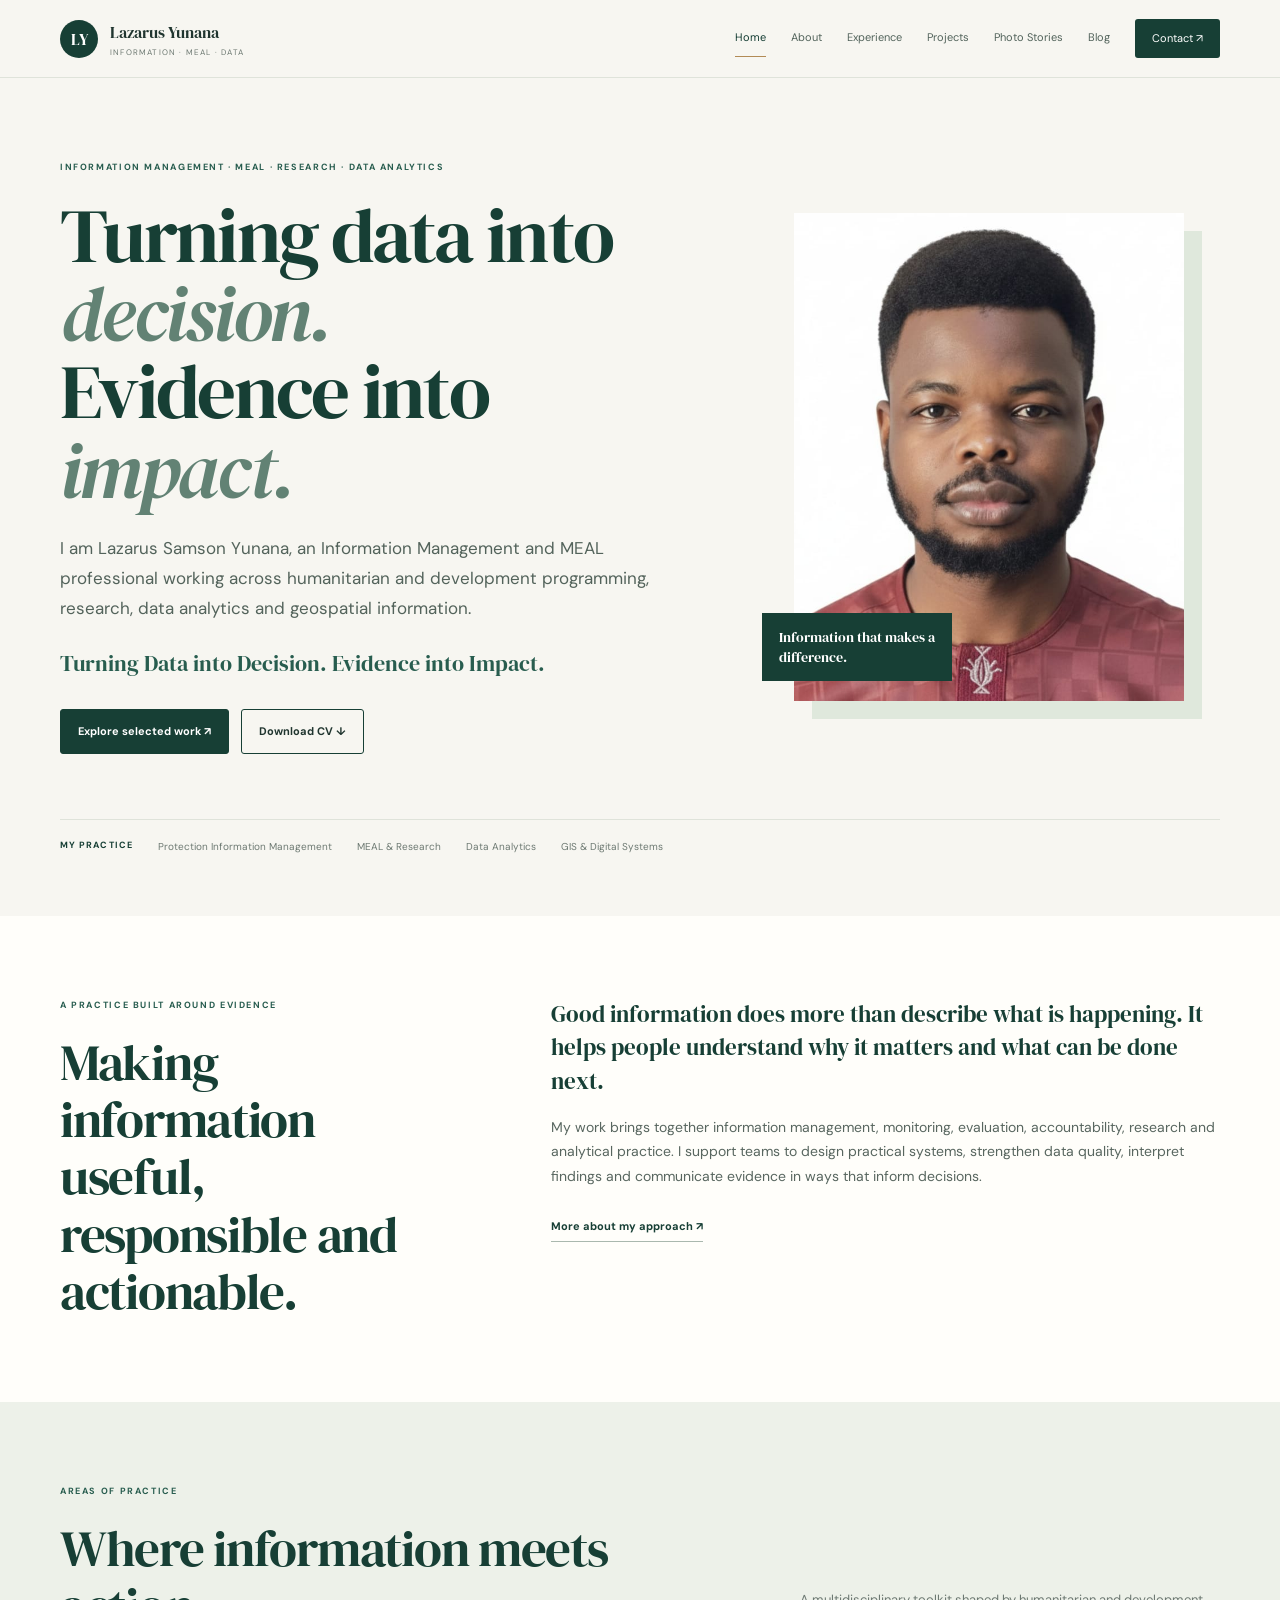
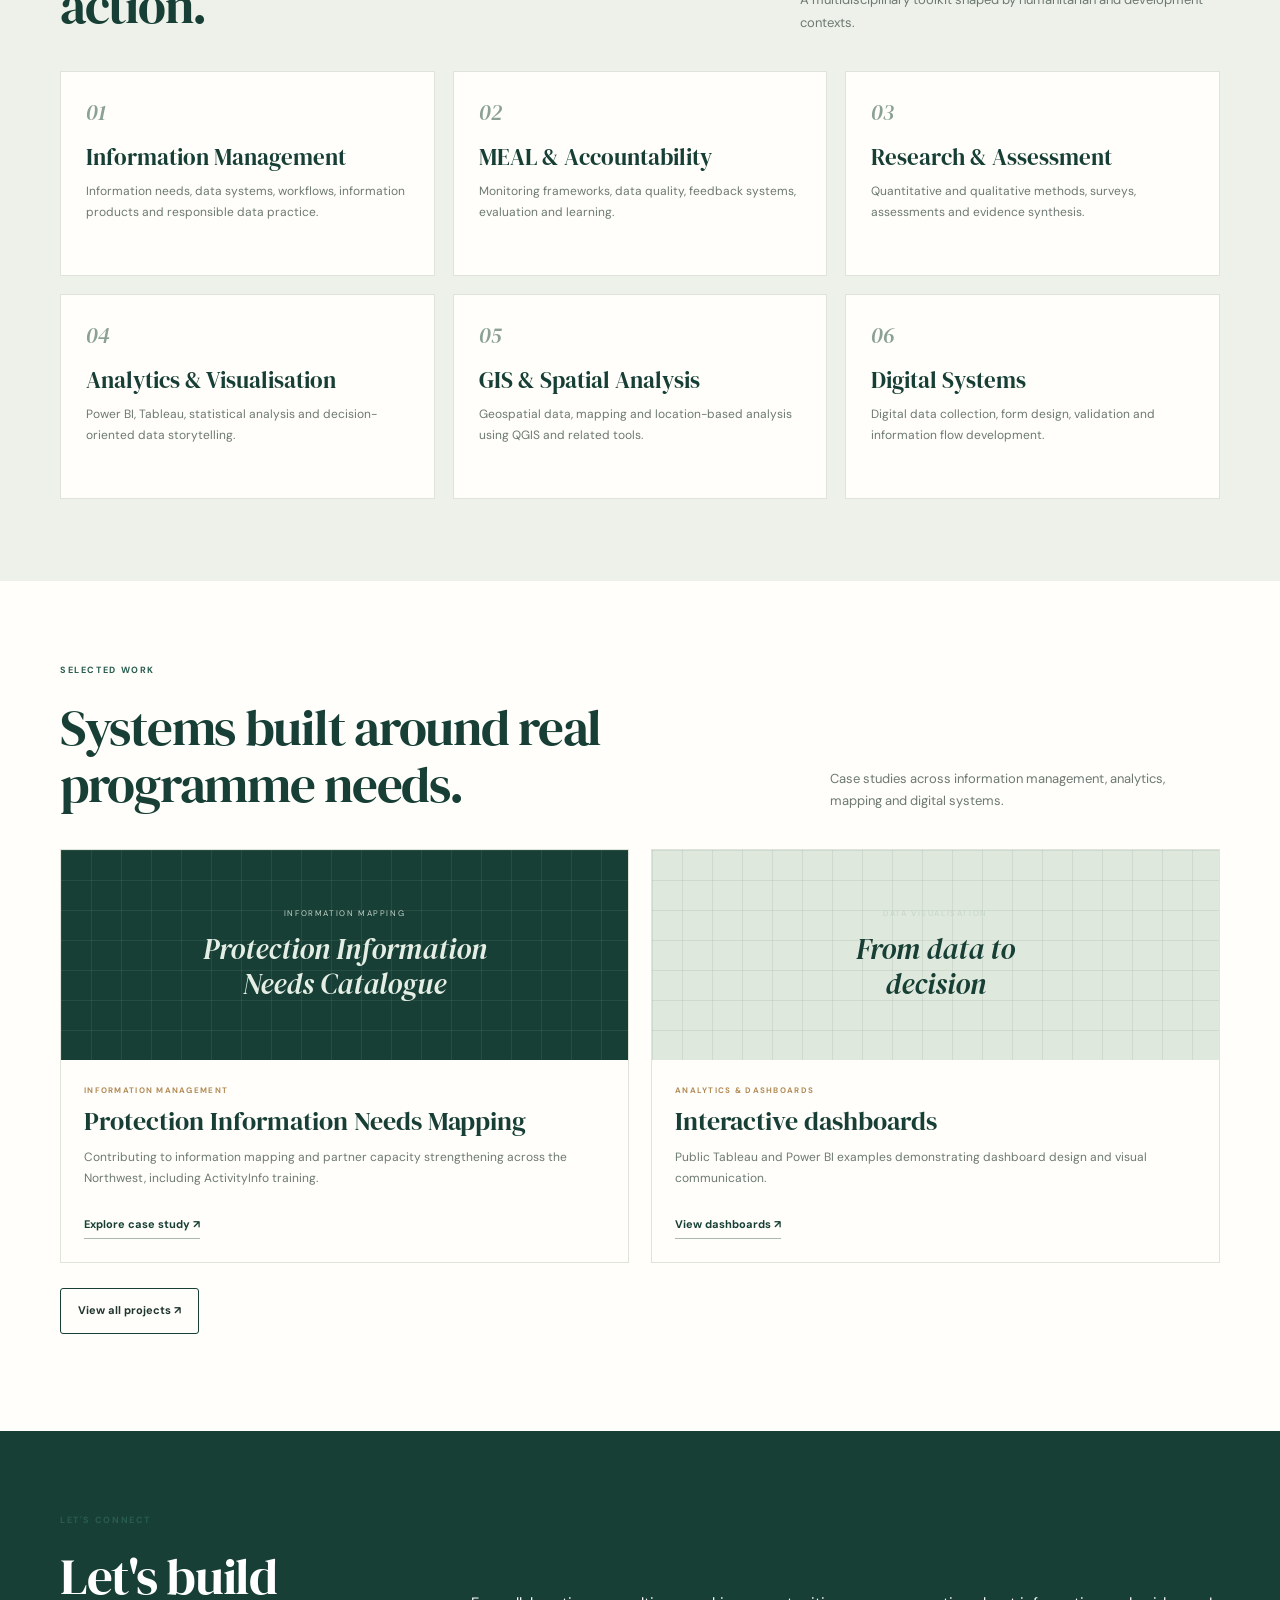
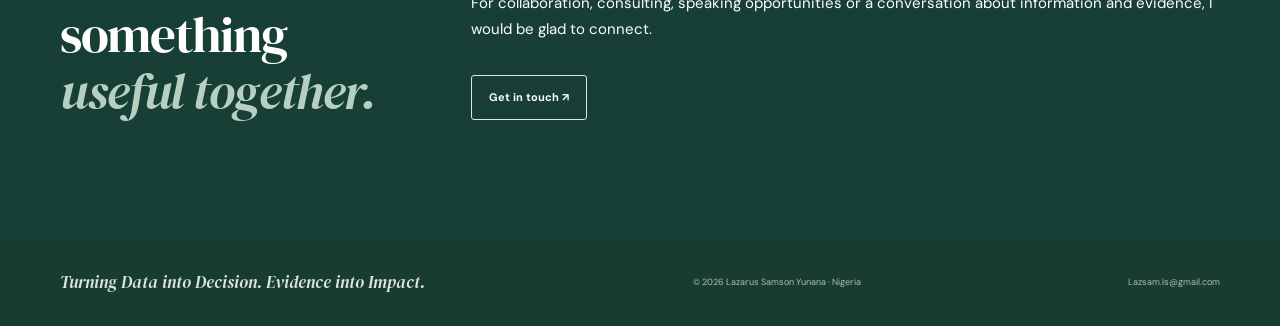
<file: index.html>
<!doctype html><html lang="en"><head><meta charset="utf-8"><meta name="viewport" content="width=device-width,initial-scale=1"><meta name="description" content="Information Management, MEAL, research, data analytics and GIS professional portfolio."><meta name="theme-color" content="#173f35"><title>Home | Lazarus Samson Yunana</title><link rel="stylesheet" href="style.css"><script defer src="script.js"></script></head><body><header class="site-header"><div class="container nav-wrap"><a class="brand" href="index.html"><span class="brand-mark">LY</span><span class="brand-copy"><strong>Lazarus Yunana</strong><small>Information · MEAL · Data</small></span></a><button class="menu-btn" aria-expanded="false">Menu</button><nav class="nav"><a href="index.html" aria-current="page">Home</a><a href="about.html" >About</a><a href="experience.html" >Experience</a><a href="projects.html" >Projects</a><a href="stories.html" >Photo Stories</a><a href="insights.html" >Blog</a><a class="nav-cta" href="contact.html">Contact ↗</a></nav></div></header><main>
<section class="hero"><div class="container hero-grid"><div><p class="eyebrow">INFORMATION MANAGEMENT · MEAL · RESEARCH · DATA ANALYTICS</p><h1>Turning data into <em>decision.</em><br>Evidence into <em>impact.</em></h1><p class="hero-lead">I am Lazarus Samson Yunana, an Information Management and MEAL professional working across humanitarian and development programming, research, data analytics and geospatial information.</p><p class="hero-tagline">Turning Data into Decision. Evidence into Impact.</p><div class="hero-actions"><a class="btn btn-primary" href="projects.html">Explore selected work ↗</a><a class="btn" href="documents/Lazarus-Samson-Yunana-CV.pdf" download>Download CV ↓</a></div></div><div class="portrait-wrap"><img class="portrait" src="images/profile-photo.jpeg" alt="Portrait of Lazarus Samson Yunana"><div class="portrait-note">Information that makes a difference.</div></div></div><div class="container hero-foot"><strong>MY PRACTICE</strong><span>Protection Information Management</span><span>MEAL & Research</span><span>Data Analytics</span><span>GIS & Digital Systems</span></div></section>
<section class="section section-white"><div class="container intro-grid"><div><p class="section-kicker">A PRACTICE BUILT AROUND EVIDENCE</p><h2 class="section-title">Making information useful, responsible and actionable.</h2></div><div class="intro-copy"><p class="lead">Good information does more than describe what is happening. It helps people understand why it matters and what can be done next.</p><p>My work brings together information management, monitoring, evaluation, accountability, research and analytical practice. I support teams to design practical systems, strengthen data quality, interpret findings and communicate evidence in ways that inform decisions.</p><a class="text-link" href="about.html">More about my approach ↗</a></div></div></section>
<section class="section section-sage"><div class="container"><div class="section-heading"><div><p class="section-kicker">AREAS OF PRACTICE</p><h2>Where information meets action.</h2></div><p>A multidisciplinary toolkit shaped by humanitarian and development contexts.</p></div><div class="cards"><article class="card"><span class="card-num">01</span><h3>Information Management</h3><p>Information needs, data systems, workflows, information products and responsible data practice.</p></article><article class="card"><span class="card-num">02</span><h3>MEAL & Accountability</h3><p>Monitoring frameworks, data quality, feedback systems, evaluation and learning.</p></article><article class="card"><span class="card-num">03</span><h3>Research & Assessment</h3><p>Quantitative and qualitative methods, surveys, assessments and evidence synthesis.</p></article><article class="card"><span class="card-num">04</span><h3>Analytics & Visualisation</h3><p>Power BI, Tableau, statistical analysis and decision-oriented data storytelling.</p></article><article class="card"><span class="card-num">05</span><h3>GIS & Spatial Analysis</h3><p>Geospatial data, mapping and location-based analysis using QGIS and related tools.</p></article><article class="card"><span class="card-num">06</span><h3>Digital Systems</h3><p>Digital data collection, form design, validation and information flow development.</p></article></div></div></section>
<section class="section section-white"><div class="container"><div class="section-heading"><div><p class="section-kicker">SELECTED WORK</p><h2>Systems built around real programme needs.</h2></div><p>Case studies across information management, analytics, mapping and digital systems.</p></div><div class="project-grid"><article class="project-card"><div class="project-art"><div class="art-words"><small>INFORMATION MAPPING</small>Protection Information<br>Needs Catalogue</div></div><div class="project-body"><div class="project-meta">INFORMATION MANAGEMENT</div><h3>Protection Information Needs Mapping</h3><p>Contributing to information mapping and partner capacity strengthening across the Northwest, including ActivityInfo training.</p><a class="text-link" href="projects.html#protection-needs">Explore case study ↗</a></div></article><article class="project-card"><div class="project-art art-sage"><div class="art-words"><small>DATA VISUALISATION</small>From data to<br>decision</div></div><div class="project-body"><div class="project-meta">ANALYTICS & DASHBOARDS</div><h3>Interactive dashboards</h3><p>Public Tableau and Power BI examples demonstrating dashboard design and visual communication.</p><a class="text-link" href="projects.html#dashboards">View dashboards ↗</a></div></article></div><p style="margin-top:25px"><a class="btn" href="projects.html">View all projects ↗</a></p></div></section>
<section class="section section-dark"><div class="container section-heading"><div><p class="section-kicker">LET'S CONNECT</p><h2 style="color:white">Let's build something<br><em style="color:#b6cfc0">useful together.</em></h2></div><div><p>For collaboration, consulting, speaking opportunities or a conversation about information and evidence, I would be glad to connect.</p><a class="btn" style="border-color:#dce8df;color:white;margin-top:18px" href="contact.html">Get in touch ↗</a></div></div></section></main><footer class="site-footer"><div class="container footer-wrap"><p>Turning Data into Decision. Evidence into Impact.</p><small>© <span data-year>2026</span> Lazarus Samson Yunana · Nigeria</small><small><a href="mailto:Lazsam.ls@gmail.com">Lazsam.ls@gmail.com</a></small></div></footer></body></html>
</file>
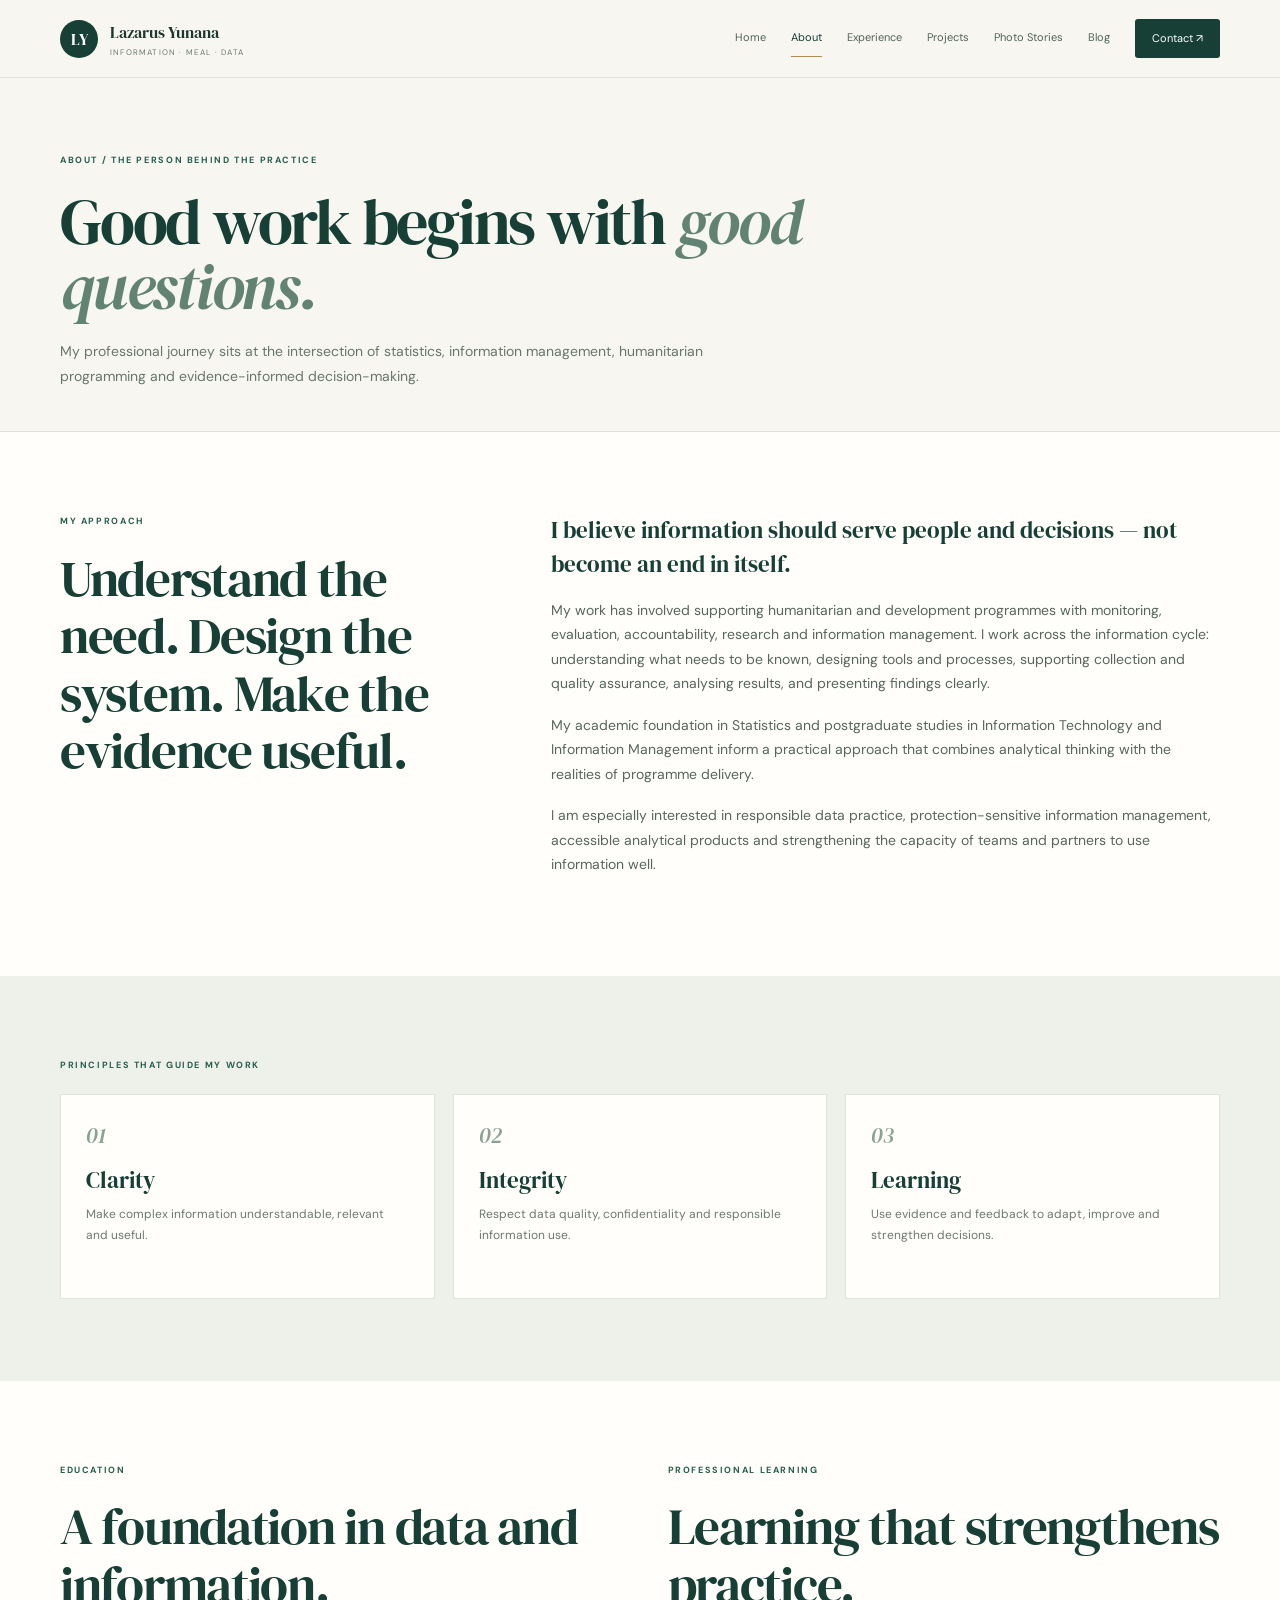
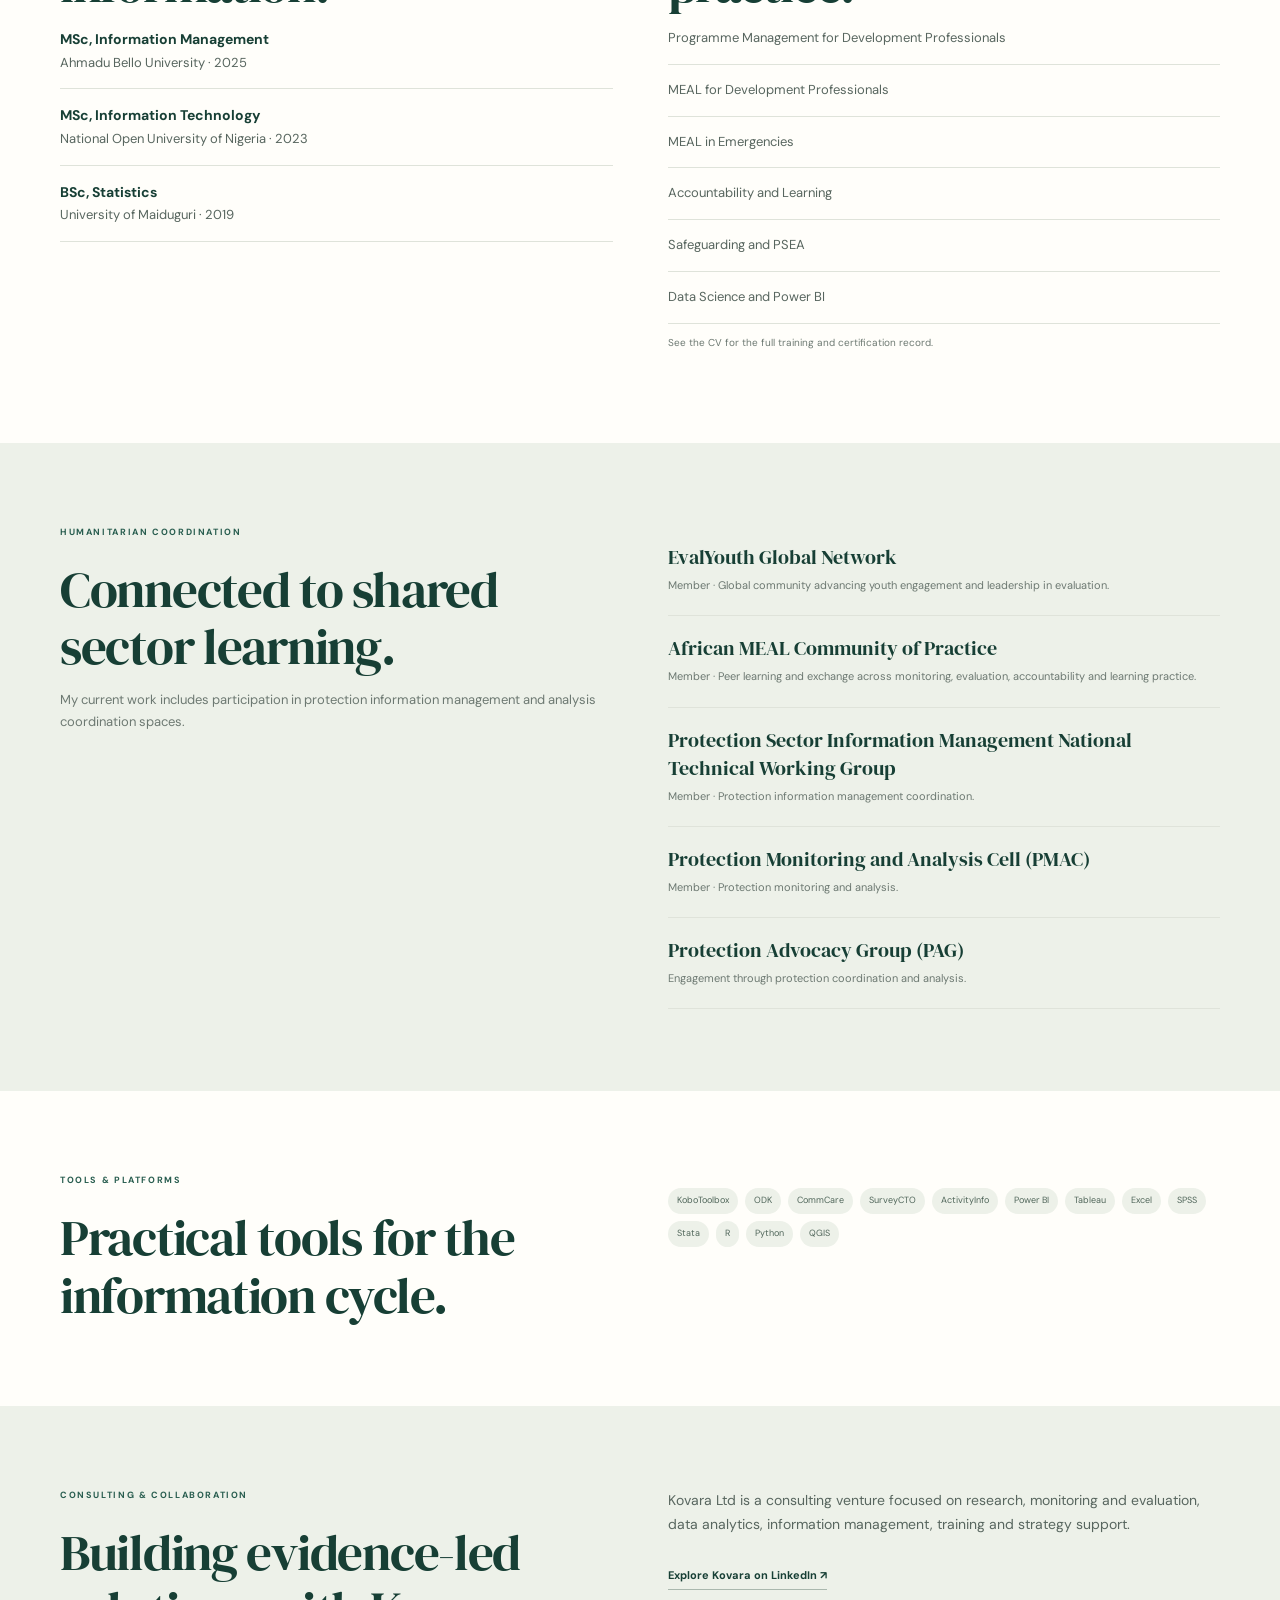
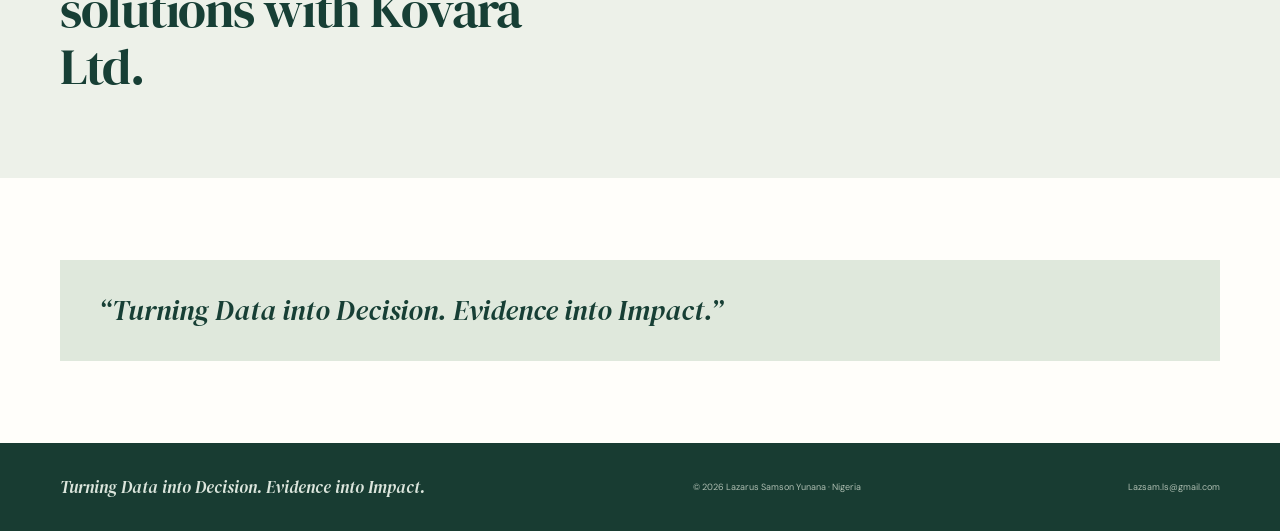
<file: about.html>
<!doctype html><html lang="en"><head><meta charset="utf-8"><meta name="viewport" content="width=device-width,initial-scale=1"><meta name="description" content="Professional background, approach, education and affiliations."><meta name="theme-color" content="#173f35"><title>About | Lazarus Samson Yunana</title><link rel="stylesheet" href="style.css"><script defer src="script.js"></script></head><body><header class="site-header"><div class="container nav-wrap"><a class="brand" href="index.html"><span class="brand-mark">LY</span><span class="brand-copy"><strong>Lazarus Yunana</strong><small>Information · MEAL · Data</small></span></a><button class="menu-btn" aria-expanded="false">Menu</button><nav class="nav"><a href="index.html" >Home</a><a href="about.html" aria-current="page">About</a><a href="experience.html" >Experience</a><a href="projects.html" >Projects</a><a href="stories.html" >Photo Stories</a><a href="insights.html" >Blog</a><a class="nav-cta" href="contact.html">Contact ↗</a></nav></div></header><main>
<section class="page-hero"><div class="container"><p class="crumb">ABOUT / THE PERSON BEHIND THE PRACTICE</p><h1>Good work begins with <em>good questions.</em></h1><p class="page-lead">My professional journey sits at the intersection of statistics, information management, humanitarian programming and evidence-informed decision-making.</p></div></section>
<section class="section section-white"><div class="container intro-grid"><div><p class="section-kicker">MY APPROACH</p><h2 class="section-title">Understand the need. Design the system. Make the evidence useful.</h2></div><div class="intro-copy"><p class="lead">I believe information should serve people and decisions — not become an end in itself.</p><p>My work has involved supporting humanitarian and development programmes with monitoring, evaluation, accountability, research and information management. I work across the information cycle: understanding what needs to be known, designing tools and processes, supporting collection and quality assurance, analysing results, and presenting findings clearly.</p><p>My academic foundation in Statistics and postgraduate studies in Information Technology and Information Management inform a practical approach that combines analytical thinking with the realities of programme delivery.</p><p>I am especially interested in responsible data practice, protection-sensitive information management, accessible analytical products and strengthening the capacity of teams and partners to use information well.</p></div></div></section>
<section class="section section-sage"><div class="container"><p class="section-kicker">PRINCIPLES THAT GUIDE MY WORK</p><div class="cards"><article class="card"><span class="card-num">01</span><h3>Clarity</h3><p>Make complex information understandable, relevant and useful.</p></article><article class="card"><span class="card-num">02</span><h3>Integrity</h3><p>Respect data quality, confidentiality and responsible information use.</p></article><article class="card"><span class="card-num">03</span><h3>Learning</h3><p>Use evidence and feedback to adapt, improve and strengthen decisions.</p></article></div></div></section>
<section class="section section-white"><div class="container split"><div><p class="section-kicker">EDUCATION</p><h2 class="section-title">A foundation in data and information.</h2><ul class="detail-list"><li><strong>MSc, Information Management</strong>Ahmadu Bello University · 2025</li><li><strong>MSc, Information Technology</strong>National Open University of Nigeria · 2023</li><li><strong>BSc, Statistics</strong>University of Maiduguri · 2019</li></ul></div><div><p class="section-kicker">PROFESSIONAL LEARNING</p><h2 class="section-title">Learning that strengthens practice.</h2><ul class="detail-list"><li>Programme Management for Development Professionals</li><li>MEAL for Development Professionals</li><li>MEAL in Emergencies</li><li>Accountability and Learning</li><li>Safeguarding and PSEA</li><li>Data Science and Power BI</li></ul><p style="font-size:10px;color:var(--muted)">See the CV for the full training and certification record.</p></div></div></section>
<section class="section section-sage"><div class="container split"><div><p class="section-kicker">HUMANITARIAN COORDINATION</p><h2 class="section-title">Connected to shared sector learning.</h2><p style="color:var(--muted);font-size:13px">My current work includes participation in protection information management and analysis coordination spaces.</p></div><div><div class="affiliation"><strong>EvalYouth Global Network</strong><span>Member · Global community advancing youth engagement and leadership in evaluation.</span></div><div class="affiliation"><strong>African MEAL Community of Practice</strong><span>Member · Peer learning and exchange across monitoring, evaluation, accountability and learning practice.</span></div><div class="affiliation"><strong>Protection Sector Information Management National Technical Working Group</strong><span>Member · Protection information management coordination.</span></div><div class="affiliation"><strong>Protection Monitoring and Analysis Cell (PMAC)</strong><span>Member · Protection monitoring and analysis.</span></div><div class="affiliation"><strong>Protection Advocacy Group (PAG)</strong><span>Engagement through protection coordination and analysis.</span></div></div></div></section><section class="section section-white"><div class="container split"><div><p class="section-kicker">TOOLS & PLATFORMS</p><h2 class="section-title">Practical tools for the information cycle.</h2></div><div class="project-tools"><span>KoboToolbox</span><span>ODK</span><span>CommCare</span><span>SurveyCTO</span><span>ActivityInfo</span><span>Power BI</span><span>Tableau</span><span>Excel</span><span>SPSS</span><span>Stata</span><span>R</span><span>Python</span><span>QGIS</span></div></div></section><section class="section section-sage"><div class="container split"><div><p class="section-kicker">CONSULTING & COLLABORATION</p><h2 class="section-title">Building evidence-led solutions with Kovara Ltd.</h2></div><div class="intro-copy"><p>Kovara Ltd is a consulting venture focused on research, monitoring and evaluation, data analytics, information management, training and strategy support.</p><a class="text-link" href="https://www.linkedin.com/company/kovara-ltd/" target="_blank" rel="noopener">Explore Kovara on LinkedIn ↗</a></div></div></section><section class="section section-white"><div class="container quote-band">“Turning Data into Decision. Evidence into Impact.”</div></section></main><footer class="site-footer"><div class="container footer-wrap"><p>Turning Data into Decision. Evidence into Impact.</p><small>© <span data-year>2026</span> Lazarus Samson Yunana · Nigeria</small><small><a href="mailto:Lazsam.ls@gmail.com">Lazsam.ls@gmail.com</a></small></div></footer></body></html>
</file>
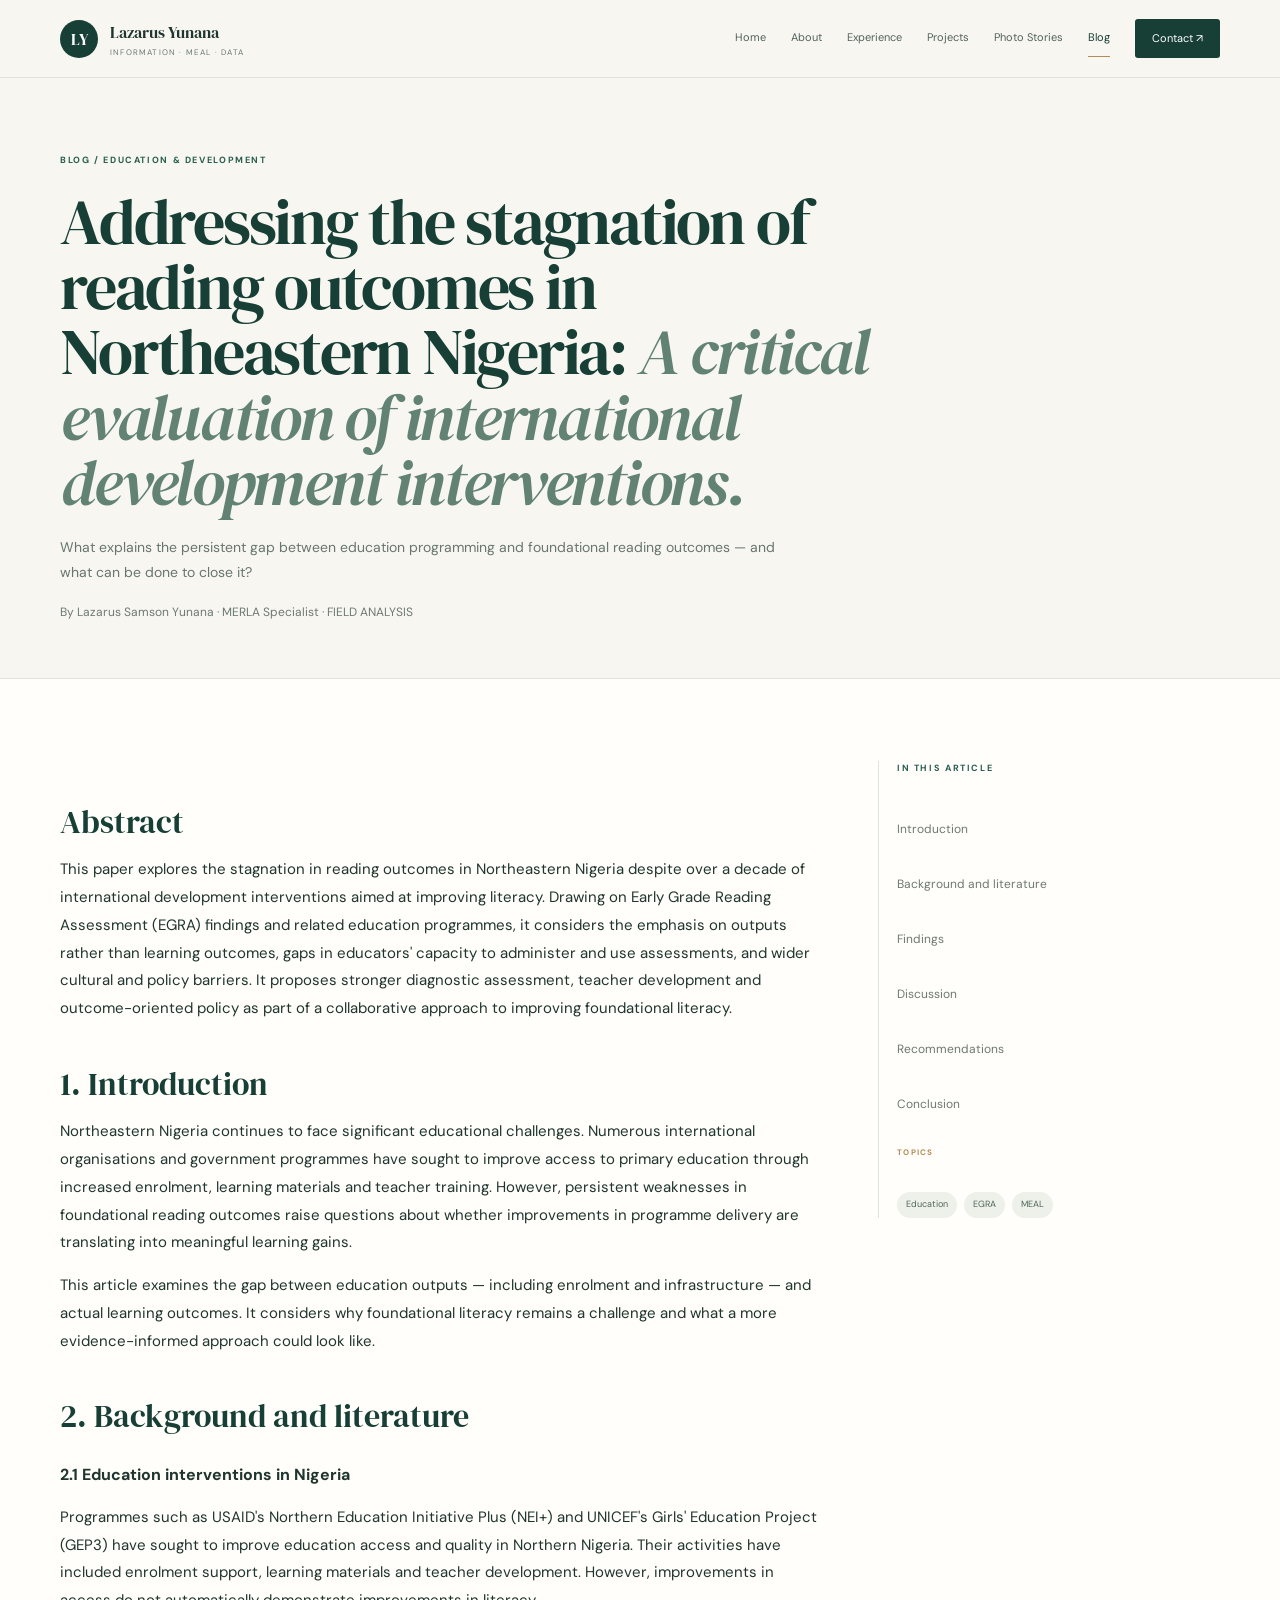
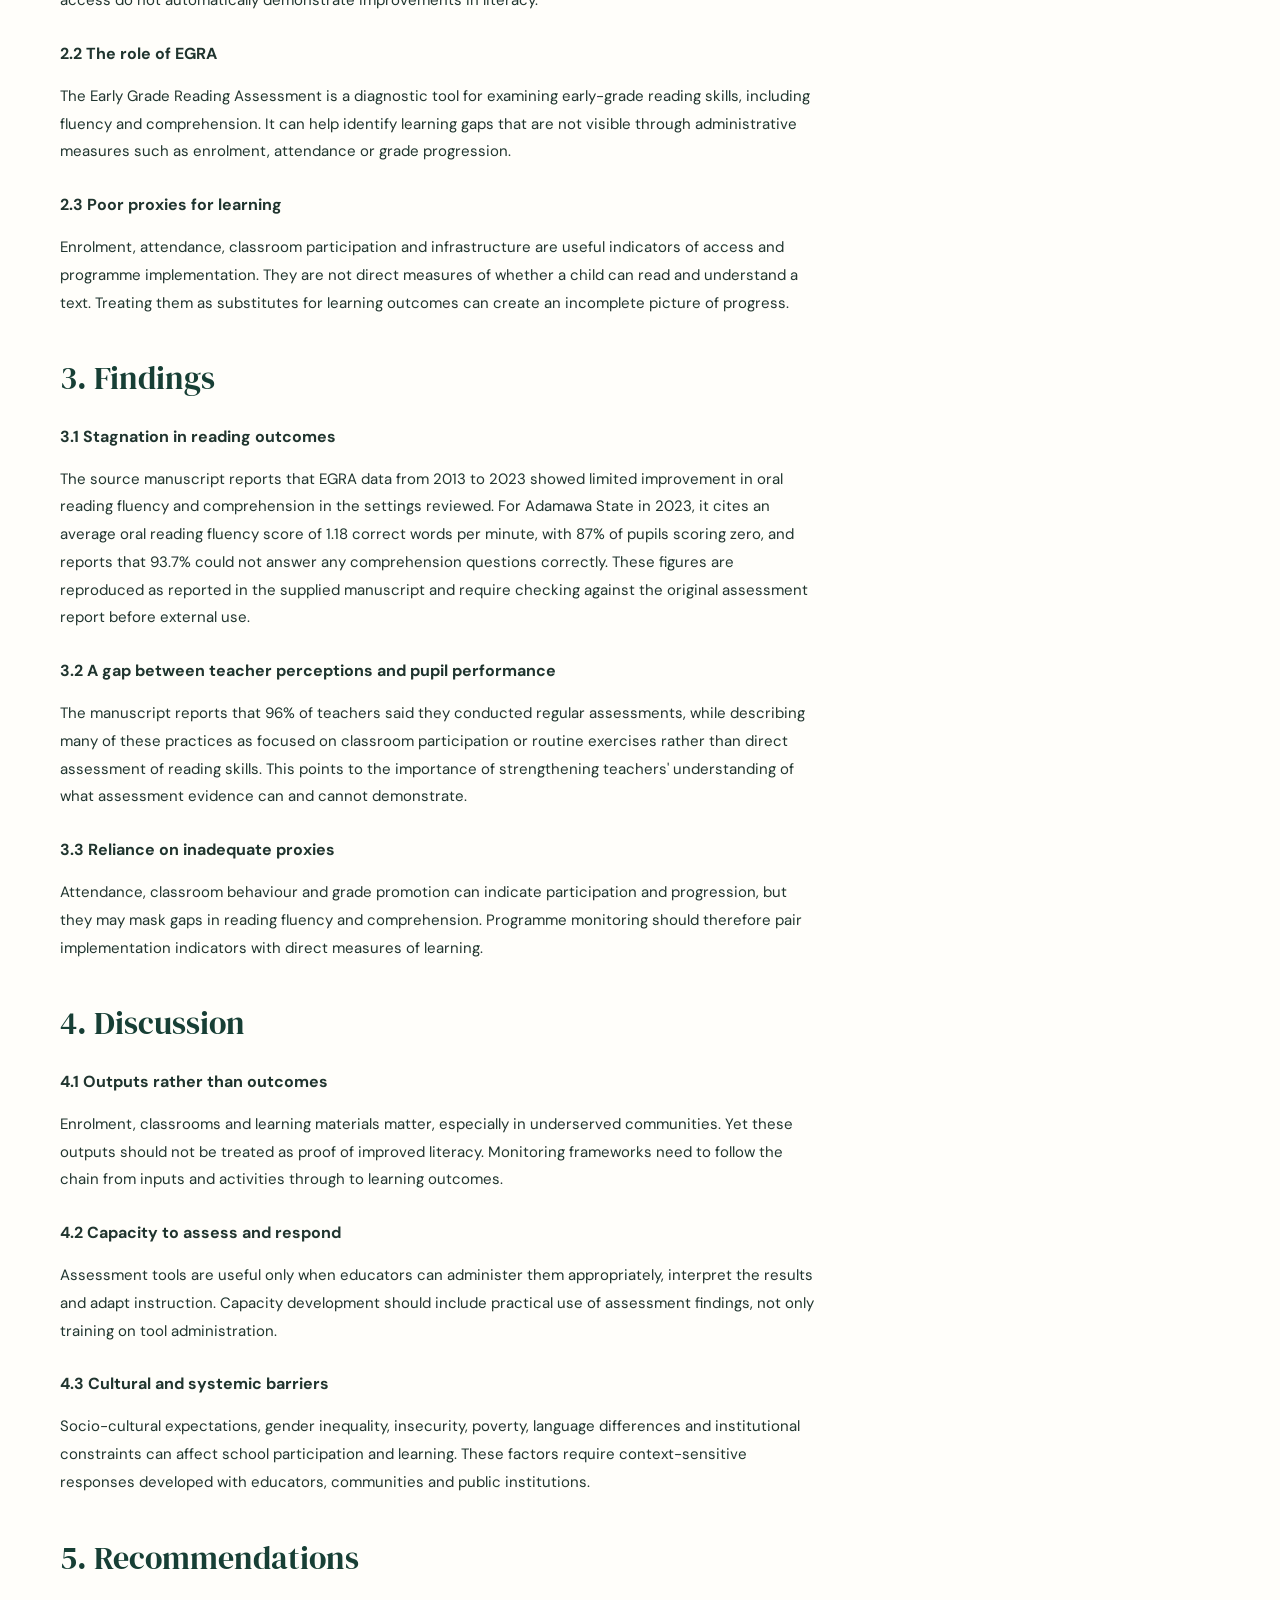
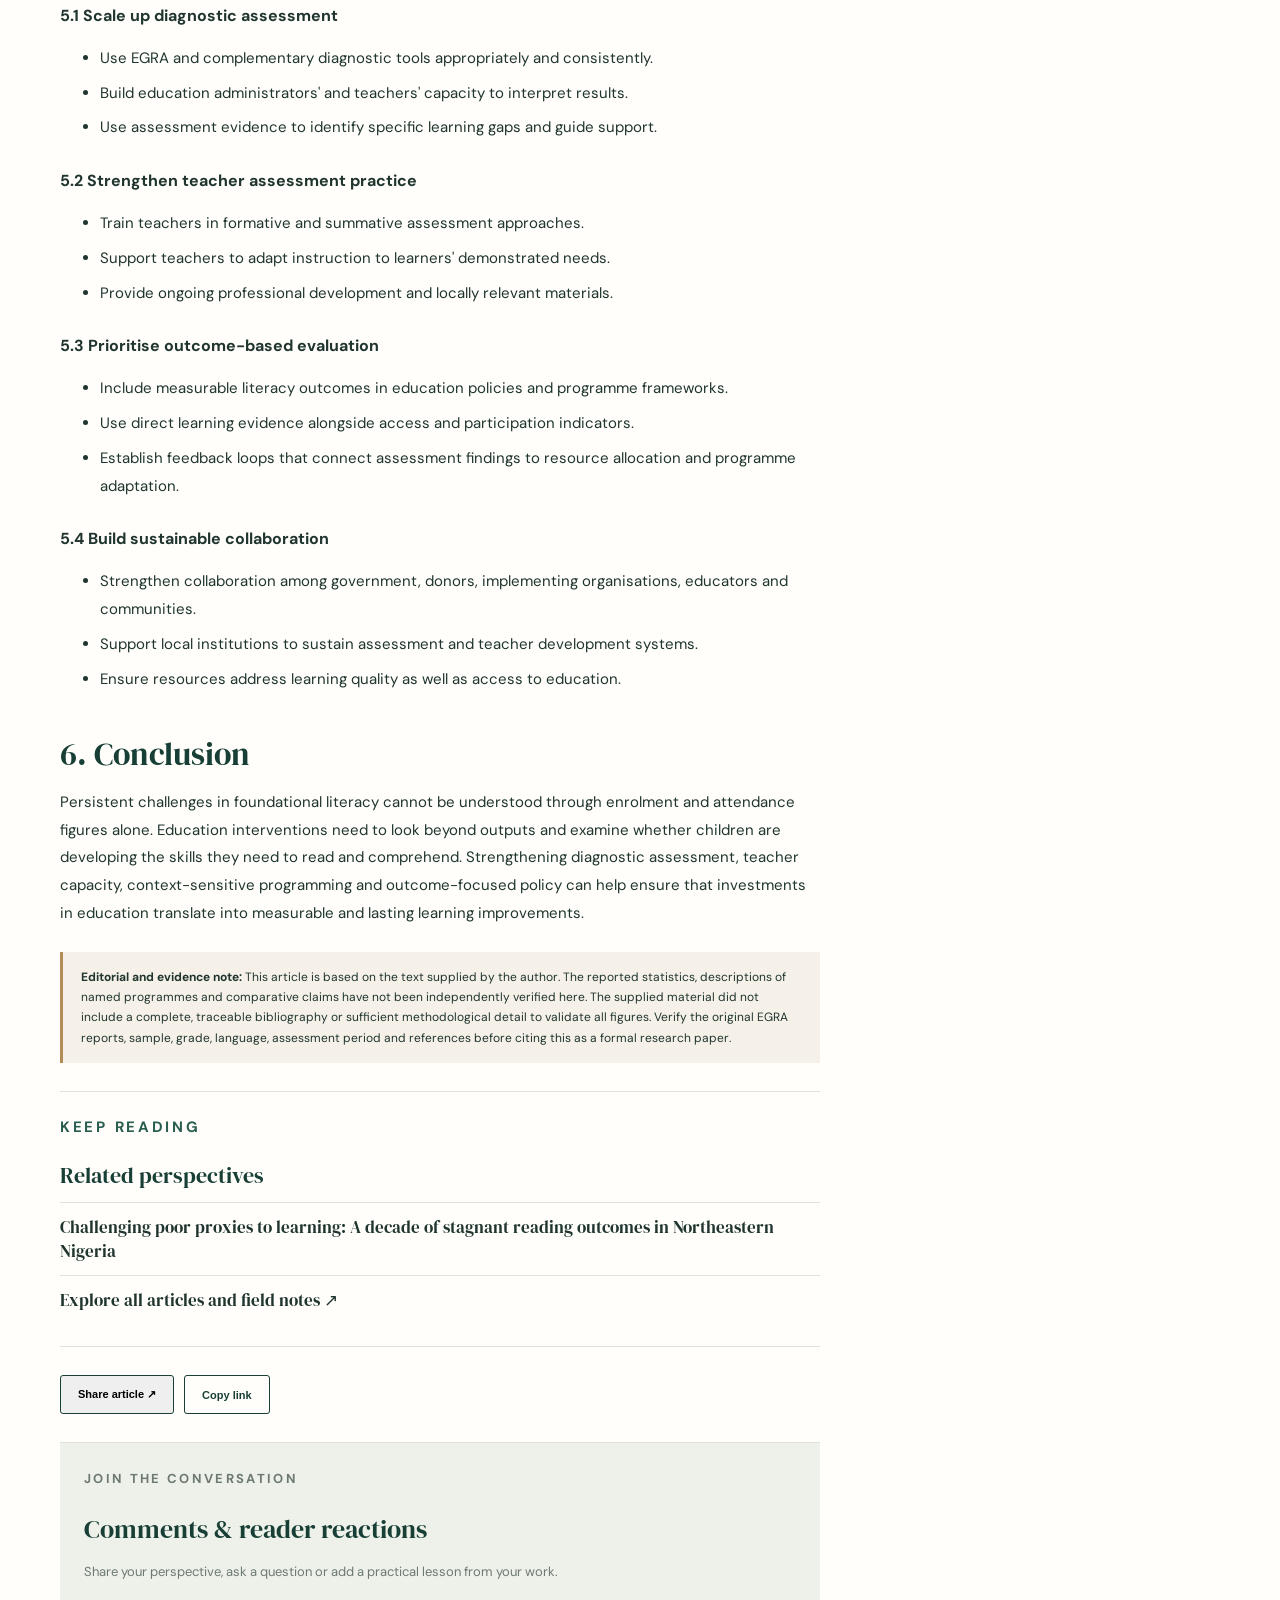
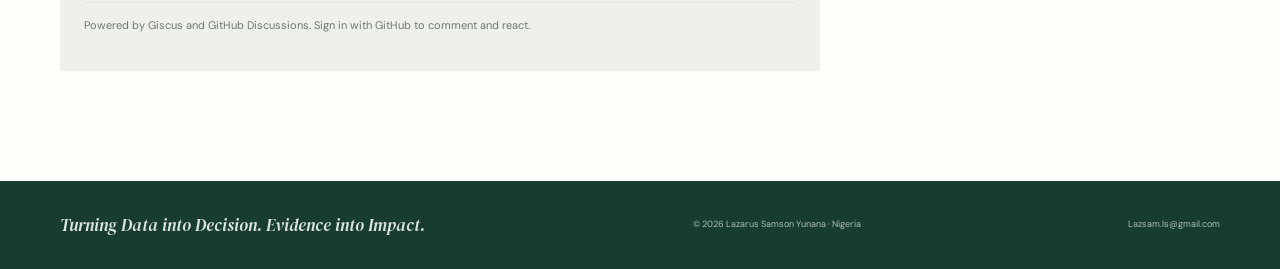
<file: addressing-reading-stagnation.html>
<!doctype html>
<html lang="en"><head><meta charset="utf-8"><meta name="viewport" content="width=device-width,initial-scale=1"><meta name="description" content="A critical evaluation of international development interventions and persistent reading outcome challenges in Northeastern Nigeria."><meta name="theme-color" content="#173f35"><title>Addressing the Stagnation of Reading Outcomes | Lazarus Samson Yunana</title><link rel="stylesheet" href="style.css"><script defer src="script.js"></script></head>
<body><header class="site-header"><div class="container nav-wrap"><a class="brand" href="index.html"><span class="brand-mark">LY</span><span class="brand-copy"><strong>Lazarus Yunana</strong><small>Information · MEAL · Data</small></span></a><button class="menu-btn" aria-expanded="false">Menu</button><nav class="nav"><a href="index.html">Home</a><a href="about.html">About</a><a href="experience.html">Experience</a><a href="projects.html">Projects</a><a href="stories.html">Photo Stories</a><a href="insights.html" aria-current="page">Blog</a><a class="nav-cta" href="contact.html">Contact ↗</a></nav></div></header>
<main><section class="page-hero"><div class="container"><p class="crumb">BLOG / EDUCATION & DEVELOPMENT</p><h1>Addressing the stagnation of reading outcomes in Northeastern Nigeria: <em>A critical evaluation of international development interventions.</em></h1><p class="page-lead">What explains the persistent gap between education programming and foundational reading outcomes — and what can be done to close it?</p><p class="article-byline">By Lazarus Samson Yunana · MERLA Specialist · FIELD ANALYSIS</p></div></section>
<article class="section section-white"><div class="container article-layout"><div class="article-body">
<h2>Abstract</h2><p>This paper explores the stagnation in reading outcomes in Northeastern Nigeria despite over a decade of international development interventions aimed at improving literacy. Drawing on Early Grade Reading Assessment (EGRA) findings and related education programmes, it considers the emphasis on outputs rather than learning outcomes, gaps in educators' capacity to administer and use assessments, and wider cultural and policy barriers. It proposes stronger diagnostic assessment, teacher development and outcome-oriented policy as part of a collaborative approach to improving foundational literacy.</p>
<h2 id="introduction">1. Introduction</h2><p>Northeastern Nigeria continues to face significant educational challenges. Numerous international organisations and government programmes have sought to improve access to primary education through increased enrolment, learning materials and teacher training. However, persistent weaknesses in foundational reading outcomes raise questions about whether improvements in programme delivery are translating into meaningful learning gains.</p><p>This article examines the gap between education outputs — including enrolment and infrastructure — and actual learning outcomes. It considers why foundational literacy remains a challenge and what a more evidence-informed approach could look like.</p>
<h2 id="background">2. Background and literature</h2><h3>2.1 Education interventions in Nigeria</h3><p>Programmes such as USAID's Northern Education Initiative Plus (NEI+) and UNICEF's Girls' Education Project (GEP3) have sought to improve education access and quality in Northern Nigeria. Their activities have included enrolment support, learning materials and teacher development. However, improvements in access do not automatically demonstrate improvements in literacy.</p><h3>2.2 The role of EGRA</h3><p>The Early Grade Reading Assessment is a diagnostic tool for examining early-grade reading skills, including fluency and comprehension. It can help identify learning gaps that are not visible through administrative measures such as enrolment, attendance or grade progression.</p><h3>2.3 Poor proxies for learning</h3><p>Enrolment, attendance, classroom participation and infrastructure are useful indicators of access and programme implementation. They are not direct measures of whether a child can read and understand a text. Treating them as substitutes for learning outcomes can create an incomplete picture of progress.</p>
<h2 id="findings">3. Findings</h2><h3>3.1 Stagnation in reading outcomes</h3><p>The source manuscript reports that EGRA data from 2013 to 2023 showed limited improvement in oral reading fluency and comprehension in the settings reviewed. For Adamawa State in 2023, it cites an average oral reading fluency score of 1.18 correct words per minute, with 87% of pupils scoring zero, and reports that 93.7% could not answer any comprehension questions correctly. These figures are reproduced as reported in the supplied manuscript and require checking against the original assessment report before external use.</p><h3>3.2 A gap between teacher perceptions and pupil performance</h3><p>The manuscript reports that 96% of teachers said they conducted regular assessments, while describing many of these practices as focused on classroom participation or routine exercises rather than direct assessment of reading skills. This points to the importance of strengthening teachers' understanding of what assessment evidence can and cannot demonstrate.</p><h3>3.3 Reliance on inadequate proxies</h3><p>Attendance, classroom behaviour and grade promotion can indicate participation and progression, but they may mask gaps in reading fluency and comprehension. Programme monitoring should therefore pair implementation indicators with direct measures of learning.</p>
<h2 id="discussion">4. Discussion</h2><h3>4.1 Outputs rather than outcomes</h3><p>Enrolment, classrooms and learning materials matter, especially in underserved communities. Yet these outputs should not be treated as proof of improved literacy. Monitoring frameworks need to follow the chain from inputs and activities through to learning outcomes.</p><h3>4.2 Capacity to assess and respond</h3><p>Assessment tools are useful only when educators can administer them appropriately, interpret the results and adapt instruction. Capacity development should include practical use of assessment findings, not only training on tool administration.</p><h3>4.3 Cultural and systemic barriers</h3><p>Socio-cultural expectations, gender inequality, insecurity, poverty, language differences and institutional constraints can affect school participation and learning. These factors require context-sensitive responses developed with educators, communities and public institutions.</p>
<h2 id="recommendations">5. Recommendations</h2><h3>5.1 Scale up diagnostic assessment</h3><ul><li>Use EGRA and complementary diagnostic tools appropriately and consistently.</li><li>Build education administrators' and teachers' capacity to interpret results.</li><li>Use assessment evidence to identify specific learning gaps and guide support.</li></ul><h3>5.2 Strengthen teacher assessment practice</h3><ul><li>Train teachers in formative and summative assessment approaches.</li><li>Support teachers to adapt instruction to learners' demonstrated needs.</li><li>Provide ongoing professional development and locally relevant materials.</li></ul><h3>5.3 Prioritise outcome-based evaluation</h3><ul><li>Include measurable literacy outcomes in education policies and programme frameworks.</li><li>Use direct learning evidence alongside access and participation indicators.</li><li>Establish feedback loops that connect assessment findings to resource allocation and programme adaptation.</li></ul><h3>5.4 Build sustainable collaboration</h3><ul><li>Strengthen collaboration among government, donors, implementing organisations, educators and communities.</li><li>Support local institutions to sustain assessment and teacher development systems.</li><li>Ensure resources address learning quality as well as access to education.</li></ul>
<h2 id="conclusion">6. Conclusion</h2><p>Persistent challenges in foundational literacy cannot be understood through enrolment and attendance figures alone. Education interventions need to look beyond outputs and examine whether children are developing the skills they need to read and comprehend. Strengthening diagnostic assessment, teacher capacity, context-sensitive programming and outcome-focused policy can help ensure that investments in education translate into measurable and lasting learning improvements.</p>
<div class="article-note"><strong>Editorial and evidence note:</strong> This article is based on the text supplied by the author. The reported statistics, descriptions of named programmes and comparative claims have not been independently verified here. The supplied material did not include a complete, traceable bibliography or sufficient methodological detail to validate all figures. Verify the original EGRA reports, sample, grade, language, assessment period and references before citing this as a formal research paper.</div>
<section class="related-articles"><p class="section-kicker">KEEP READING</p><h2>Related perspectives</h2><a href="reading-outcomes.html">Challenging poor proxies to learning: A decade of stagnant reading outcomes in Northeastern Nigeria</a><a href="insights.html">Explore all articles and field notes ↗</a></section><div class="article-actions"><button class="btn" type="button" data-share>Share article ↗</button><button class="btn btn-outline" type="button" data-copy>Copy link</button></div><section class="comments-panel"><p class="section-kicker">JOIN THE CONVERSATION</p><h2>Comments & reader reactions</h2><p>Share your perspective, ask a question or add a practical lesson from your work.</p><div class="giscus"></div>
<script src="https://giscus.app/client.js"
        data-repo="Lazarusyunana/lazarusyunana.github.io"
        data-repo-id="R_kgDOTnhXVQ"
        data-category="General"
        data-category-id="DIC_kwDOTnhXVc4DLyE0"
        data-mapping="pathname"
        data-strict="0"
        data-reactions-enabled="1"
        data-emit-metadata="0"
        data-input-position="bottom"
        data-theme="preferred_color_scheme"
        data-lang="en"
        crossorigin="anonymous"
        async>
</script><p class="comment-setup">Powered by Giscus and GitHub Discussions. Sign in with GitHub to comment and react.</p></section></div><aside class="article-aside"><p class="section-kicker">IN THIS ARTICLE</p><a href="#introduction">Introduction</a><a href="#background">Background and literature</a><a href="#findings">Findings</a><a href="#discussion">Discussion</a><a href="#recommendations">Recommendations</a><a href="#conclusion">Conclusion</a><p class="project-meta">TOPICS</p><div class="project-tools"><span>Education</span><span>EGRA</span><span>MEAL</span></div></aside></div></article></main><footer class="site-footer"><div class="container footer-wrap"><p>Turning Data into Decision. Evidence into Impact.</p><small>© <span data-year>2026</span> Lazarus Samson Yunana · Nigeria</small><small><a href="mailto:Lazsam.ls@gmail.com">Lazsam.ls@gmail.com</a></small></div></footer></body></html>
</file>
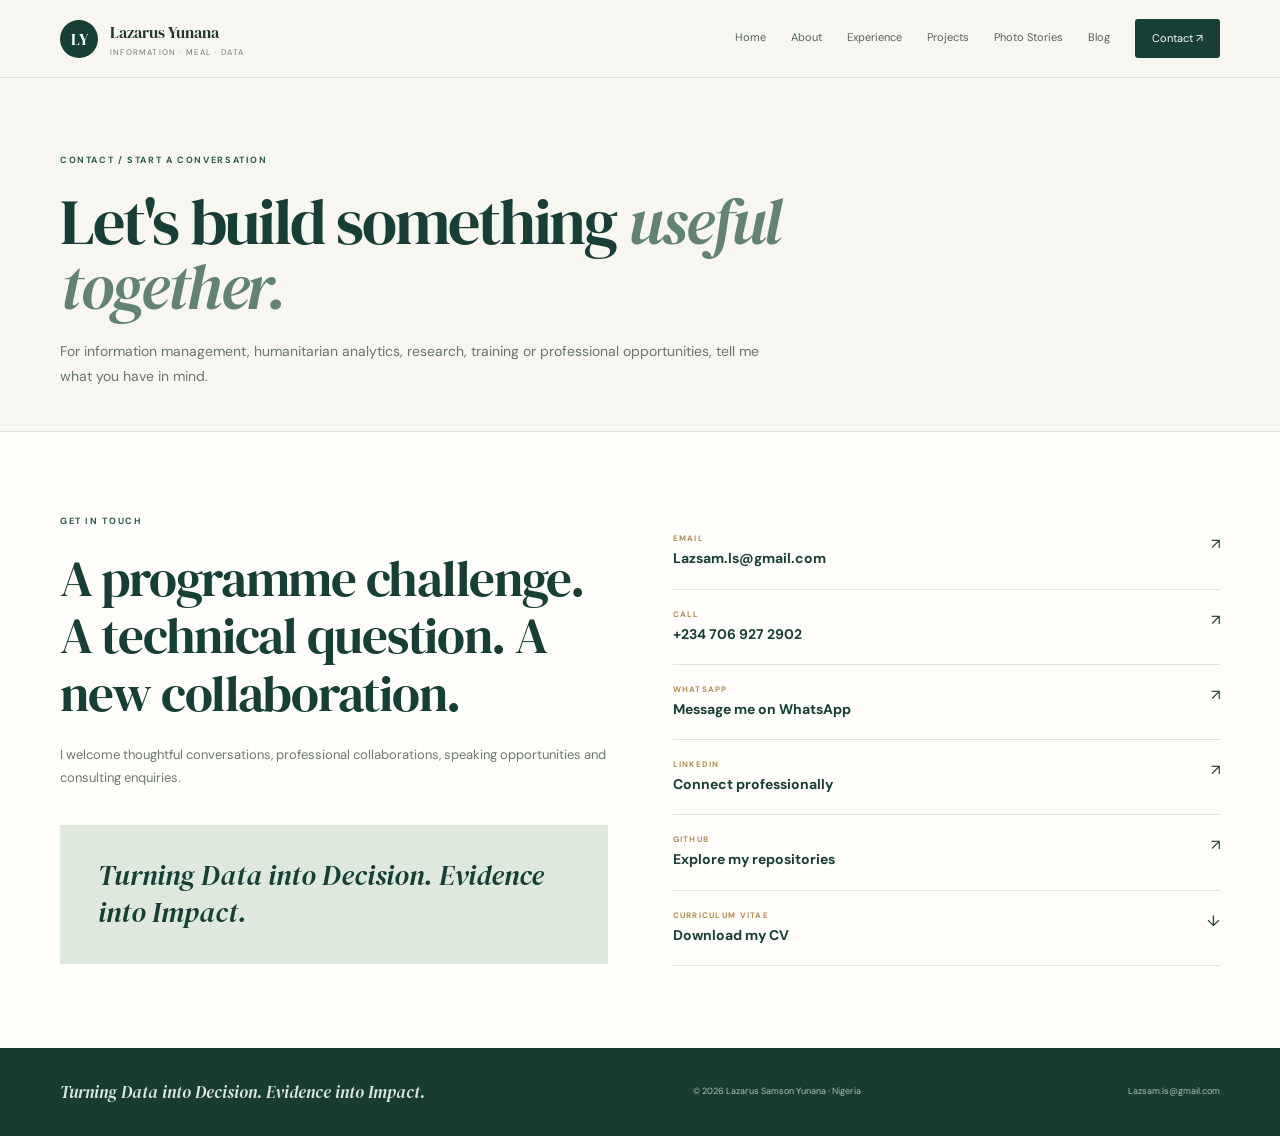
<file: contact.html>
<!doctype html><html lang="en"><head><meta charset="utf-8"><meta name="viewport" content="width=device-width,initial-scale=1"><meta name="description" content="Contact Lazarus Samson Yunana for professional collaboration, consulting, speaking and technical opportunities."><meta name="theme-color" content="#173f35"><title>Contact | Lazarus Samson Yunana</title><link rel="stylesheet" href="style.css"><script defer src="script.js"></script></head><body><header class="site-header"><div class="container nav-wrap"><a class="brand" href="index.html"><span class="brand-mark">LY</span><span class="brand-copy"><strong>Lazarus Yunana</strong><small>Information · MEAL · Data</small></span></a><button class="menu-btn" aria-expanded="false">Menu</button><nav class="nav"><a href="index.html" >Home</a><a href="about.html" >About</a><a href="experience.html" >Experience</a><a href="projects.html" >Projects</a><a href="stories.html" >Photo Stories</a><a href="insights.html" >Blog</a><a class="nav-cta" href="contact.html">Contact ↗</a></nav></div></header><main><section class="page-hero"><div class="container"><p class="crumb">CONTACT / START A CONVERSATION</p><h1>Let's build something <em>useful together.</em></h1><p class="page-lead">For information management, humanitarian analytics, research, training or professional opportunities, tell me what you have in mind.</p></div></section><section class="section section-white"><div class="container contact-grid"><div><p class="section-kicker">GET IN TOUCH</p><h2 class="section-title">A programme challenge. A technical question. A new collaboration.</h2><p style="color:var(--muted);font-size:13px;margin-top:22px">I welcome thoughtful conversations, professional collaborations, speaking opportunities and consulting enquiries.</p><div class="quote-band" style="margin-top:35px">Turning Data into Decision. Evidence into Impact.</div></div><div><a class="contact-method" href="mailto:Lazsam.ls@gmail.com"><span><small>EMAIL</small><strong>Lazsam.ls@gmail.com</strong></span>↗</a><a class="contact-method" href="tel:+2347069272902"><span><small>CALL</small><strong>+234 706 927 2902</strong></span>↗</a><a class="contact-method" href="https://wa.me/2347069272902" target="_blank" rel="noopener"><span><small>WHATSAPP</small><strong>Message me on WhatsApp</strong></span>↗</a><a class="contact-method" href="https://www.linkedin.com/in/lazarus-samson-03a080132/" target="_blank" rel="noopener"><span><small>LINKEDIN</small><strong>Connect professionally</strong></span>↗</a><a class="contact-method" href="https://github.com/Lazarusyunana" target="_blank" rel="noopener"><span><small>GITHUB</small><strong>Explore my repositories</strong></span>↗</a><a class="contact-method" href="documents/Lazarus-Samson-Yunana-CV.pdf" download><span><small>CURRICULUM VITAE</small><strong>Download my CV</strong></span>↓</a></div></div></section></main><footer class="site-footer"><div class="container footer-wrap"><p>Turning Data into Decision. Evidence into Impact.</p><small>© <span data-year>2026</span> Lazarus Samson Yunana · Nigeria</small><small><a href="mailto:Lazsam.ls@gmail.com">Lazsam.ls@gmail.com</a></small></div></footer></body></html>
</file>
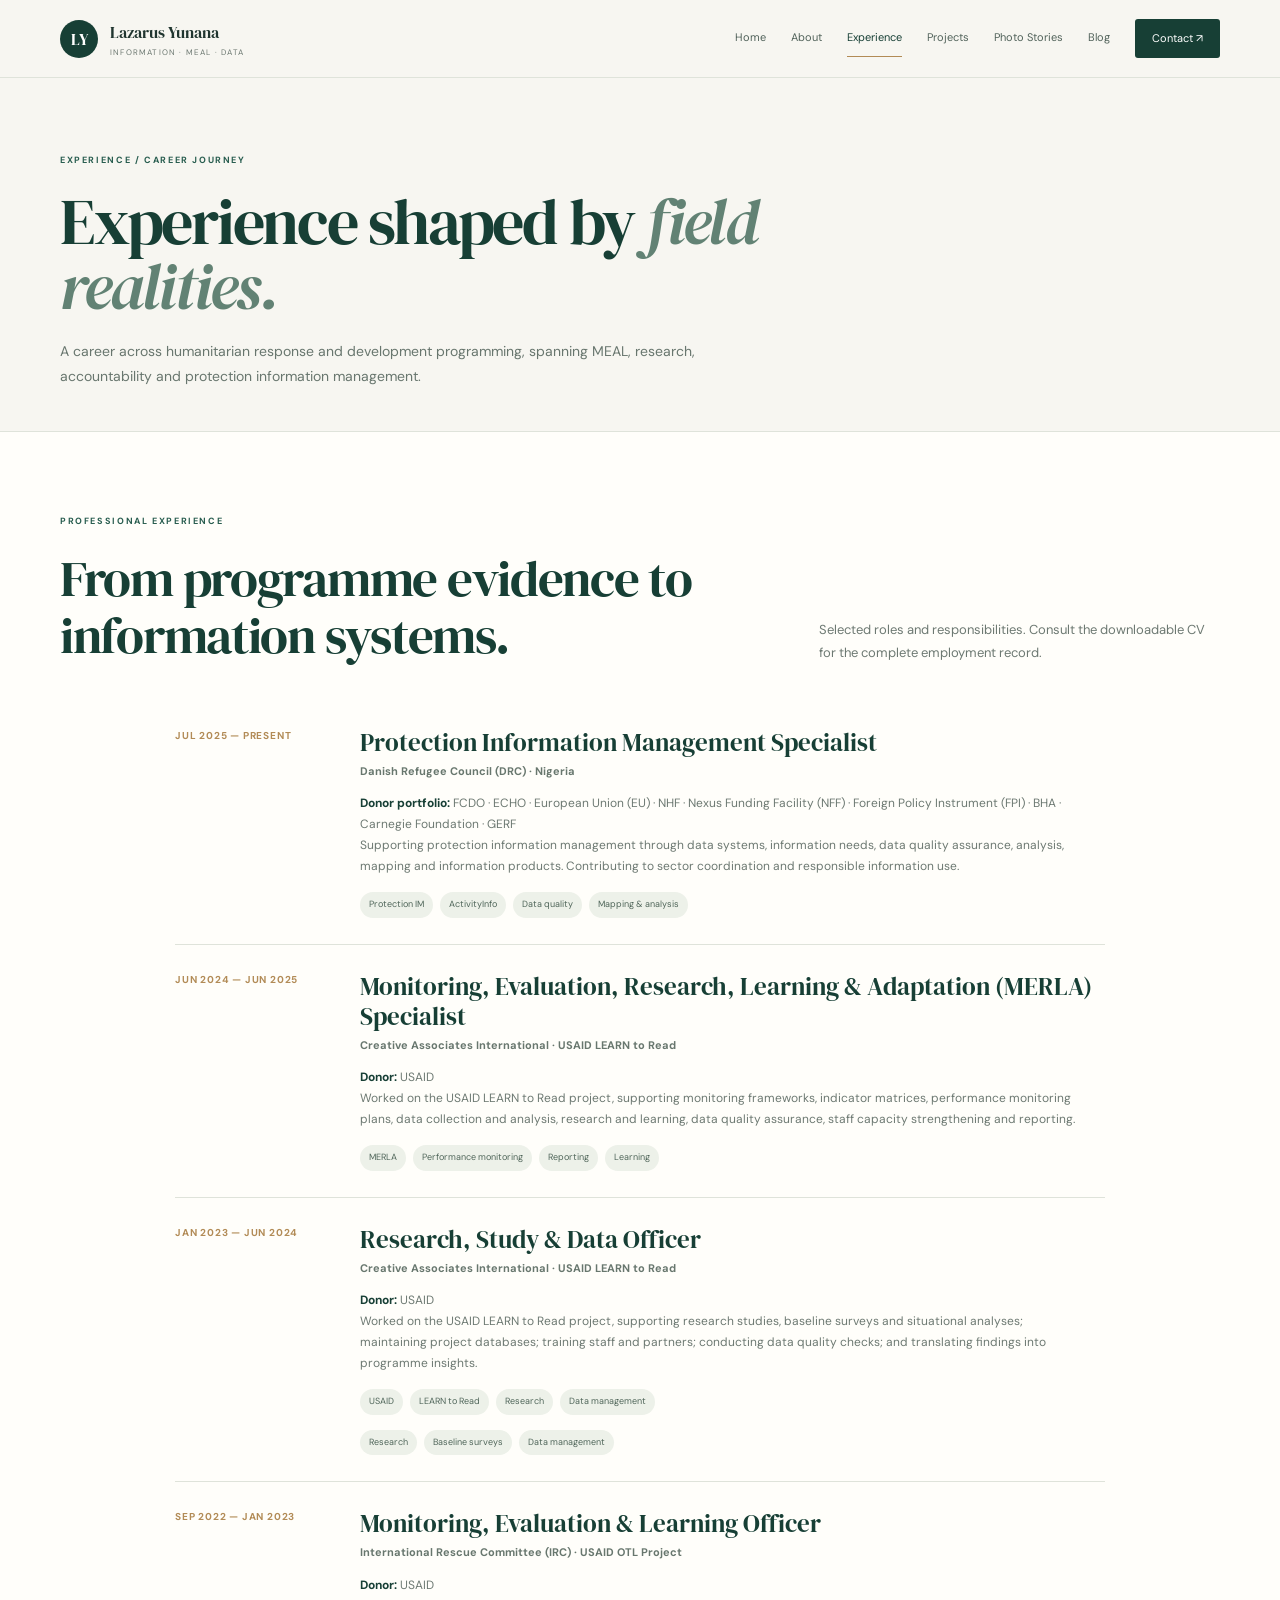
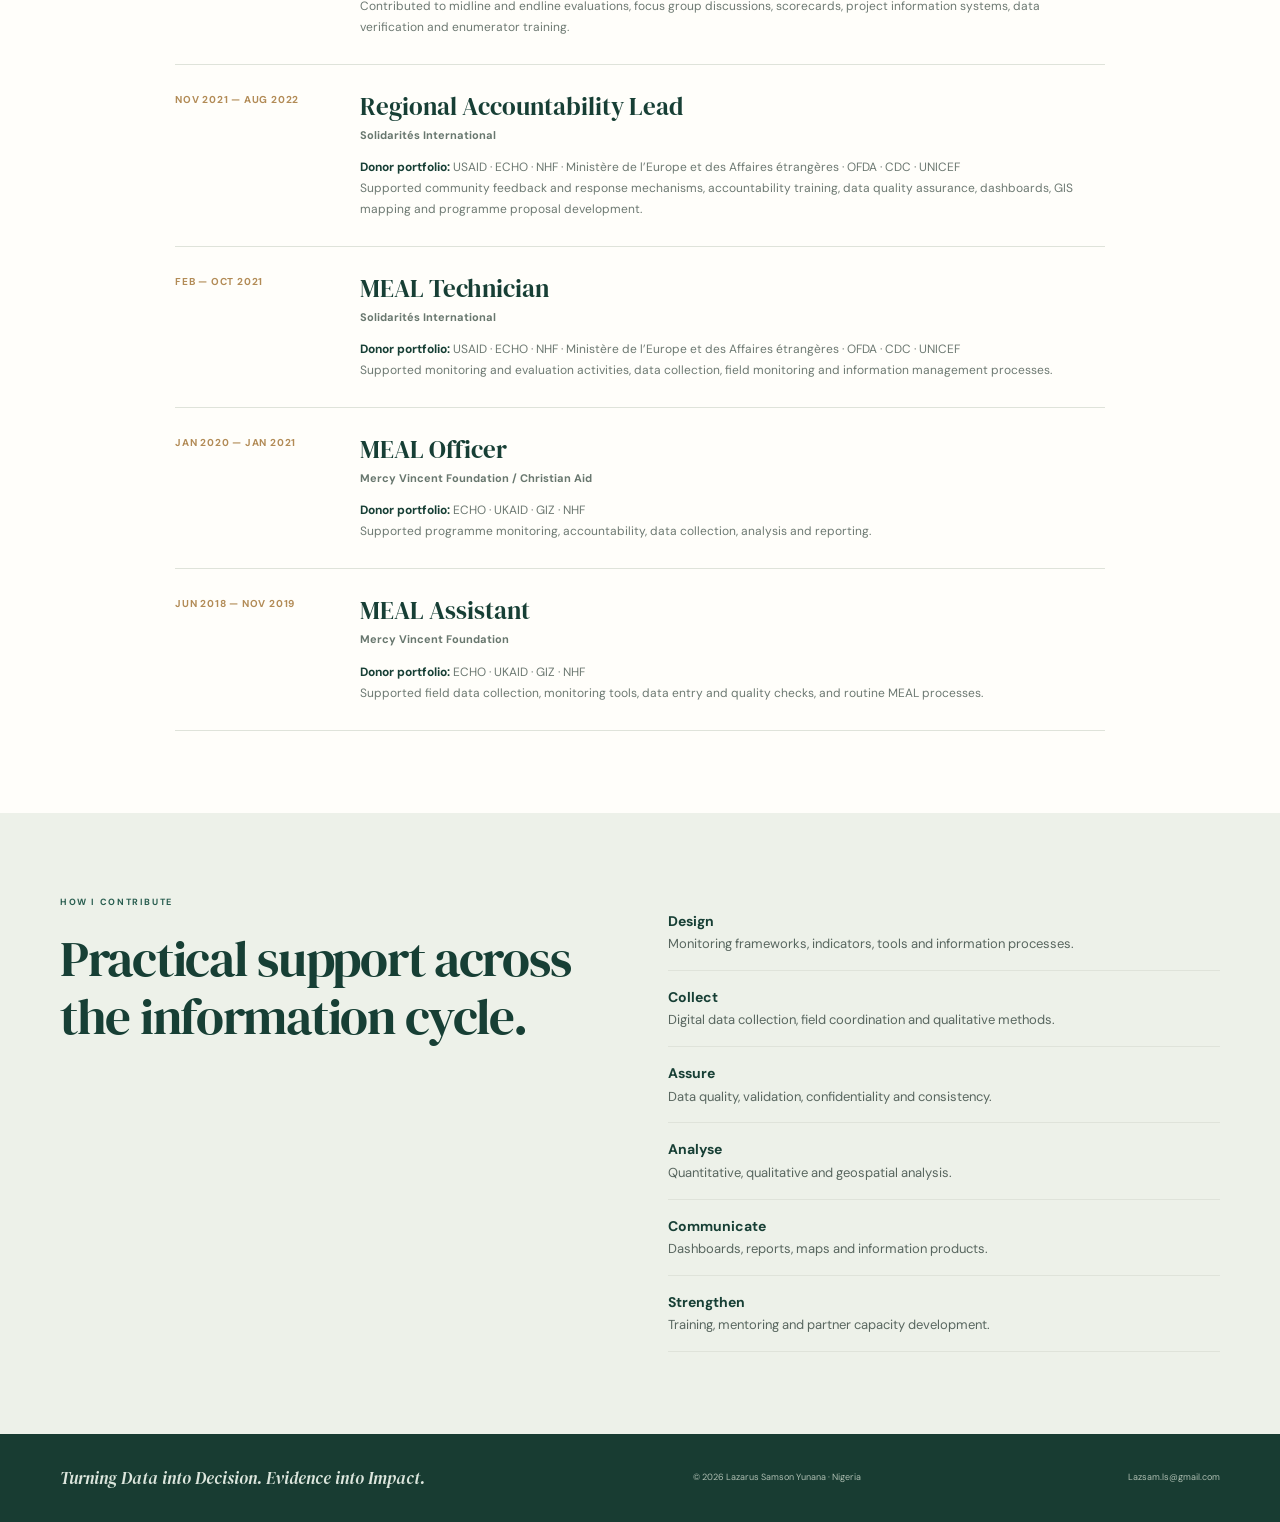
<file: experience.html>
<!doctype html><html lang="en"><head><meta charset="utf-8"><meta name="viewport" content="width=device-width,initial-scale=1"><meta name="description" content="Career history in humanitarian and development programming."><meta name="theme-color" content="#173f35"><title>Experience | Lazarus Samson Yunana</title><link rel="stylesheet" href="style.css"><script defer src="script.js"></script></head><body><header class="site-header"><div class="container nav-wrap"><a class="brand" href="index.html"><span class="brand-mark">LY</span><span class="brand-copy"><strong>Lazarus Yunana</strong><small>Information · MEAL · Data</small></span></a><button class="menu-btn" aria-expanded="false">Menu</button><nav class="nav"><a href="index.html" >Home</a><a href="about.html" >About</a><a href="experience.html" aria-current="page">Experience</a><a href="projects.html" >Projects</a><a href="stories.html" >Photo Stories</a><a href="insights.html" >Blog</a><a class="nav-cta" href="contact.html">Contact ↗</a></nav></div></header><main>
<section class="page-hero"><div class="container"><p class="crumb">EXPERIENCE / CAREER JOURNEY</p><h1>Experience shaped by <em>field realities.</em></h1><p class="page-lead">A career across humanitarian response and development programming, spanning MEAL, research, accountability and protection information management.</p></div></section>
<section class="section section-white"><div class="container"><div class="section-heading"><div><p class="section-kicker">PROFESSIONAL EXPERIENCE</p><h2>From programme evidence to information systems.</h2></div><p>Selected roles and responsibilities. Consult the downloadable CV for the complete employment record.</p></div><div class="timeline">
<article class="timeline-item"><div class="timeline-date">JUL 2025 — PRESENT</div><div><h3>Protection Information Management Specialist</h3><h4>Danish Refugee Council (DRC) · Nigeria</h4><p class="donor-line"><strong>Donor portfolio:</strong> FCDO · ECHO · European Union (EU) · NHF · Nexus Funding Facility (NFF) · Foreign Policy Instrument (FPI) · BHA · Carnegie Foundation · GERF</p><p>Supporting protection information management through data systems, information needs, data quality assurance, analysis, mapping and information products. Contributing to sector coordination and responsible information use.</p><div class="timeline-tags"><span>Protection IM</span><span>ActivityInfo</span><span>Data quality</span><span>Mapping & analysis</span></div></div></article>
<article class="timeline-item"><div class="timeline-date">JUN 2024 — JUN 2025</div><div><h3>Monitoring, Evaluation, Research, Learning & Adaptation (MERLA) Specialist</h3><h4>Creative Associates International · USAID LEARN to Read</h4><p class="donor-line"><strong>Donor:</strong> USAID</p><p>Worked on the USAID LEARN to Read project, supporting monitoring frameworks, indicator matrices, performance monitoring plans, data collection and analysis, research and learning, data quality assurance, staff capacity strengthening and reporting.</p><div class="timeline-tags"><span>MERLA</span><span>Performance monitoring</span><span>Reporting</span><span>Learning</span></div></div></article>
<article class="timeline-item"><div class="timeline-date">JAN 2023 — JUN 2024</div><div><h3>Research, Study & Data Officer</h3><h4>Creative Associates International · USAID LEARN to Read</h4><p class="donor-line"><strong>Donor:</strong> USAID</p><p>Worked on the USAID LEARN to Read project, supporting research studies, baseline surveys and situational analyses; maintaining project databases; training staff and partners; conducting data quality checks; and translating findings into programme insights.</p><div class="timeline-tags"><span>USAID</span><span>LEARN to Read</span><span>Research</span><span>Data management</span></div><div class="timeline-tags"><span>Research</span><span>Baseline surveys</span><span>Data management</span></div></div></article>
<article class="timeline-item"><div class="timeline-date">SEP 2022 — JAN 2023</div><div><h3>Monitoring, Evaluation & Learning Officer</h3><h4>International Rescue Committee (IRC) · USAID OTL Project</h4><p class="donor-line"><strong>Donor:</strong> USAID</p><p>Contributed to midline and endline evaluations, focus group discussions, scorecards, project information systems, data verification and enumerator training.</p></div></article>
<article class="timeline-item"><div class="timeline-date">NOV 2021 — AUG 2022</div><div><h3>Regional Accountability Lead</h3><h4>Solidarités International</h4><p class="donor-line"><strong>Donor portfolio:</strong> USAID · ECHO · NHF · Ministère de l’Europe et des Affaires étrangères · OFDA · CDC · UNICEF</p><p>Supported community feedback and response mechanisms, accountability training, data quality assurance, dashboards, GIS mapping and programme proposal development.</p></div></article>
<article class="timeline-item"><div class="timeline-date">FEB — OCT 2021</div><div><h3>MEAL Technician</h3><h4>Solidarités International</h4><p class="donor-line"><strong>Donor portfolio:</strong> USAID · ECHO · NHF · Ministère de l’Europe et des Affaires étrangères · OFDA · CDC · UNICEF</p><p>Supported monitoring and evaluation activities, data collection, field monitoring and information management processes.</p></div></article>
<article class="timeline-item"><div class="timeline-date">JAN 2020 — JAN 2021</div><div><h3>MEAL Officer</h3><h4>Mercy Vincent Foundation / Christian Aid</h4><p class="donor-line"><strong>Donor portfolio:</strong> ECHO · UKAID · GIZ · NHF</p><p>Supported programme monitoring, accountability, data collection, analysis and reporting.</p></div></article>
<article class="timeline-item"><div class="timeline-date">JUN 2018 — NOV 2019</div><div><h3>MEAL Assistant</h3><h4>Mercy Vincent Foundation</h4><p class="donor-line"><strong>Donor portfolio:</strong> ECHO · UKAID · GIZ · NHF</p><p>Supported field data collection, monitoring tools, data entry and quality checks, and routine MEAL processes.</p></div></article>
</div></div></section><section class="section section-sage"><div class="container split"><div><p class="section-kicker">HOW I CONTRIBUTE</p><h2 class="section-title">Practical support across the information cycle.</h2></div><ul class="detail-list"><li><strong>Design</strong>Monitoring frameworks, indicators, tools and information processes.</li><li><strong>Collect</strong>Digital data collection, field coordination and qualitative methods.</li><li><strong>Assure</strong>Data quality, validation, confidentiality and consistency.</li><li><strong>Analyse</strong>Quantitative, qualitative and geospatial analysis.</li><li><strong>Communicate</strong>Dashboards, reports, maps and information products.</li><li><strong>Strengthen</strong>Training, mentoring and partner capacity development.</li></ul></div></section></main><footer class="site-footer"><div class="container footer-wrap"><p>Turning Data into Decision. Evidence into Impact.</p><small>© <span data-year>2026</span> Lazarus Samson Yunana · Nigeria</small><small><a href="mailto:Lazsam.ls@gmail.com">Lazsam.ls@gmail.com</a></small></div></footer></body></html>
</file>
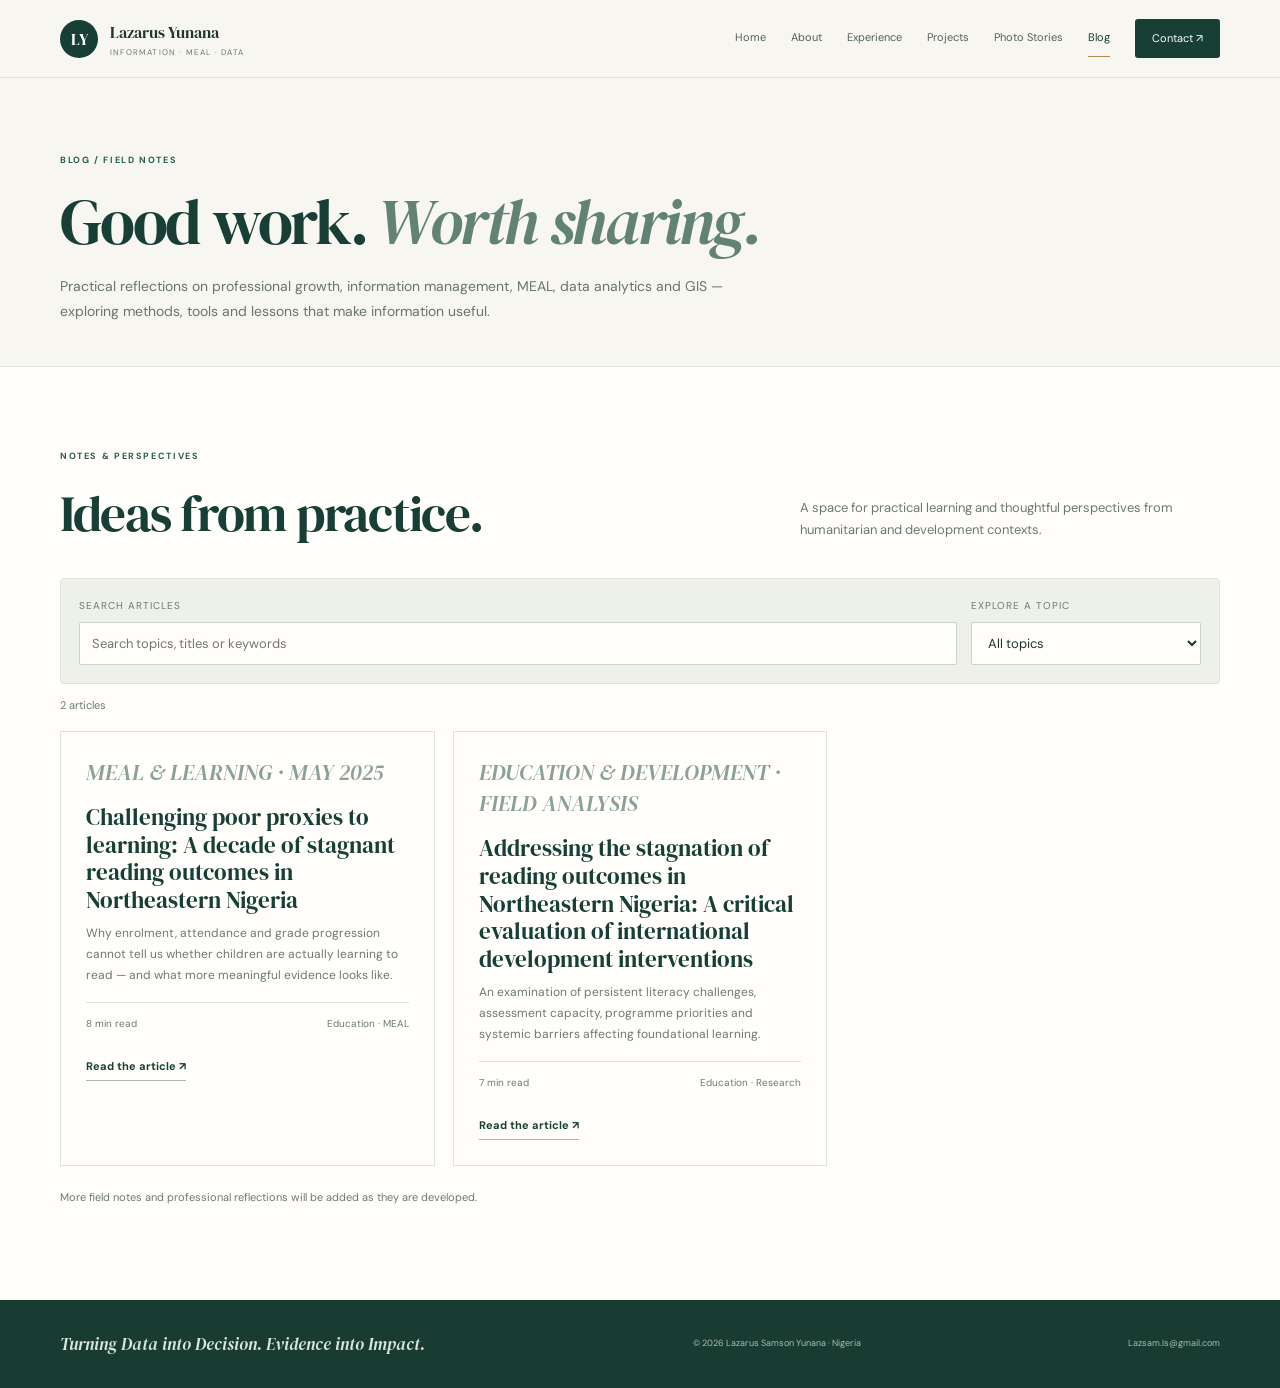
<file: insights.html>
<!doctype html><html lang="en"><head><meta charset="utf-8"><meta name="viewport" content="width=device-width,initial-scale=1"><meta name="description" content="Notes and reflections on information management, MEAL, data analytics, GIS and humanitarian practice."><meta name="theme-color" content="#173f35"><title>Blog & Insights | Lazarus Samson Yunana</title><link rel="stylesheet" href="style.css"><script defer src="script.js"></script></head><body><header class="site-header"><div class="container nav-wrap"><a class="brand" href="index.html"><span class="brand-mark">LY</span><span class="brand-copy"><strong>Lazarus Yunana</strong><small>Information · MEAL · Data</small></span></a><button class="menu-btn" aria-expanded="false">Menu</button><nav class="nav"><a href="index.html" >Home</a><a href="about.html" >About</a><a href="experience.html" >Experience</a><a href="projects.html" >Projects</a><a href="stories.html" >Photo Stories</a><a href="insights.html" aria-current="page">Blog</a><a class="nav-cta" href="contact.html">Contact ↗</a></nav></div></header><main><section class="page-hero"><div class="container"><p class="crumb">BLOG / FIELD NOTES</p><h1>Good work. <em>Worth sharing.</em></h1><p class="page-lead">Practical reflections on professional growth, information management, MEAL, data analytics and GIS — exploring methods, tools and lessons that make information useful.</p></div></section><section class="section section-white"><div class="container"><div class="section-heading"><div><p class="section-kicker">NOTES & PERSPECTIVES</p><h2>Ideas from practice.</h2></div><p>A space for practical learning and thoughtful perspectives from humanitarian and development contexts.</p></div><div class="blog-tools">
<div class="blog-search"><label for="article-search">Search articles</label><input id="article-search" type="search" placeholder="Search topics, titles or keywords"></div>
<div class="blog-filter"><label for="article-category">Explore a topic</label><select id="article-category"><option value="all">All topics</option><option value="meal">MEAL & learning</option><option value="education">Education</option></select></div>
</div>
<p class="blog-count" id="blog-count">2 articles</p>
<div class="cards blog-cards">
<article class="card blog-card" data-category="meal education" data-search="challenging poor proxies learning decade stagnant reading outcomes northeastern nigeria meal learning egra">
<span class="card-num">MEAL & LEARNING · MAY 2025</span><h3>Challenging poor proxies to learning: A decade of stagnant reading outcomes in Northeastern Nigeria</h3><p>Why enrolment, attendance and grade progression cannot tell us whether children are actually learning to read — and what more meaningful evidence looks like.</p><div class="article-meta"><span>8 min read</span><span>Education · MEAL</span></div><a class="text-link" href="reading-outcomes.html">Read the article ↗</a></article>
<article class="card blog-card" data-category="education meal" data-search="addressing stagnation reading outcomes northeastern nigeria critical evaluation international development interventions egra">
<span class="card-num">EDUCATION & DEVELOPMENT · FIELD ANALYSIS</span><h3>Addressing the stagnation of reading outcomes in Northeastern Nigeria: A critical evaluation of international development interventions</h3><p>An examination of persistent literacy challenges, assessment capacity, programme priorities and systemic barriers affecting foundational learning.</p><div class="article-meta"><span>7 min read</span><span>Education · Research</span></div><a class="text-link" href="addressing-reading-stagnation.html">Read the article ↗</a></article>
</div>
<p class="blog-footnote">More field notes and professional reflections will be added as they are developed.</p></div></section></main><footer class="site-footer"><div class="container footer-wrap"><p>Turning Data into Decision. Evidence into Impact.</p><small>© <span data-year>2026</span> Lazarus Samson Yunana · Nigeria</small><small><a href="mailto:Lazsam.ls@gmail.com">Lazsam.ls@gmail.com</a></small></div></footer></body></html>
</file>
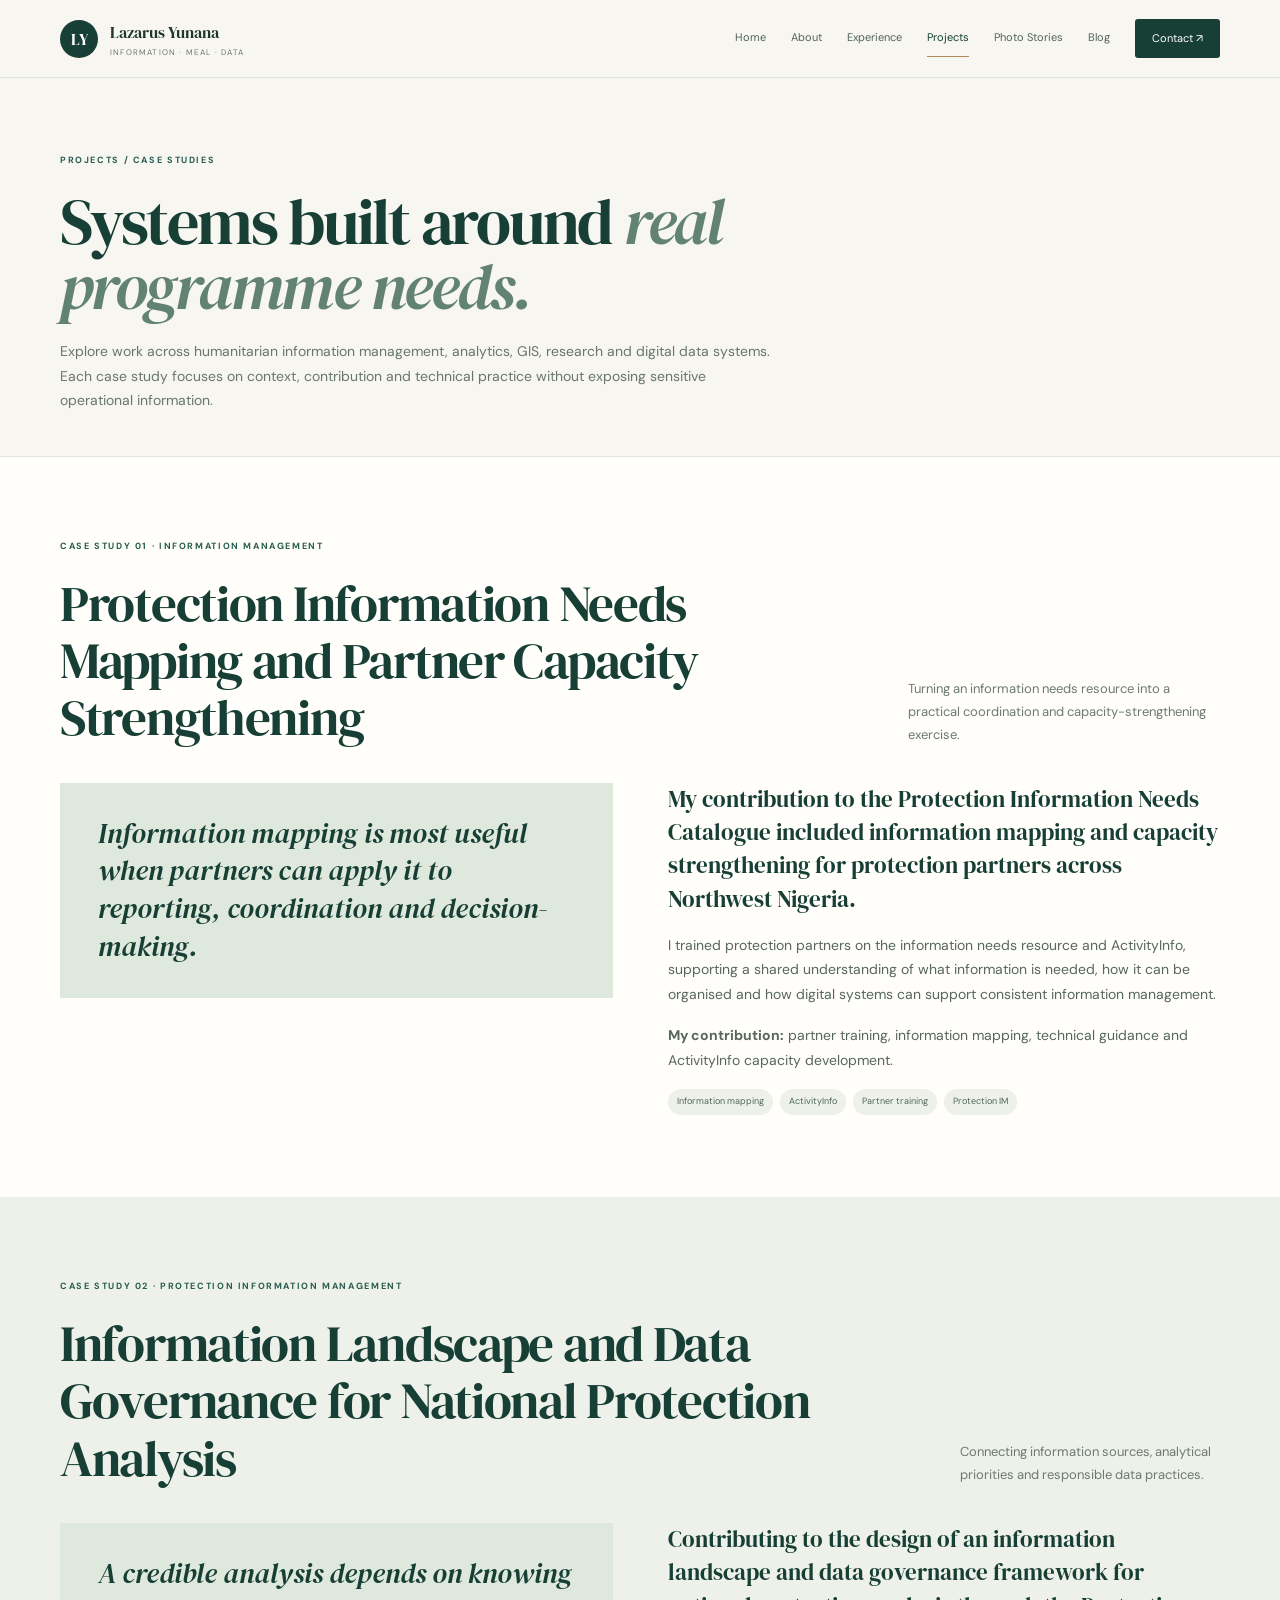
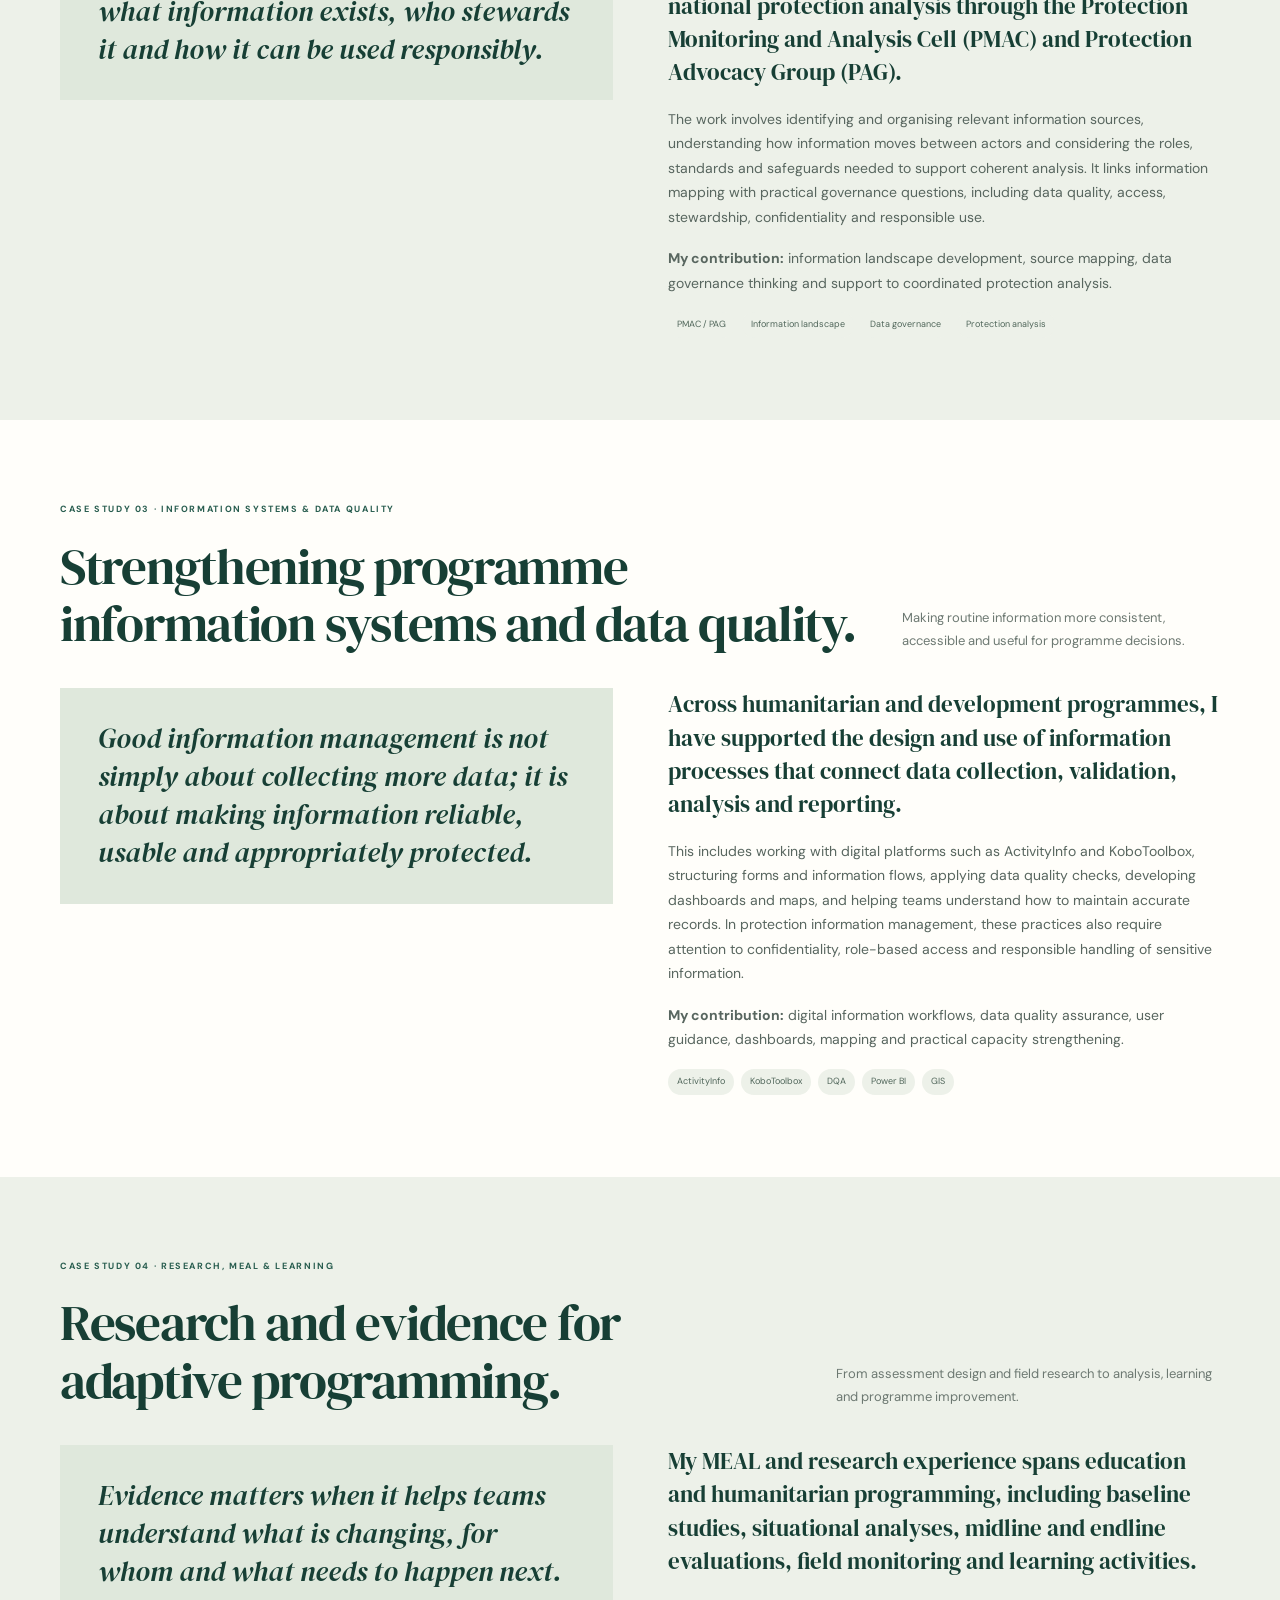
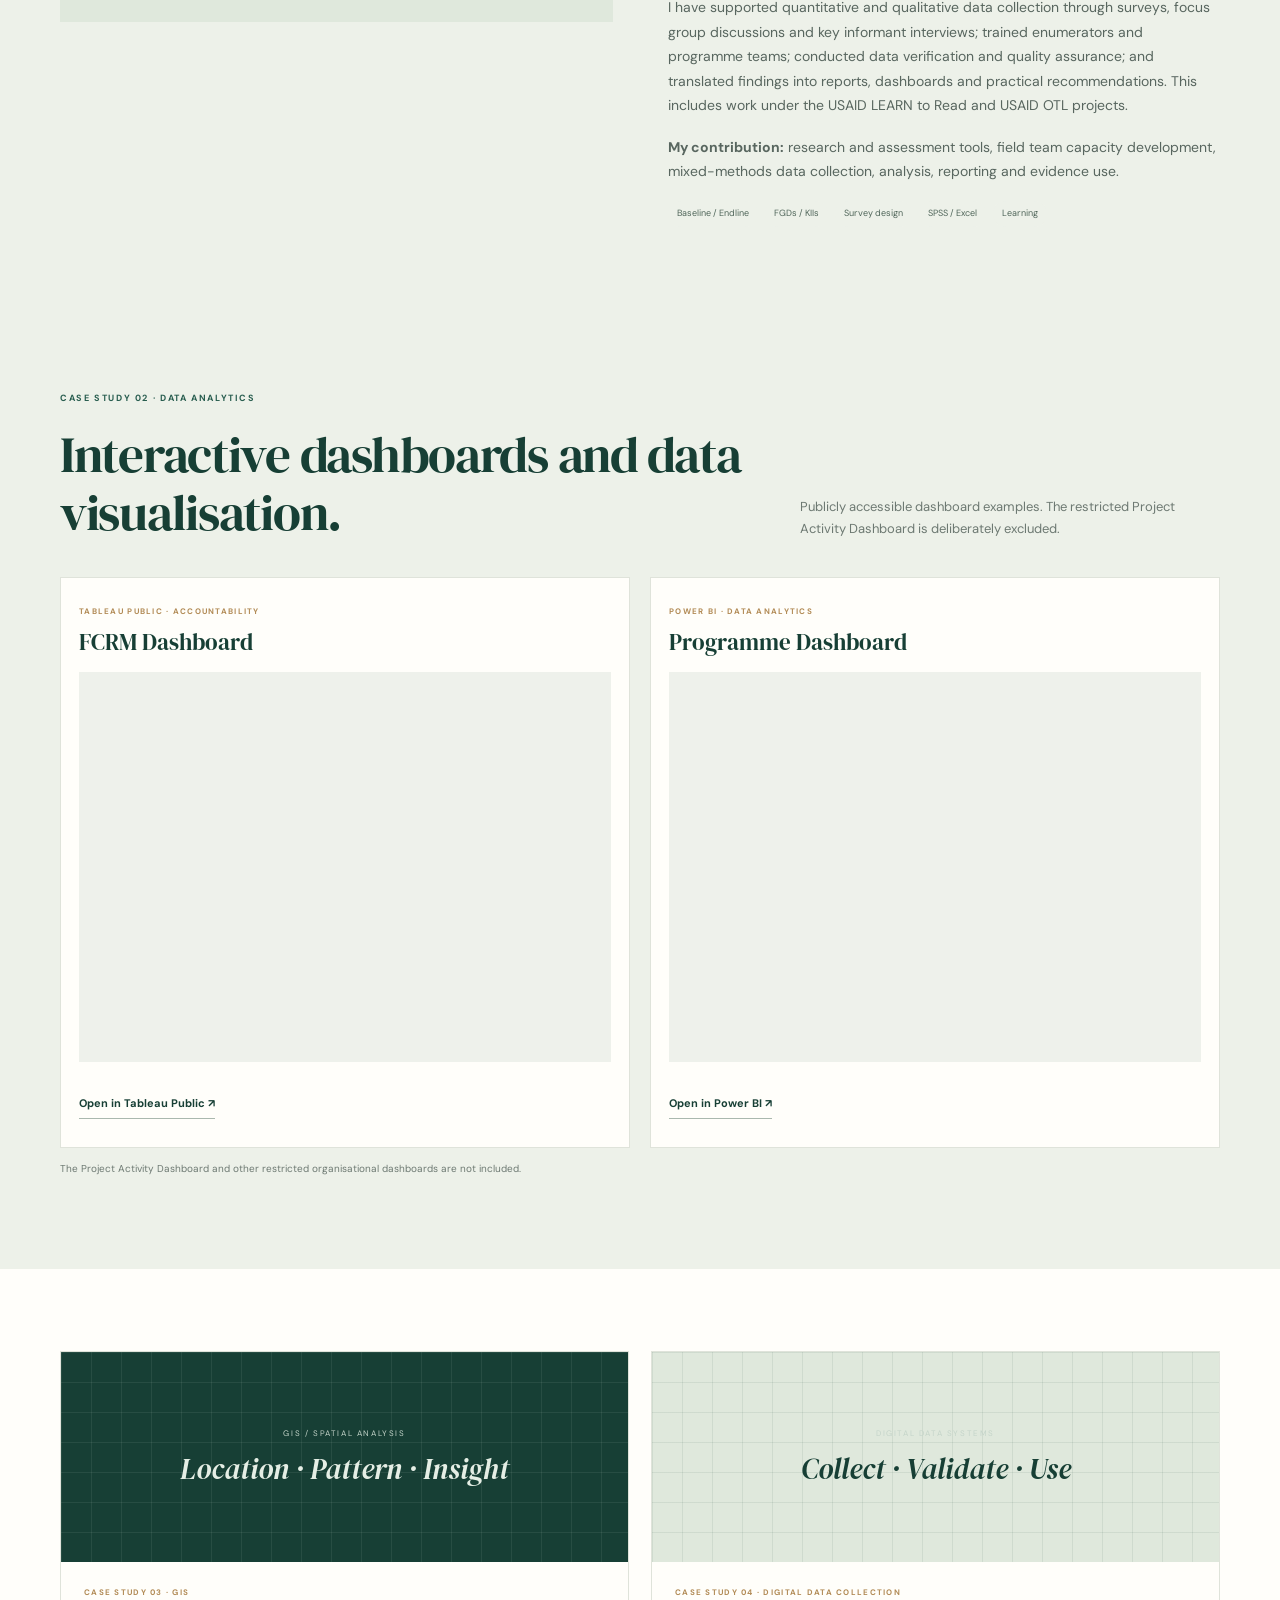
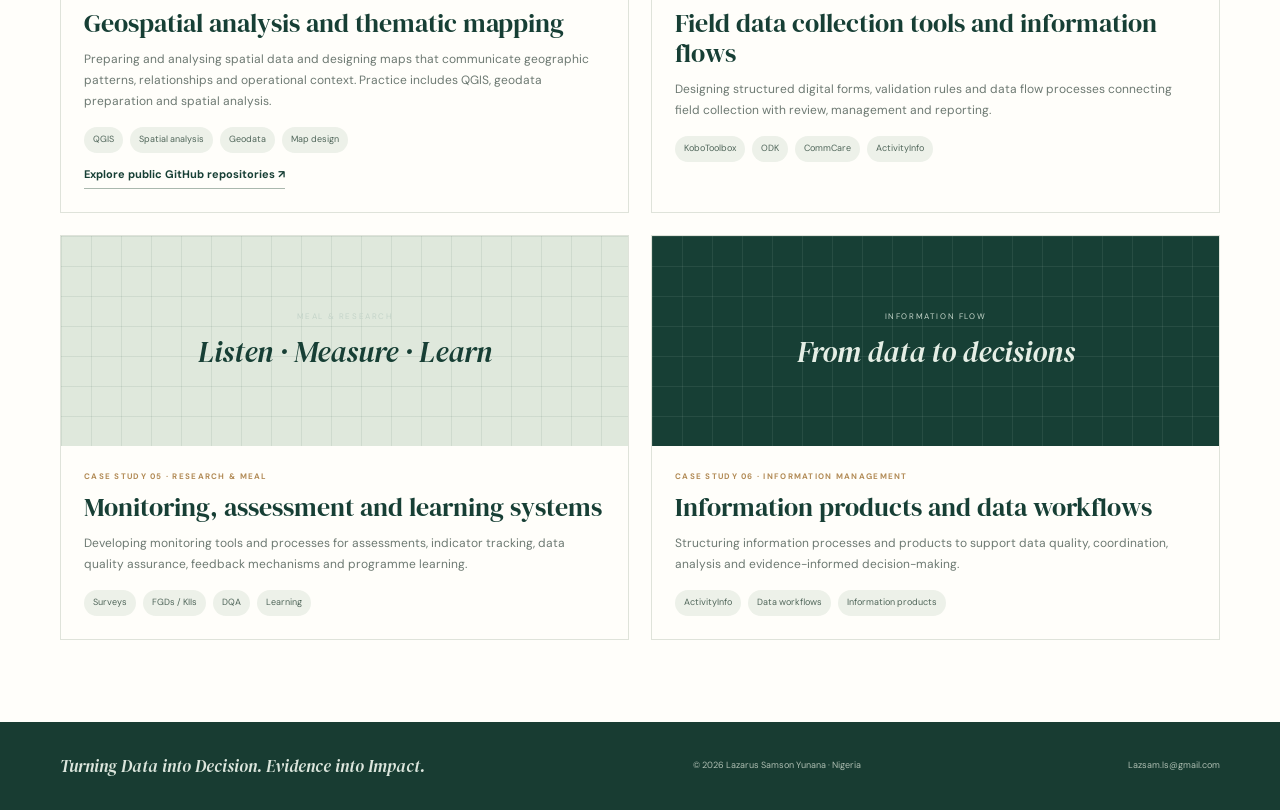
<file: projects.html>
<!doctype html><html lang="en"><head><meta charset="utf-8"><meta name="viewport" content="width=device-width,initial-scale=1"><meta name="description" content="Selected case studies in protection information management, GIS, dashboards, research and digital data systems."><meta name="theme-color" content="#173f35"><title>Projects | Lazarus Samson Yunana</title><link rel="stylesheet" href="style.css"><script defer src="script.js"></script></head><body><header class="site-header"><div class="container nav-wrap"><a class="brand" href="index.html"><span class="brand-mark">LY</span><span class="brand-copy"><strong>Lazarus Yunana</strong><small>Information · MEAL · Data</small></span></a><button class="menu-btn" aria-expanded="false">Menu</button><nav class="nav"><a href="index.html" >Home</a><a href="about.html" >About</a><a href="experience.html" >Experience</a><a href="projects.html" aria-current="page">Projects</a><a href="stories.html" >Photo Stories</a><a href="insights.html" >Blog</a><a class="nav-cta" href="contact.html">Contact ↗</a></nav></div></header><main>
<section class="page-hero"><div class="container"><p class="crumb">PROJECTS / CASE STUDIES</p><h1>Systems built around <em>real programme needs.</em></h1><p class="page-lead">Explore work across humanitarian information management, analytics, GIS, research and digital data systems. Each case study focuses on context, contribution and technical practice without exposing sensitive operational information.</p></div></section>
<section class="section section-white" id="protection-needs"><div class="container"><div class="section-heading"><div><p class="section-kicker">CASE STUDY 01 · INFORMATION MANAGEMENT</p><h2>Protection Information Needs Mapping and Partner Capacity Strengthening</h2></div><p>Turning an information needs resource into a practical coordination and capacity-strengthening exercise.</p></div><div class="split"><div class="quote-band">Information mapping is most useful when partners can apply it to reporting, coordination and decision-making.</div><div class="intro-copy"><p class="lead">My contribution to the Protection Information Needs Catalogue included information mapping and capacity strengthening for protection partners across Northwest Nigeria.</p><p>I trained protection partners on the information needs resource and ActivityInfo, supporting a shared understanding of what information is needed, how it can be organised and how digital systems can support consistent information management.</p><p><strong>My contribution:</strong> partner training, information mapping, technical guidance and ActivityInfo capacity development.</p><div class="project-tools"><span>Information mapping</span><span>ActivityInfo</span><span>Partner training</span><span>Protection IM</span></div></div></div></div></section>
<section class="section section-sage" id="national-analysis"><div class="container"><div class="section-heading"><div><p class="section-kicker">CASE STUDY 02 · PROTECTION INFORMATION MANAGEMENT</p><h2>Information Landscape and Data Governance for National Protection Analysis</h2></div><p>Connecting information sources, analytical priorities and responsible data practices.</p></div><div class="split"><div class="quote-band">A credible analysis depends on knowing what information exists, who stewards it and how it can be used responsibly.</div><div class="intro-copy"><p class="lead">Contributing to the design of an information landscape and data governance framework for national protection analysis through the Protection Monitoring and Analysis Cell (PMAC) and Protection Advocacy Group (PAG).</p><p>The work involves identifying and organising relevant information sources, understanding how information moves between actors and considering the roles, standards and safeguards needed to support coherent analysis. It links information mapping with practical governance questions, including data quality, access, stewardship, confidentiality and responsible use.</p><p><strong>My contribution:</strong> information landscape development, source mapping, data governance thinking and support to coordinated protection analysis.</p><div class="project-tools"><span>PMAC / PAG</span><span>Information landscape</span><span>Data governance</span><span>Protection analysis</span></div></div></div></div></section>
<section class="section section-white" id="information-systems"><div class="container"><div class="section-heading"><div><p class="section-kicker">CASE STUDY 03 · INFORMATION SYSTEMS & DATA QUALITY</p><h2>Strengthening programme information systems and data quality.</h2></div><p>Making routine information more consistent, accessible and useful for programme decisions.</p></div><div class="split"><div class="quote-band">Good information management is not simply about collecting more data; it is about making information reliable, usable and appropriately protected.</div><div class="intro-copy"><p class="lead">Across humanitarian and development programmes, I have supported the design and use of information processes that connect data collection, validation, analysis and reporting.</p><p>This includes working with digital platforms such as ActivityInfo and KoboToolbox, structuring forms and information flows, applying data quality checks, developing dashboards and maps, and helping teams understand how to maintain accurate records. In protection information management, these practices also require attention to confidentiality, role-based access and responsible handling of sensitive information.</p><p><strong>My contribution:</strong> digital information workflows, data quality assurance, user guidance, dashboards, mapping and practical capacity strengthening.</p><div class="project-tools"><span>ActivityInfo</span><span>KoboToolbox</span><span>DQA</span><span>Power BI</span><span>GIS</span></div></div></div></div></section>
<section class="section section-sage" id="research-meal"><div class="container"><div class="section-heading"><div><p class="section-kicker">CASE STUDY 04 · RESEARCH, MEAL & LEARNING</p><h2>Research and evidence for adaptive programming.</h2></div><p>From assessment design and field research to analysis, learning and programme improvement.</p></div><div class="split"><div class="quote-band">Evidence matters when it helps teams understand what is changing, for whom and what needs to happen next.</div><div class="intro-copy"><p class="lead">My MEAL and research experience spans education and humanitarian programming, including baseline studies, situational analyses, midline and endline evaluations, field monitoring and learning activities.</p><p>I have supported quantitative and qualitative data collection through surveys, focus group discussions and key informant interviews; trained enumerators and programme teams; conducted data verification and quality assurance; and translated findings into reports, dashboards and practical recommendations. This includes work under the USAID LEARN to Read and USAID OTL projects.</p><p><strong>My contribution:</strong> research and assessment tools, field team capacity development, mixed-methods data collection, analysis, reporting and evidence use.</p><div class="project-tools"><span>Baseline / Endline</span><span>FGDs / KIIs</span><span>Survey design</span><span>SPSS / Excel</span><span>Learning</span></div></div></div></div></section><section class="section section-sage" id="dashboards"><div class="container"><div class="section-heading"><div><p class="section-kicker">CASE STUDY 02 · DATA ANALYTICS</p><h2>Interactive dashboards and data visualisation.</h2></div><p>Publicly accessible dashboard examples. The restricted Project Activity Dashboard is deliberately excluded.</p></div><div class="embed-grid"><article class="embed-card"><p class="project-meta">TABLEAU PUBLIC · ACCOUNTABILITY</p><h3>FCRM Dashboard</h3><iframe title="FCRM Dashboard on Tableau Public" src="https://public.tableau.com/views/FCRMDashboard/FCRMDashboard?:showVizHome=no&amp;:embed=true" loading="lazy" allowfullscreen></iframe><p class="embed-note"><a class="text-link" href="https://public.tableau.com/app/profile/emeka1606/viz/FCRMDashboard/FCRMDashboard" target="_blank" rel="noopener">Open in Tableau Public ↗</a></p></article><article class="embed-card"><p class="project-meta">POWER BI · DATA ANALYTICS</p><h3>Programme Dashboard</h3><iframe title="Public Power BI programme dashboard" src="https://app.powerbi.com/view?r=eyJrIjoiYmZjMzgwNTktMTY1Ni00MTZjLTg1YzYtZTI4MTY5NmIwYWNhIiwidCI6IjJhMjEyMjQxLTg5OWMtNDc1Mi1iZDMzLTUxZWFjM2M1ODJkNSIsImMiOjl9" loading="lazy" allowfullscreen></iframe><p class="embed-note"><a class="text-link" href="https://app.powerbi.com/view?r=eyJrIjoiYmZjMzgwNTktMTY1Ni00MTZjLTg1YzYtZTI4MTY5NmIwYWNhIiwidCI6IjJhMjEyMjQxLTg5OWMtNDc1Mi1iZDMzLTUxZWFjM2M1ODJkNSIsImMiOjl9" target="_blank" rel="noopener">Open in Power BI ↗</a></p></article></div><p class="embed-note">The Project Activity Dashboard and other restricted organisational dashboards are not included.</p></div></section>
<section class="section section-white"><div class="container"><div class="project-grid"><article class="project-card"><div class="project-art"><div class="art-words"><small>GIS / SPATIAL ANALYSIS</small>Location · Pattern · Insight</div></div><div class="project-body"><div class="project-meta">CASE STUDY 03 · GIS</div><h3>Geospatial analysis and thematic mapping</h3><p>Preparing and analysing spatial data and designing maps that communicate geographic patterns, relationships and operational context. Practice includes QGIS, geodata preparation and spatial analysis.</p><div class="project-tools"><span>QGIS</span><span>Spatial analysis</span><span>Geodata</span><span>Map design</span></div><a class="text-link" href="https://github.com/Lazarusyunana?tab=repositories" target="_blank" rel="noopener">Explore public GitHub repositories ↗</a></div></article><article class="project-card"><div class="project-art art-sage"><div class="art-words"><small>DIGITAL DATA SYSTEMS</small>Collect · Validate · Use</div></div><div class="project-body"><div class="project-meta">CASE STUDY 04 · DIGITAL DATA COLLECTION</div><h3>Field data collection tools and information flows</h3><p>Designing structured digital forms, validation rules and data flow processes connecting field collection with review, management and reporting.</p><div class="project-tools"><span>KoboToolbox</span><span>ODK</span><span>CommCare</span><span>ActivityInfo</span></div></div></article><article class="project-card"><div class="project-art art-sage"><div class="art-words"><small>MEAL & RESEARCH</small>Listen · Measure · Learn</div></div><div class="project-body"><div class="project-meta">CASE STUDY 05 · RESEARCH & MEAL</div><h3>Monitoring, assessment and learning systems</h3><p>Developing monitoring tools and processes for assessments, indicator tracking, data quality assurance, feedback mechanisms and programme learning.</p><div class="project-tools"><span>Surveys</span><span>FGDs / KIIs</span><span>DQA</span><span>Learning</span></div></div></article><article class="project-card"><div class="project-art"><div class="art-words"><small>INFORMATION FLOW</small>From data to decisions</div></div><div class="project-body"><div class="project-meta">CASE STUDY 06 · INFORMATION MANAGEMENT</div><h3>Information products and data workflows</h3><p>Structuring information processes and products to support data quality, coordination, analysis and evidence-informed decision-making.</p><div class="project-tools"><span>ActivityInfo</span><span>Data workflows</span><span>Information products</span></div></div></article></div></div></section></main><footer class="site-footer"><div class="container footer-wrap"><p>Turning Data into Decision. Evidence into Impact.</p><small>© <span data-year>2026</span> Lazarus Samson Yunana · Nigeria</small><small><a href="mailto:Lazsam.ls@gmail.com">Lazsam.ls@gmail.com</a></small></div></footer></body></html>
</file>
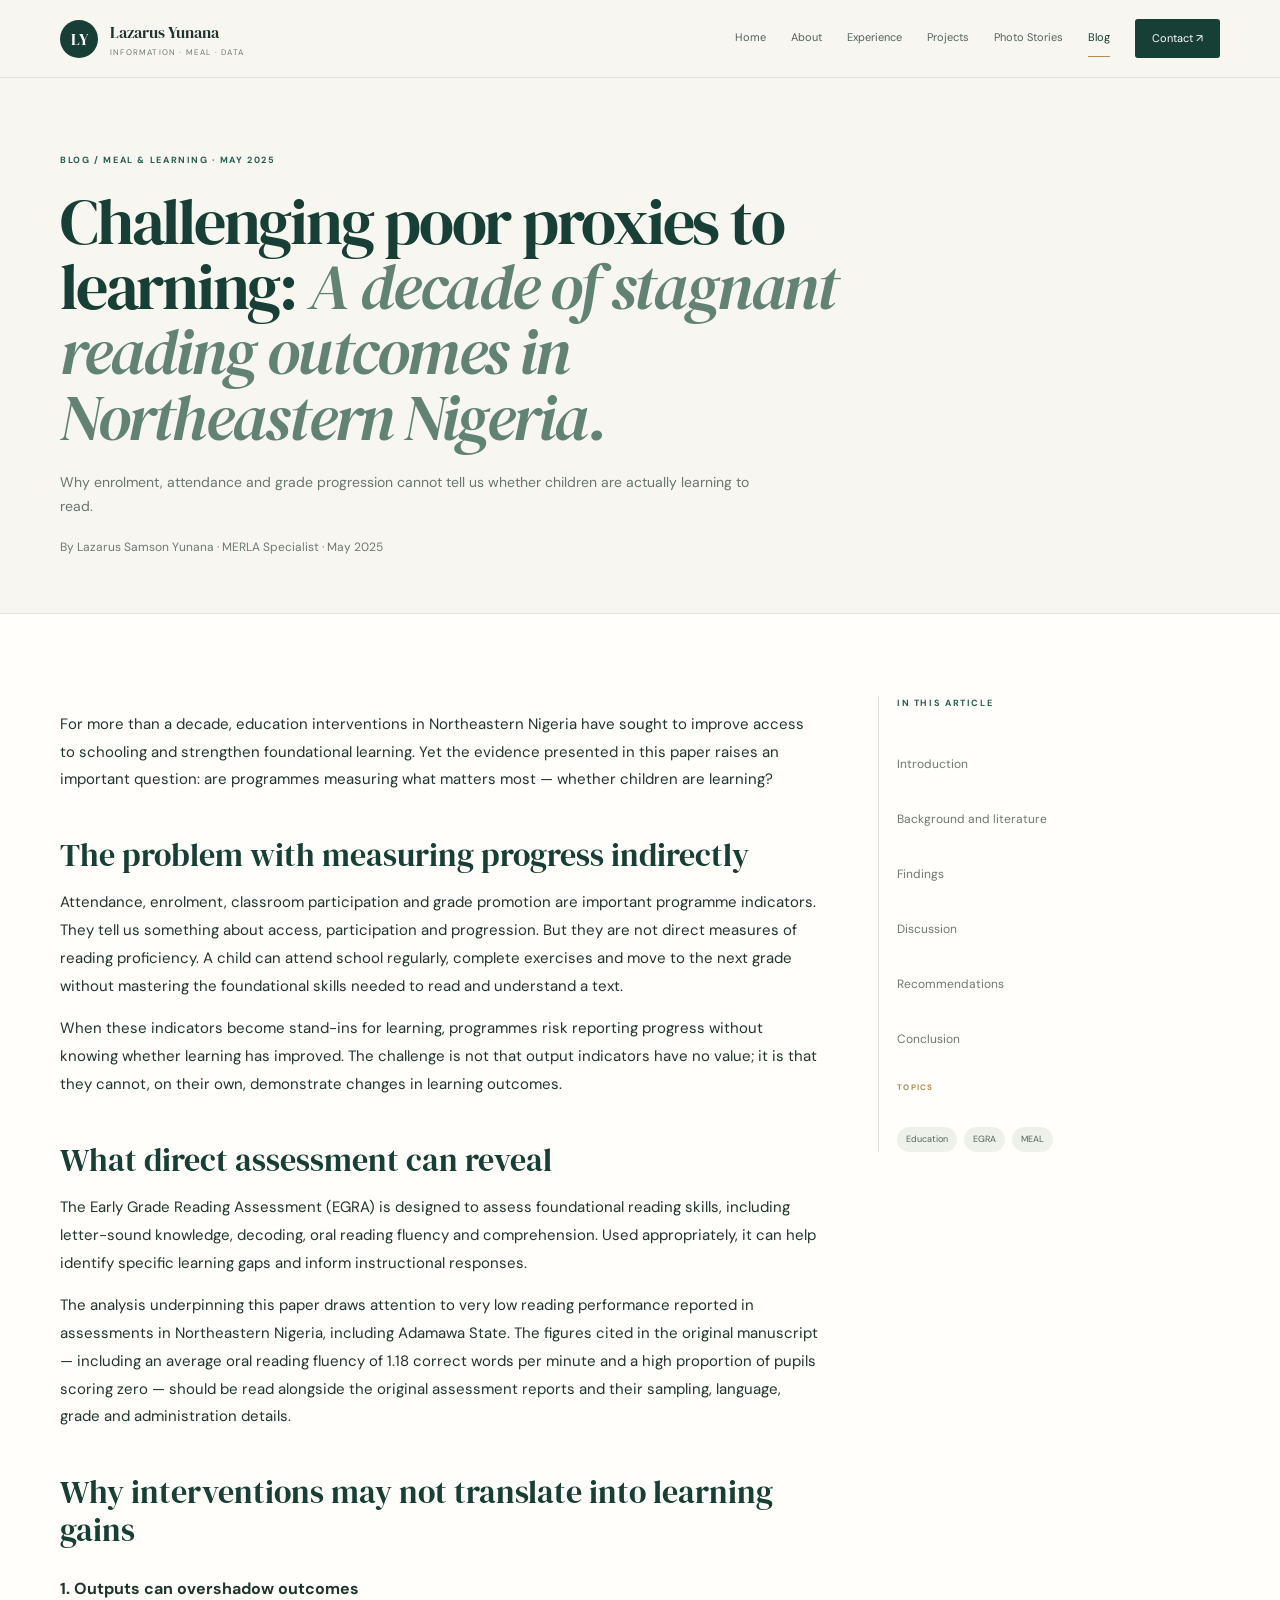
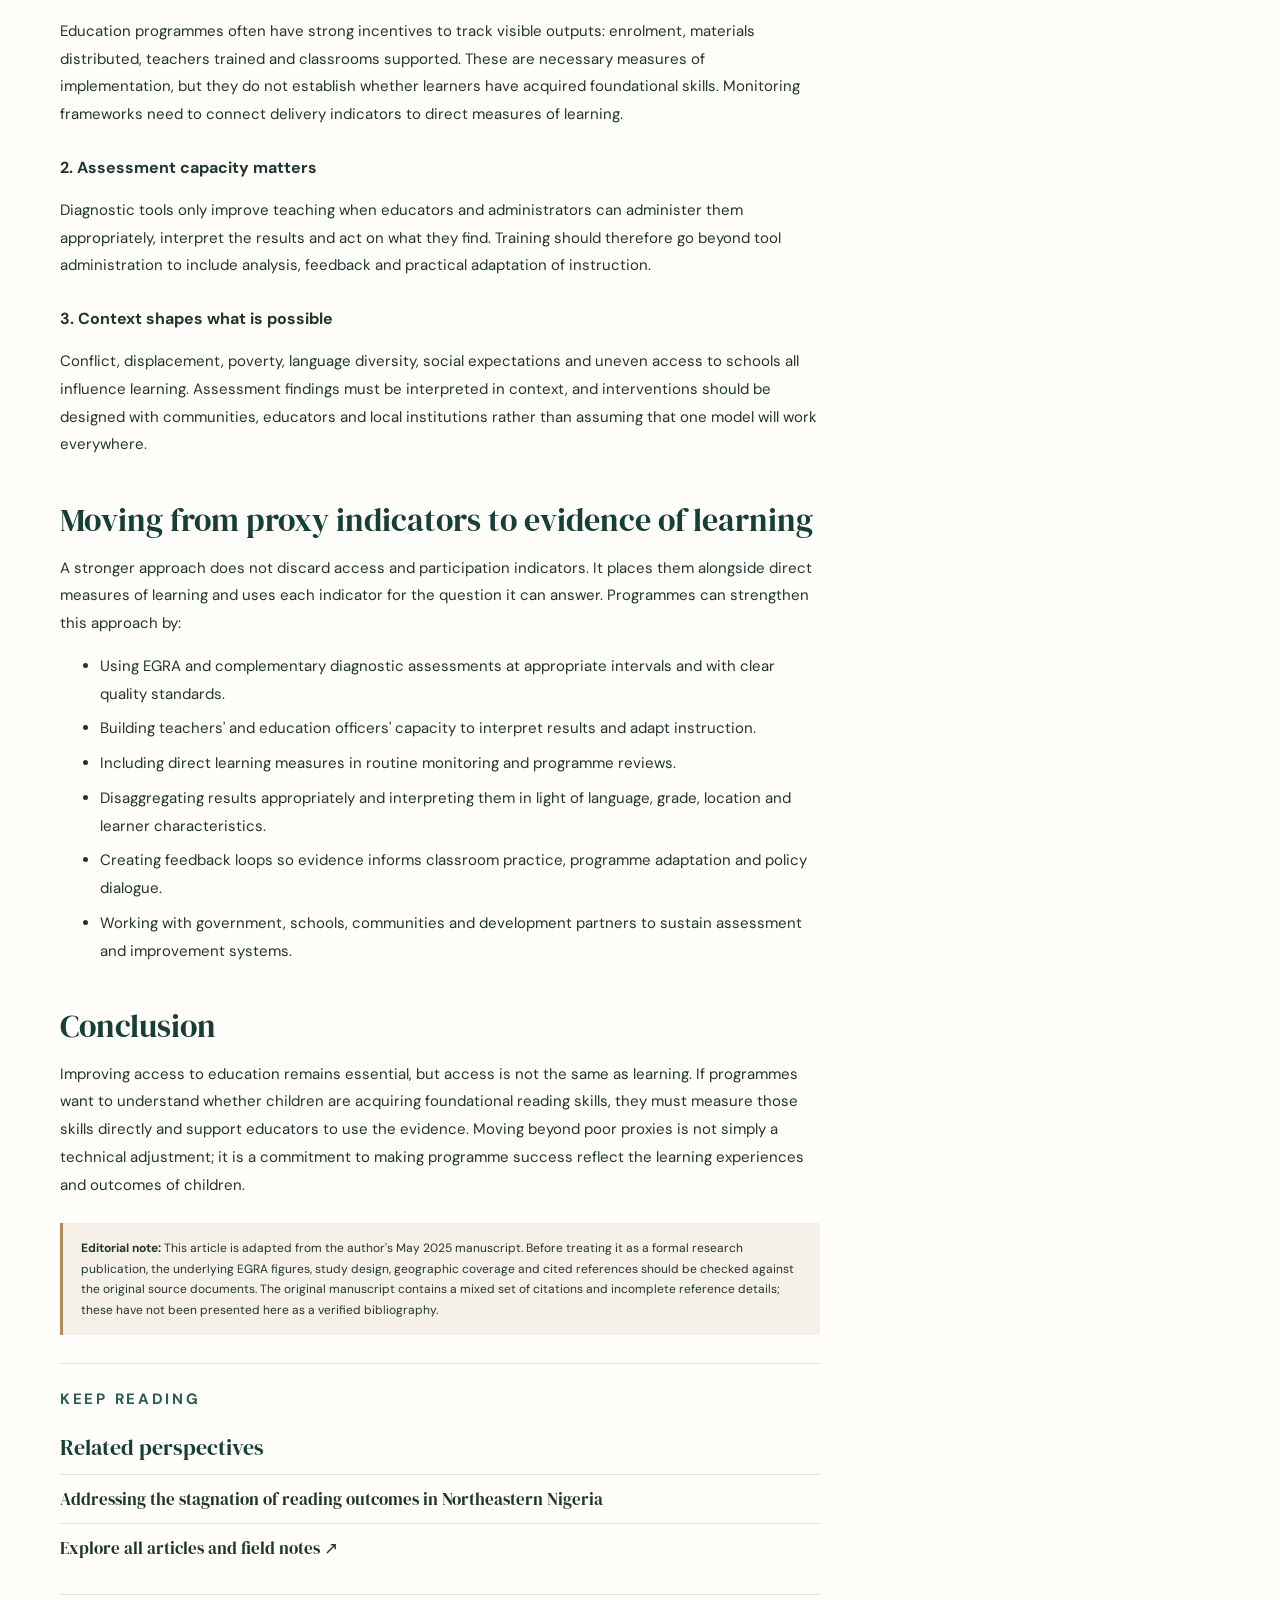
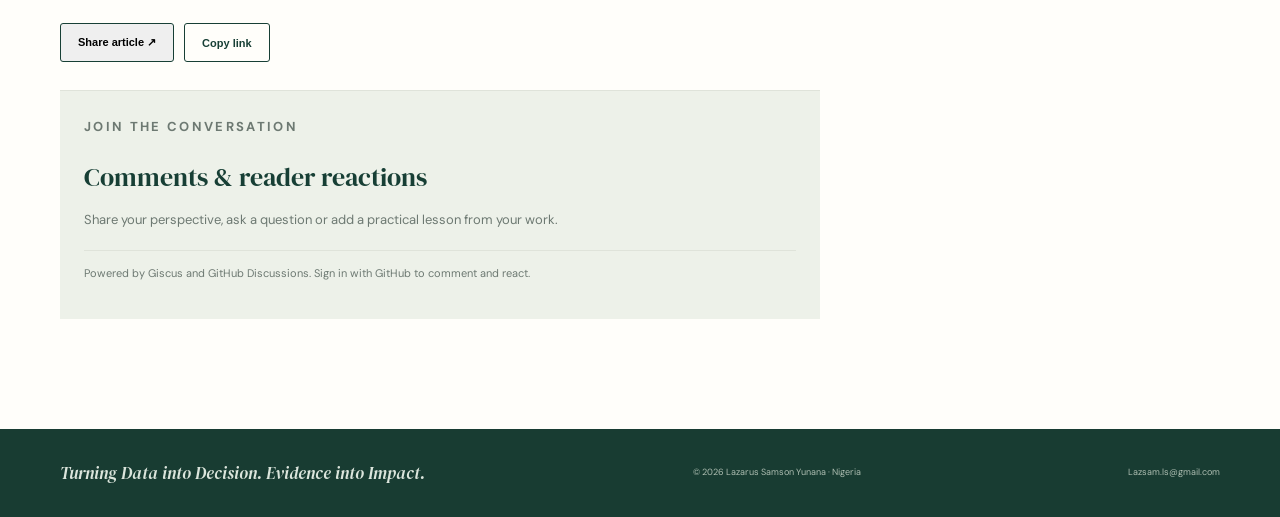
<file: reading-outcomes.html>
<!doctype html><html lang="en"><head><meta charset="utf-8"><meta name="viewport" content="width=device-width,initial-scale=1"><meta name="description" content="A critical reflection on the use of proxy indicators and the measurement of foundational reading outcomes in Northeastern Nigeria."><meta name="theme-color" content="#173f35"><title>Challenging Poor Proxies to Learning | Lazarus Samson Yunana</title><link rel="stylesheet" href="style.css"><script defer src="script.js"></script></head><body><header class="site-header"><div class="container nav-wrap"><a class="brand" href="index.html"><span class="brand-mark">LY</span><span class="brand-copy"><strong>Lazarus Yunana</strong><small>Information · MEAL · Data</small></span></a><button class="menu-btn" aria-expanded="false">Menu</button><nav class="nav"><a href="index.html">Home</a><a href="about.html">About</a><a href="experience.html">Experience</a><a href="projects.html">Projects</a><a href="stories.html">Photo Stories</a><a href="insights.html" aria-current="page">Blog</a><a class="nav-cta" href="contact.html">Contact ↗</a></nav></div></header><main><section class="page-hero"><div class="container"><p class="crumb">BLOG / MEAL & LEARNING · MAY 2025</p><h1>Challenging poor proxies to learning: <em>A decade of stagnant reading outcomes in Northeastern Nigeria.</em></h1><p class="page-lead">Why enrolment, attendance and grade progression cannot tell us whether children are actually learning to read.</p><p class="article-byline">By Lazarus Samson Yunana · MERLA Specialist · May 2025</p></div></section><article class="section section-white"><div class="container article-layout"><div class="article-body"><p class="lead">For more than a decade, education interventions in Northeastern Nigeria have sought to improve access to schooling and strengthen foundational learning. Yet the evidence presented in this paper raises an important question: are programmes measuring what matters most — whether children are learning?</p><h2 id="introduction">The problem with measuring progress indirectly</h2><p>Attendance, enrolment, classroom participation and grade promotion are important programme indicators. They tell us something about access, participation and progression. But they are not direct measures of reading proficiency. A child can attend school regularly, complete exercises and move to the next grade without mastering the foundational skills needed to read and understand a text.</p><p>When these indicators become stand-ins for learning, programmes risk reporting progress without knowing whether learning has improved. The challenge is not that output indicators have no value; it is that they cannot, on their own, demonstrate changes in learning outcomes.</p><h2 id="background">What direct assessment can reveal</h2><p>The Early Grade Reading Assessment (EGRA) is designed to assess foundational reading skills, including letter-sound knowledge, decoding, oral reading fluency and comprehension. Used appropriately, it can help identify specific learning gaps and inform instructional responses.</p><p>The analysis underpinning this paper draws attention to very low reading performance reported in assessments in Northeastern Nigeria, including Adamawa State. The figures cited in the original manuscript — including an average oral reading fluency of 1.18 correct words per minute and a high proportion of pupils scoring zero — should be read alongside the original assessment reports and their sampling, language, grade and administration details.</p><h2>Why interventions may not translate into learning gains</h2><h3>1. Outputs can overshadow outcomes</h3><p>Education programmes often have strong incentives to track visible outputs: enrolment, materials distributed, teachers trained and classrooms supported. These are necessary measures of implementation, but they do not establish whether learners have acquired foundational skills. Monitoring frameworks need to connect delivery indicators to direct measures of learning.</p><h3>2. Assessment capacity matters</h3><p>Diagnostic tools only improve teaching when educators and administrators can administer them appropriately, interpret the results and act on what they find. Training should therefore go beyond tool administration to include analysis, feedback and practical adaptation of instruction.</p><h3>3. Context shapes what is possible</h3><p>Conflict, displacement, poverty, language diversity, social expectations and uneven access to schools all influence learning. Assessment findings must be interpreted in context, and interventions should be designed with communities, educators and local institutions rather than assuming that one model will work everywhere.</p><h2>Moving from proxy indicators to evidence of learning</h2><p>A stronger approach does not discard access and participation indicators. It places them alongside direct measures of learning and uses each indicator for the question it can answer. Programmes can strengthen this approach by:</p><ul><li>Using EGRA and complementary diagnostic assessments at appropriate intervals and with clear quality standards.</li><li>Building teachers' and education officers' capacity to interpret results and adapt instruction.</li><li>Including direct learning measures in routine monitoring and programme reviews.</li><li>Disaggregating results appropriately and interpreting them in light of language, grade, location and learner characteristics.</li><li>Creating feedback loops so evidence informs classroom practice, programme adaptation and policy dialogue.</li><li>Working with government, schools, communities and development partners to sustain assessment and improvement systems.</li></ul><h2 id="findings">Conclusion</h2><p>Improving access to education remains essential, but access is not the same as learning. If programmes want to understand whether children are acquiring foundational reading skills, they must measure those skills directly and support educators to use the evidence. Moving beyond poor proxies is not simply a technical adjustment; it is a commitment to making programme success reflect the learning experiences and outcomes of children.</p><div class="article-note"><strong>Editorial note:</strong> This article is adapted from the author's May 2025 manuscript. Before treating it as a formal research publication, the underlying EGRA figures, study design, geographic coverage and cited references should be checked against the original source documents. The original manuscript contains a mixed set of citations and incomplete reference details; these have not been presented here as a verified bibliography.</div><section class="related-articles"><p class="section-kicker">KEEP READING</p><h2>Related perspectives</h2><a href="addressing-reading-stagnation.html">Addressing the stagnation of reading outcomes in Northeastern Nigeria</a><a href="insights.html">Explore all articles and field notes ↗</a></section><div class="article-actions"><button class="btn" type="button" data-share>Share article ↗</button><button class="btn btn-outline" type="button" data-copy>Copy link</button></div><section class="comments-panel"><p class="section-kicker">JOIN THE CONVERSATION</p><h2 id="discussion">Comments & reader reactions</h2><p>Share your perspective, ask a question or add a practical lesson from your work.</p><div class="giscus"></div>
<script src="https://giscus.app/client.js"
        data-repo="Lazarusyunana/lazarusyunana.github.io"
        data-repo-id="R_kgDOTnhXVQ"
        data-category="General"
        data-category-id="DIC_kwDOTnhXVc4DLyE0"
        data-mapping="pathname"
        data-strict="0"
        data-reactions-enabled="1"
        data-emit-metadata="0"
        data-input-position="bottom"
        data-theme="preferred_color_scheme"
        data-lang="en"
        crossorigin="anonymous"
        async>
</script><p class="comment-setup">Powered by Giscus and GitHub Discussions. Sign in with GitHub to comment and react.</p></section></div><aside class="article-aside"><p class="section-kicker">IN THIS ARTICLE</p><a href="#introduction">Introduction</a><a href="#background">Background and literature</a><a href="#findings">Findings</a><a href="#discussion">Discussion</a><a href="#recommendations">Recommendations</a><a href="#conclusion">Conclusion</a><p class="project-meta">TOPICS</p><div class="project-tools"><span>Education</span><span>EGRA</span><span>MEAL</span></div></aside></div></article></main><footer class="site-footer"><div class="container footer-wrap"><p>Turning Data into Decision. Evidence into Impact.</p><small>© <span data-year>2026</span> Lazarus Samson Yunana · Nigeria</small><small><a href="mailto:Lazsam.ls@gmail.com">Lazsam.ls@gmail.com</a></small></div></footer></body></html>
</file>
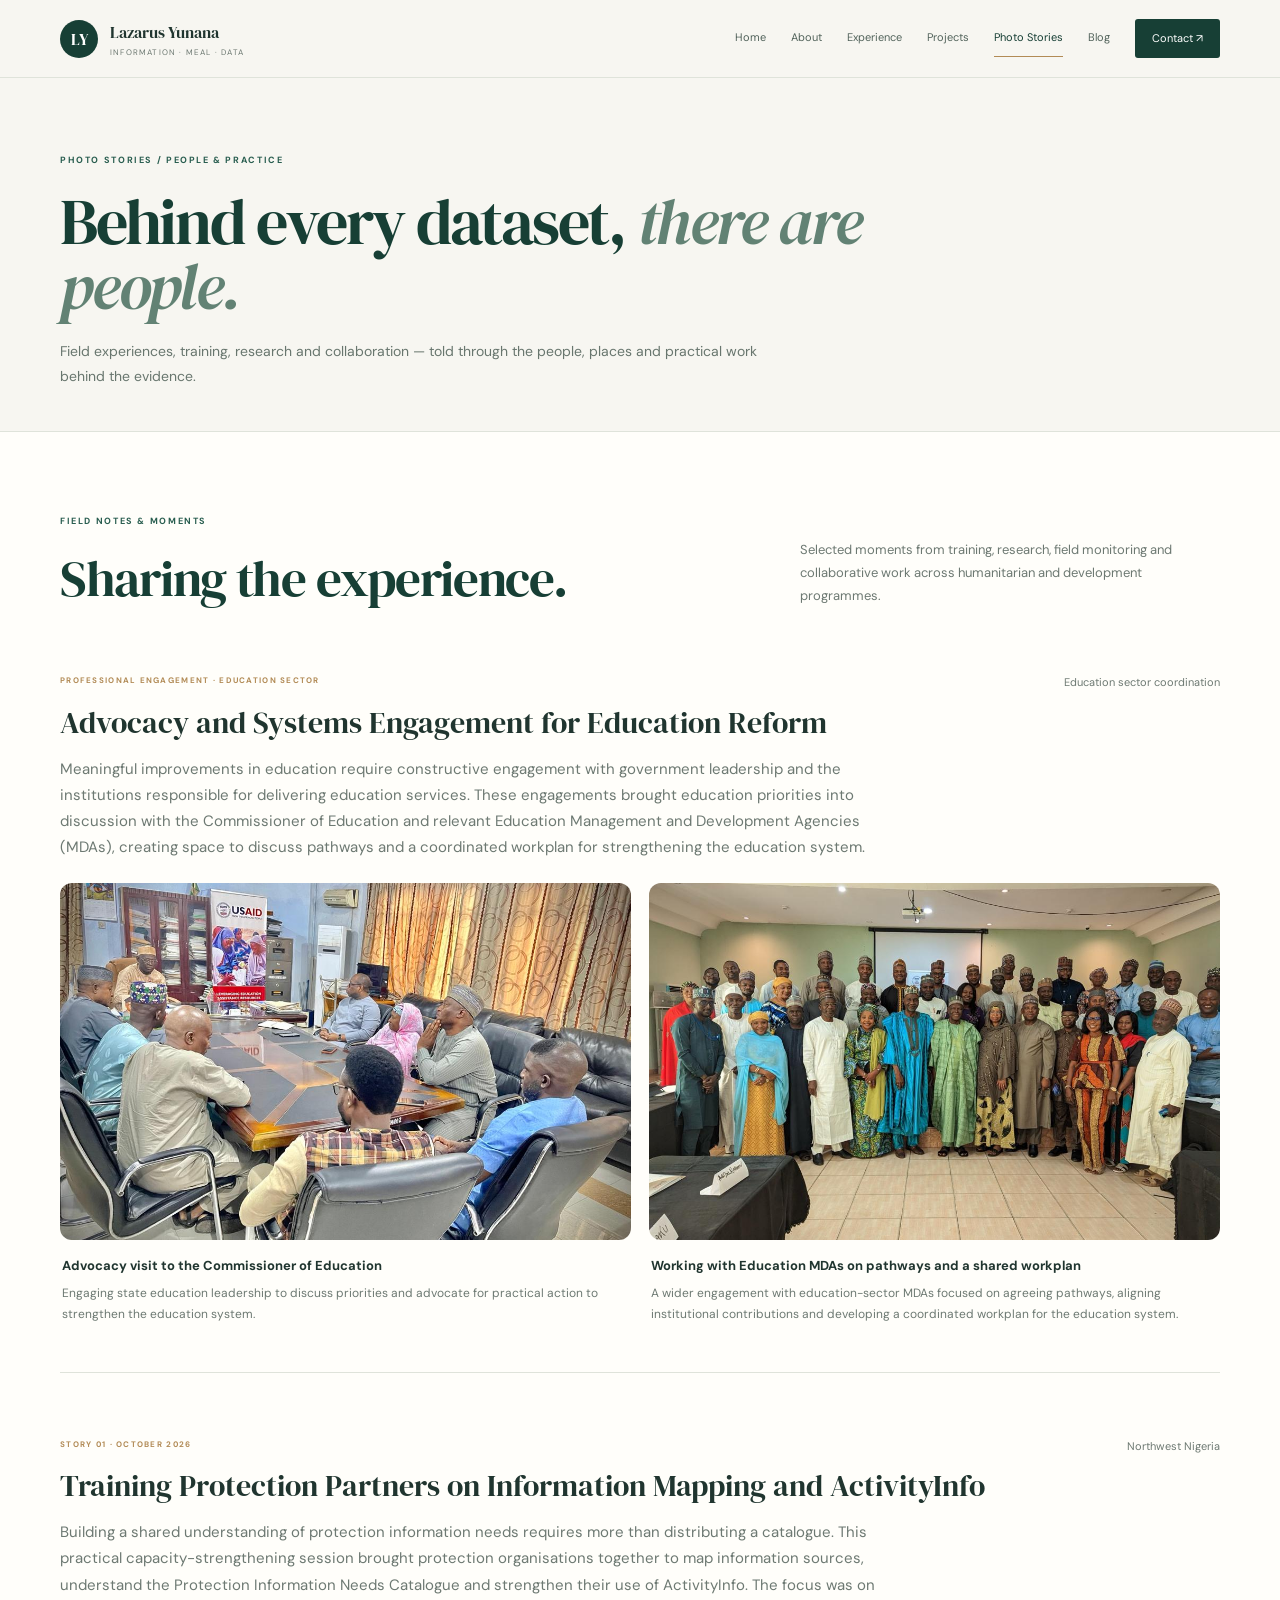
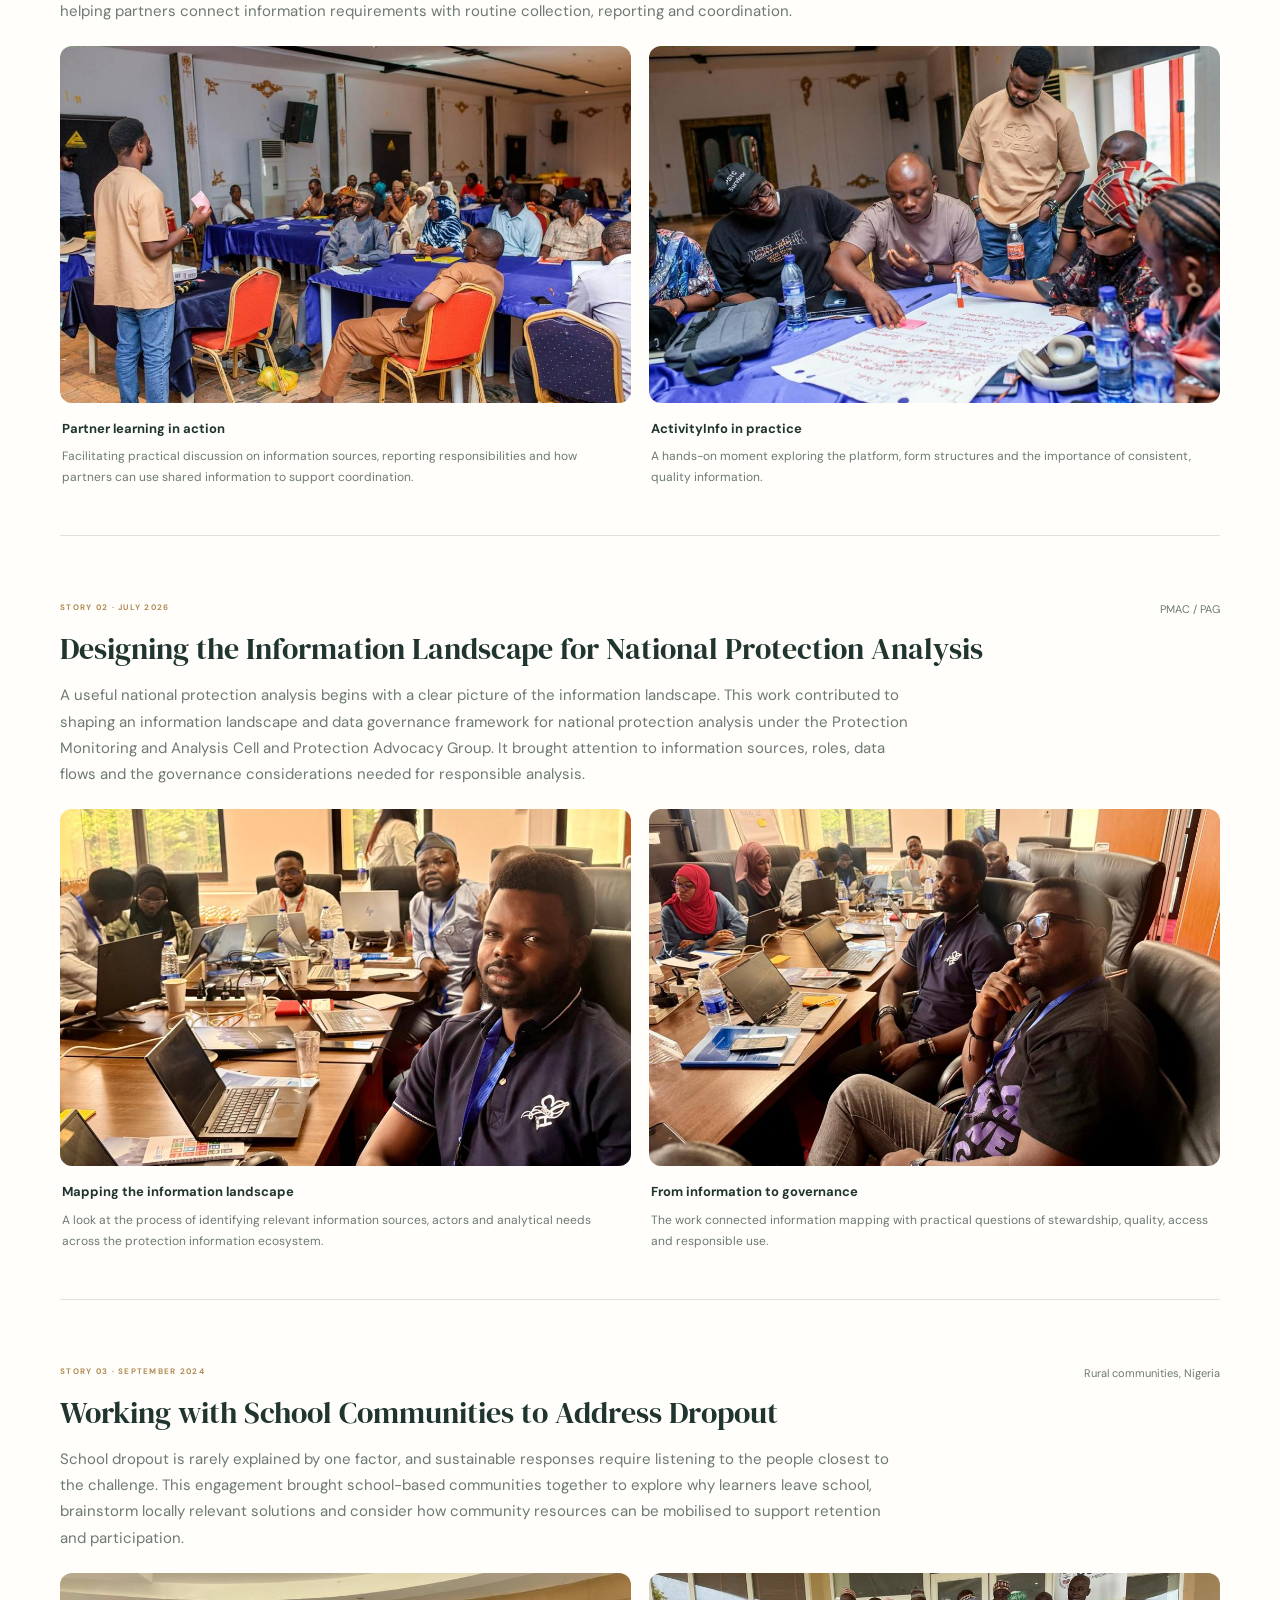
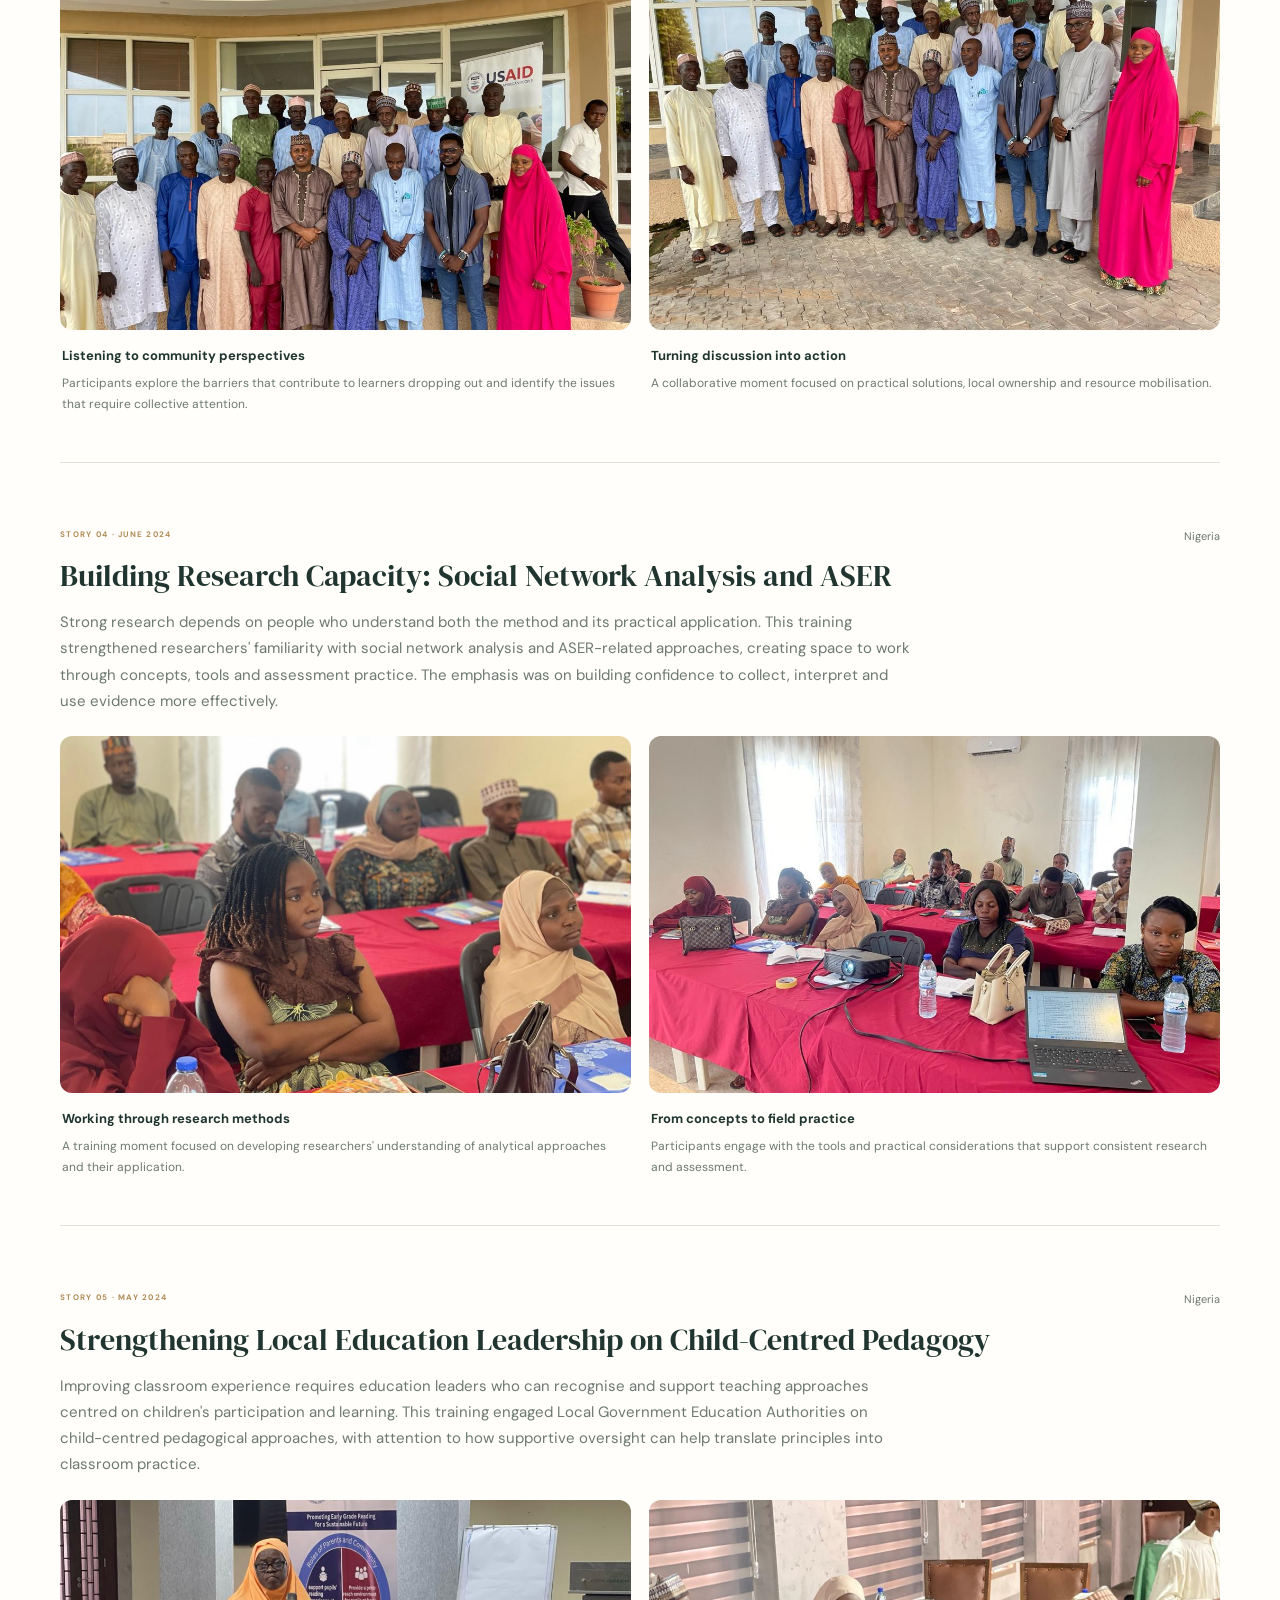
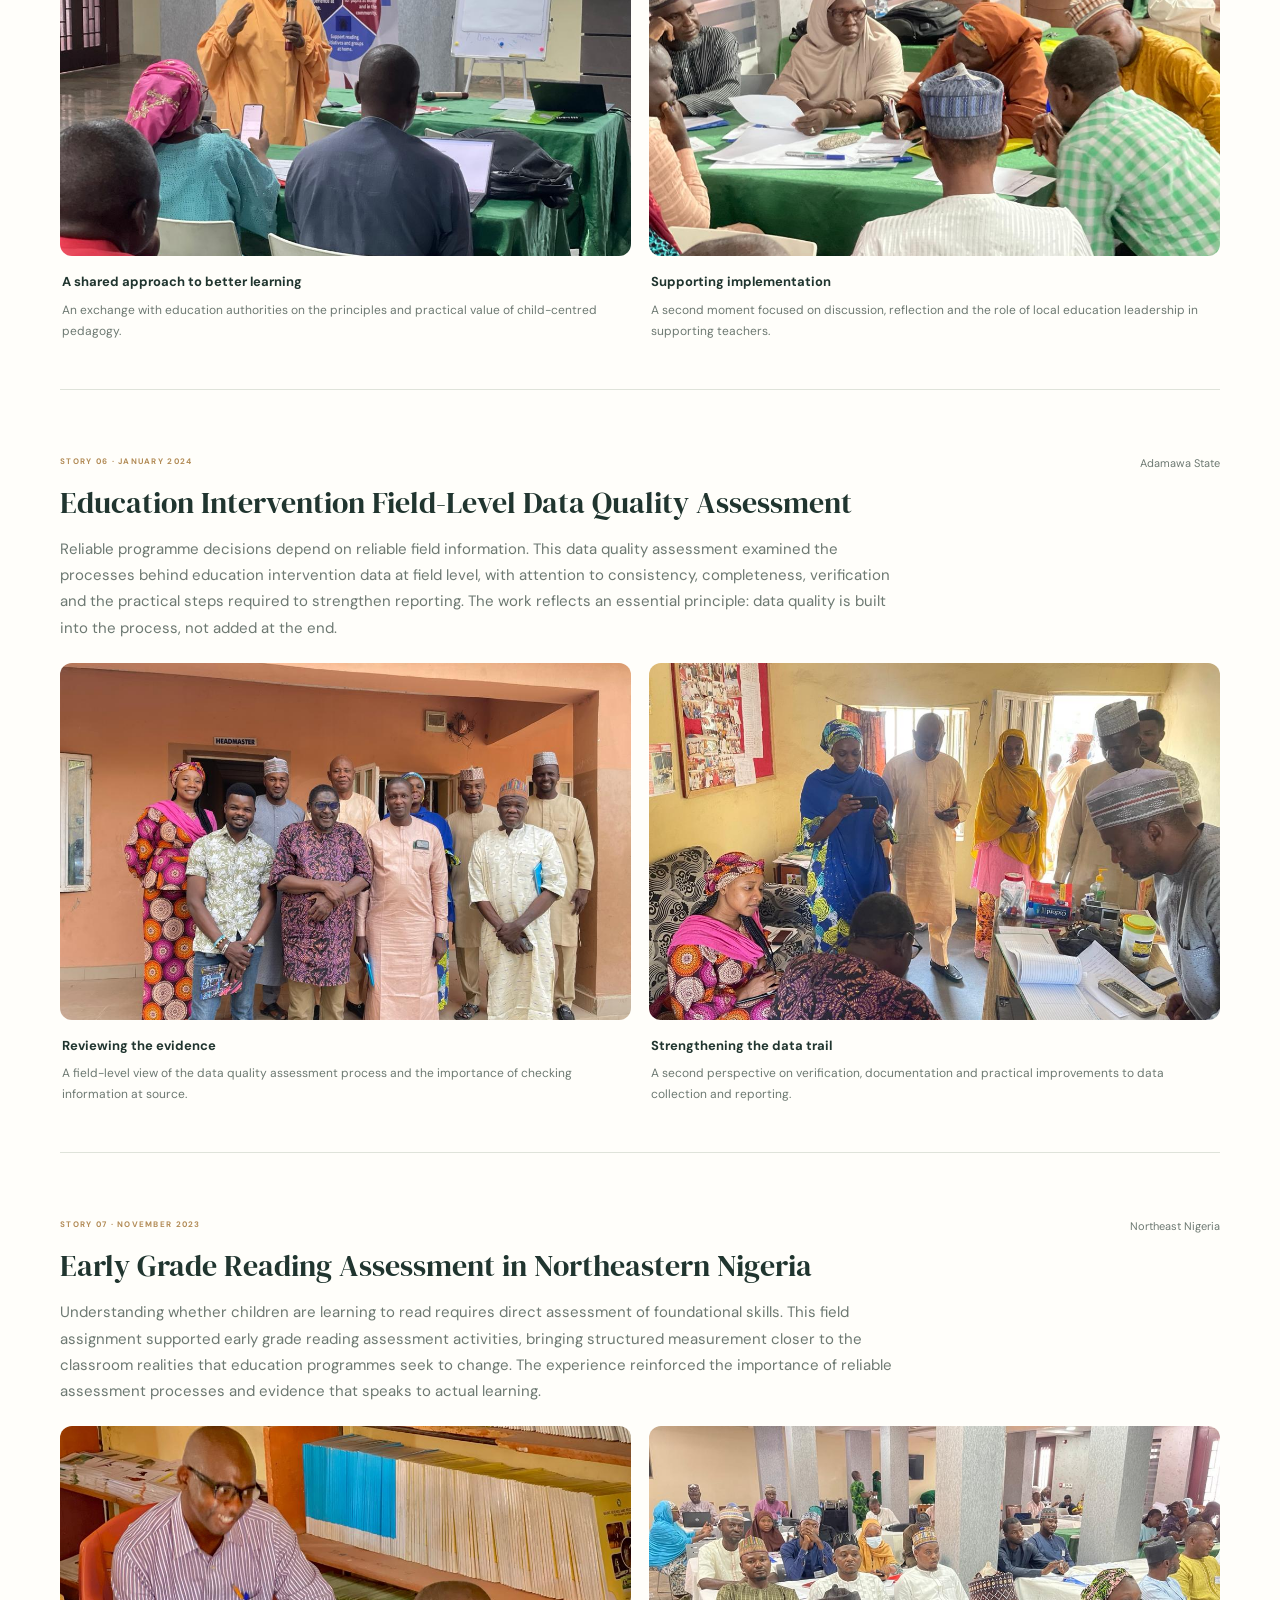
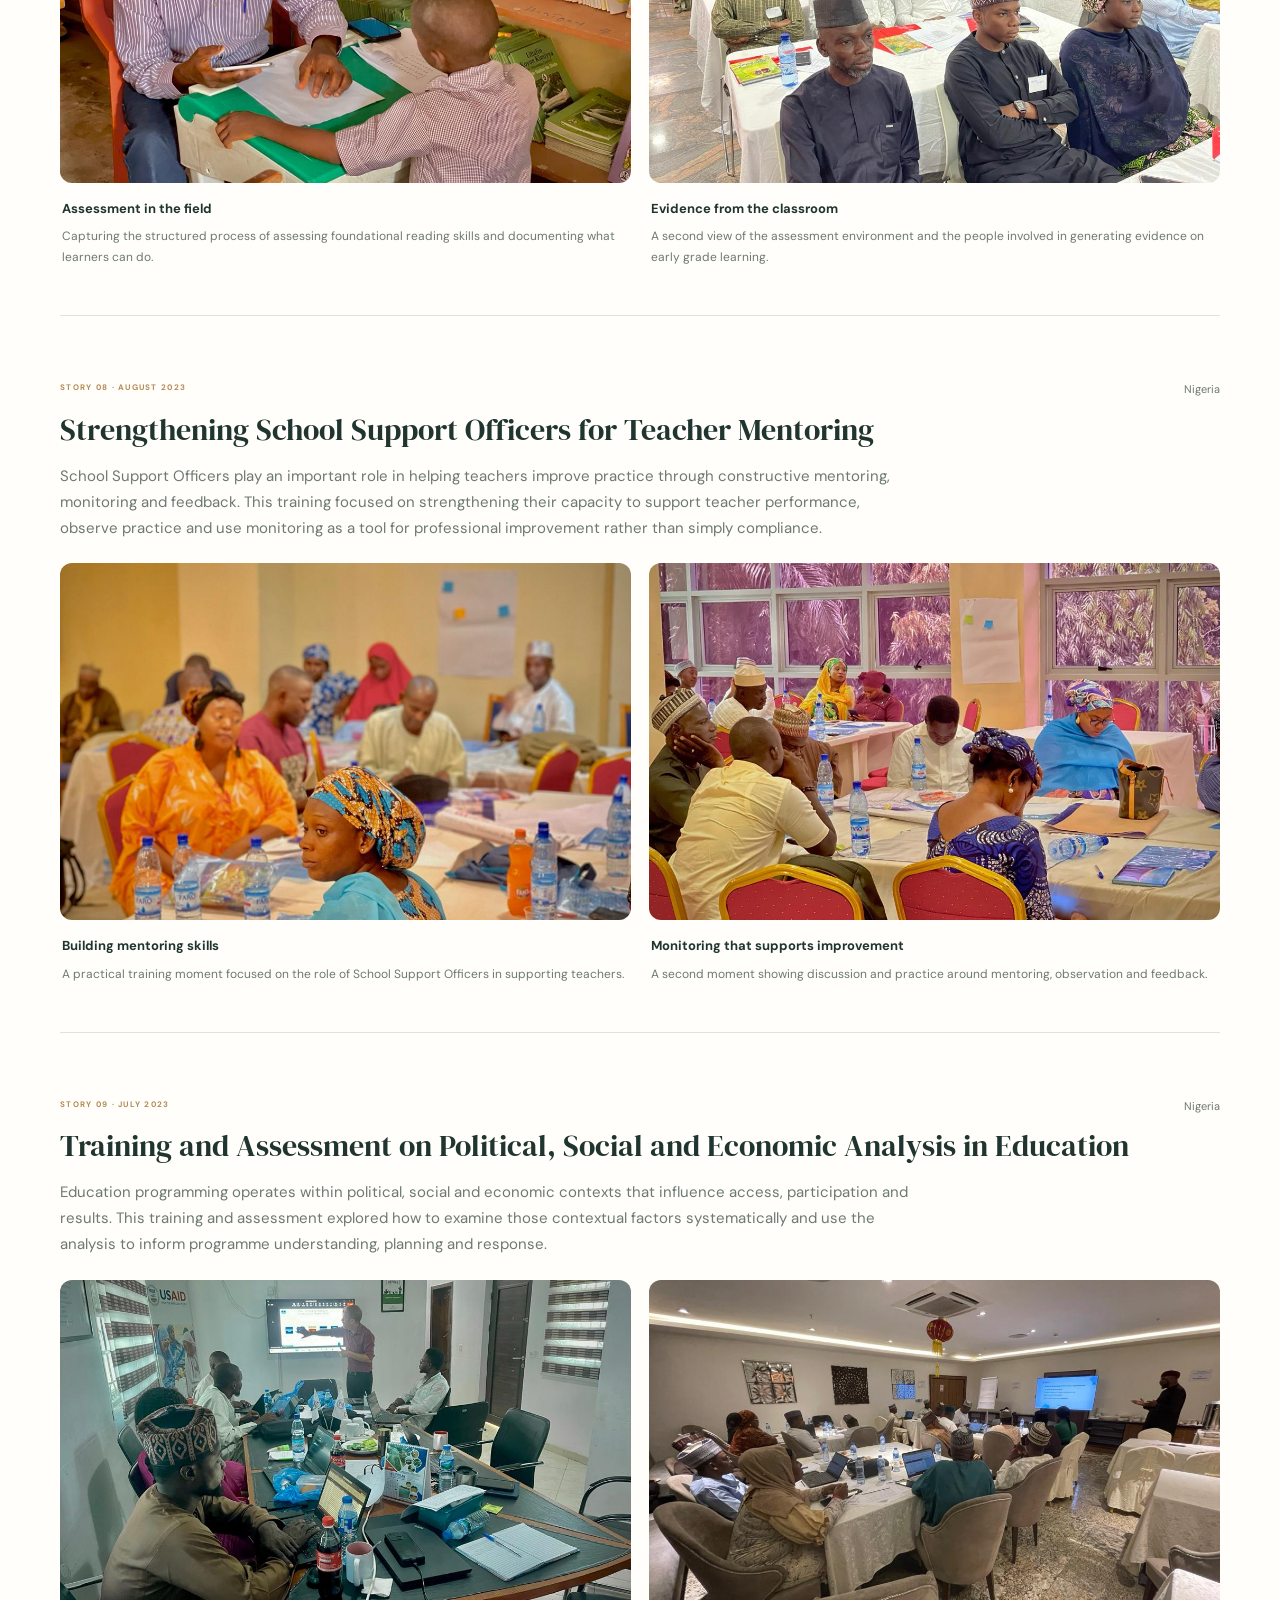
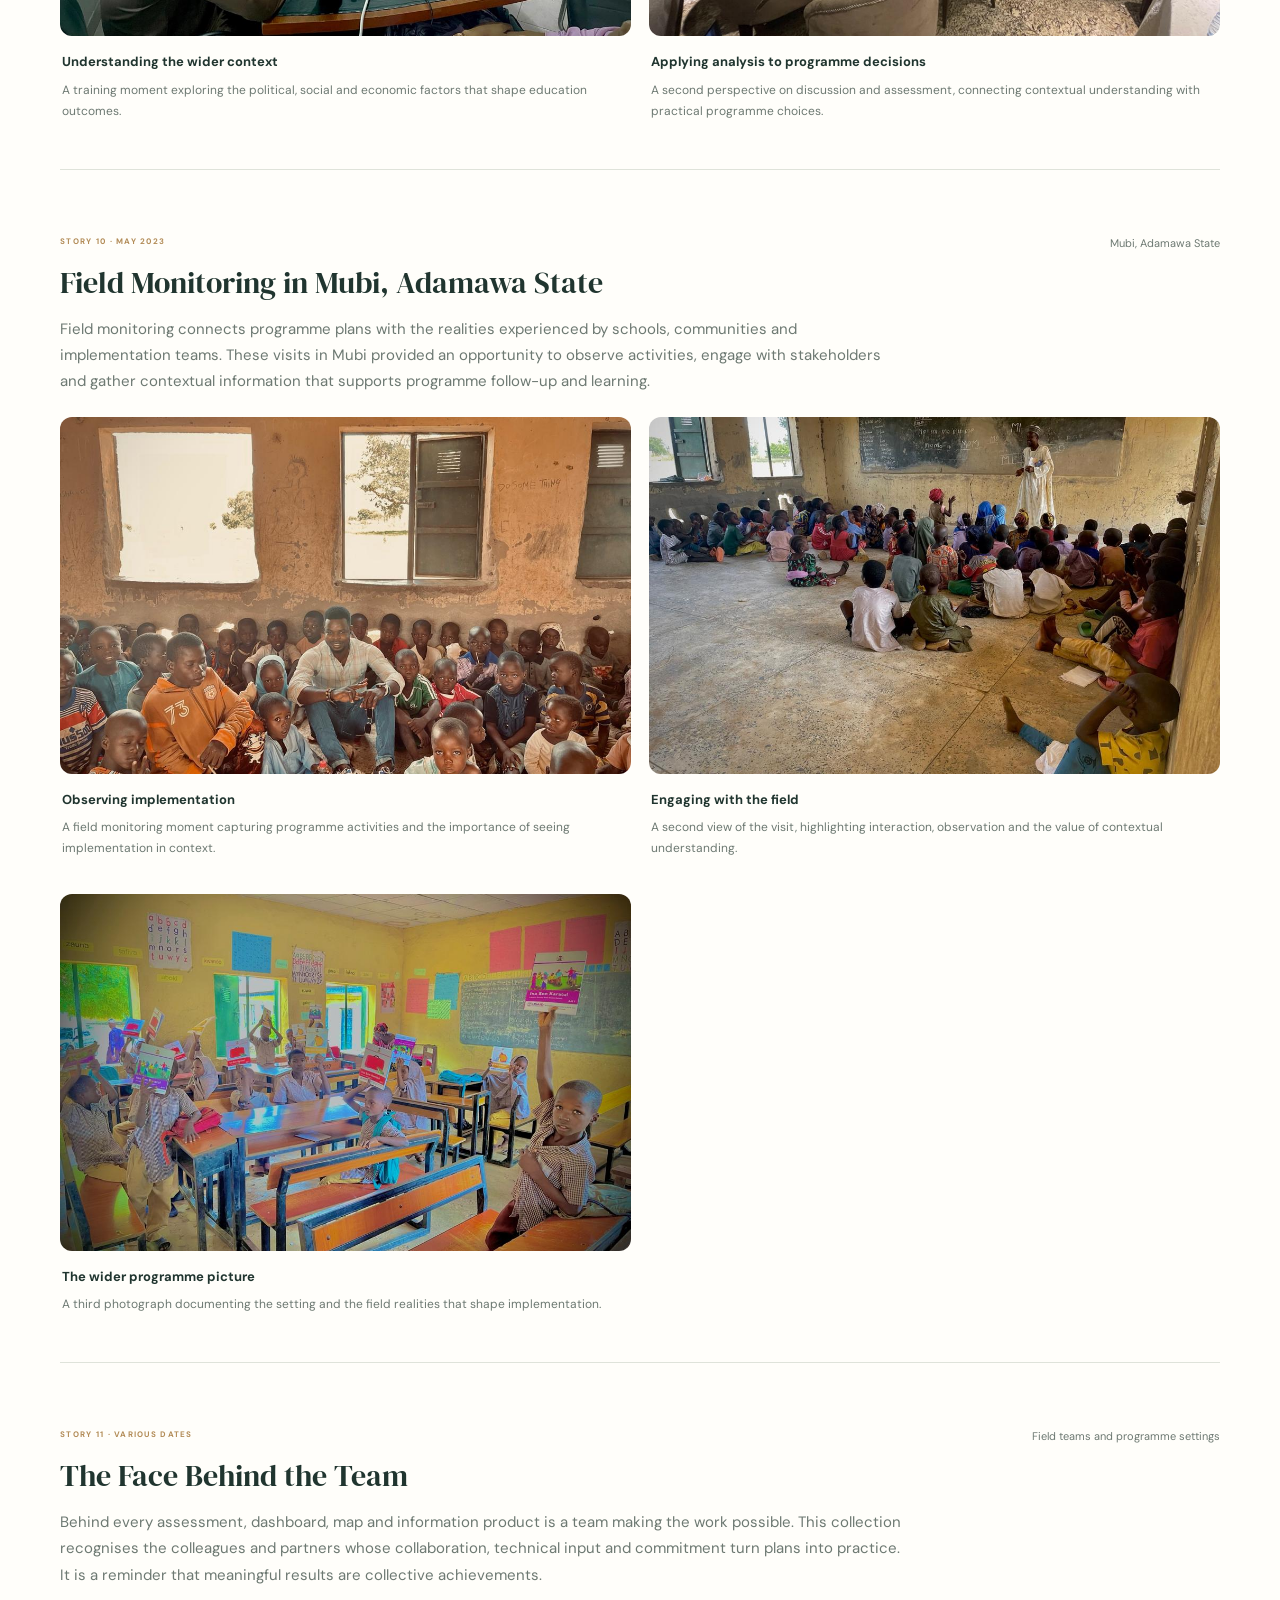
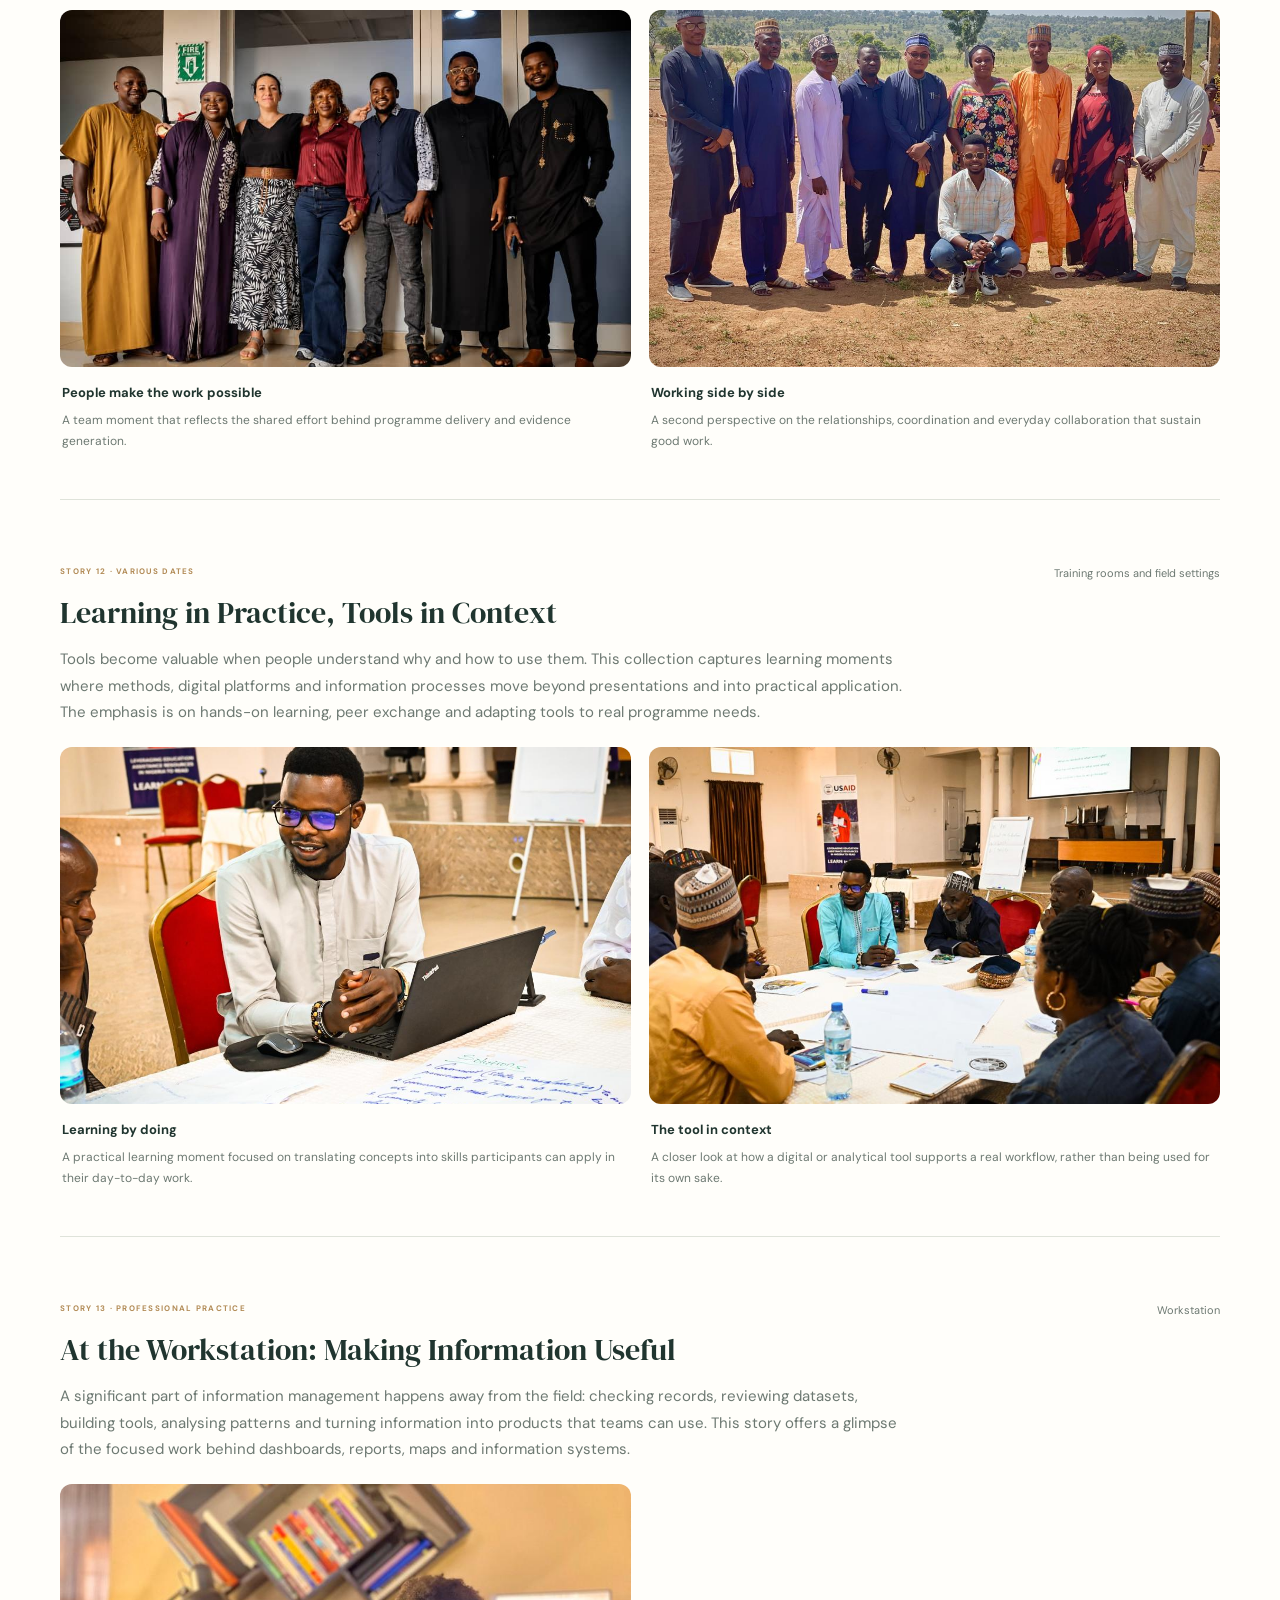
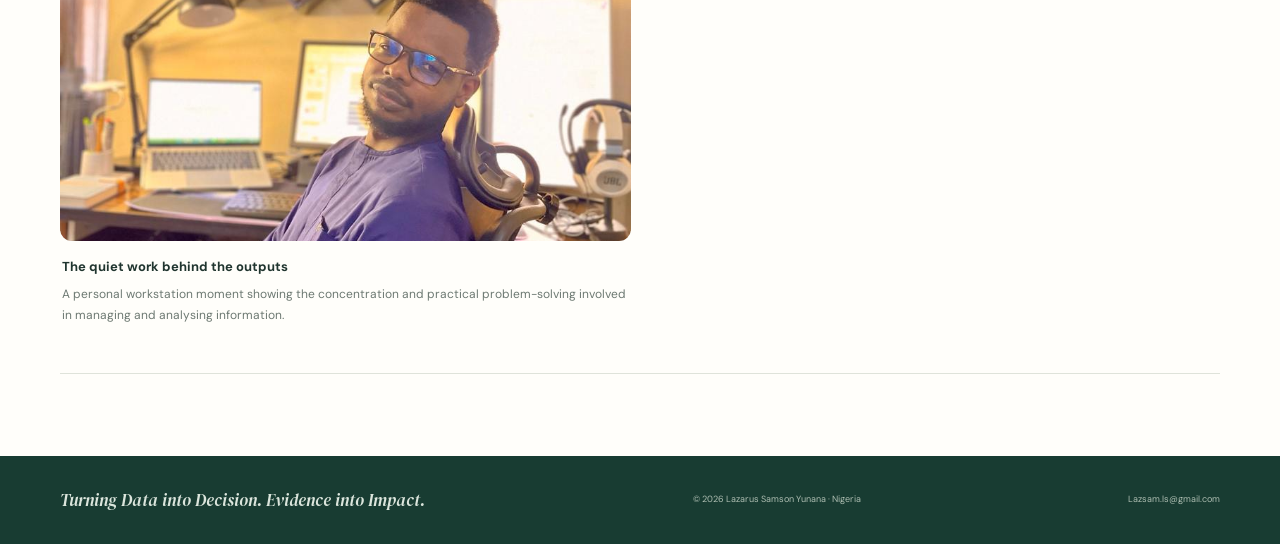
<file: stories.html>
<!doctype html><html lang="en"><head><meta charset="utf-8"><meta name="viewport" content="width=device-width,initial-scale=1"><meta name="description" content="Field stories, training, research, monitoring and professional learning from humanitarian and development practice."><meta name="theme-color" content="#173f35"><title>Photo Stories | Lazarus Samson Yunana</title><link rel="stylesheet" href="style.css"><script defer src="script.js"></script></head><body><header class="site-header"><div class="container nav-wrap"><a class="brand" href="index.html"><span class="brand-mark">LY</span><span class="brand-copy"><strong>Lazarus Yunana</strong><small>Information · MEAL · Data</small></span></a><button class="menu-btn" aria-expanded="false">Menu</button><nav class="nav"><a href="index.html">Home</a><a href="about.html">About</a><a href="experience.html">Experience</a><a href="projects.html">Projects</a><a href="stories.html" aria-current="page">Photo Stories</a><a href="insights.html">Blog</a><a class="nav-cta" href="contact.html">Contact ↗</a></nav></div></header><main><section class="page-hero"><div class="container"><p class="crumb">PHOTO STORIES / PEOPLE & PRACTICE</p><h1>Behind every dataset, <em>there are people.</em></h1><p class="page-lead">Field experiences, training, research and collaboration — told through the people, places and practical work behind the evidence.</p></div></section><section class="section section-white"><div class="container"><div class="section-heading"><div><p class="section-kicker">FIELD NOTES & MOMENTS</p><h2>Sharing the experience.</h2></div><p>Selected moments from training, research, field monitoring and collaborative work across humanitarian and development programmes.</p></div><div class="story-list">
<article class="story-card"><div class="story-card-head"><span class="project-meta">PROFESSIONAL ENGAGEMENT · EDUCATION SECTOR</span><span class="story-location">Education sector coordination</span></div><h3>Advocacy and Systems Engagement for Education Reform</h3><p>Meaningful improvements in education require constructive engagement with government leadership and the institutions responsible for delivering education services. These engagements brought education priorities into discussion with the Commissioner of Education and relevant Education Management and Development Agencies (MDAs), creating space to discuss pathways and a coordinated workplan for strengthening the education system.</p><div class="story-photo-grid"><div class="story-photo-slot"><img class="story-photo" src="images/stories/Advocacy%2001.jpg" alt="Advocacy visit to the Commissioner of Education" loading="lazy" decoding="async"><div class="story-caption"><strong>Advocacy visit to the Commissioner of Education</strong><p>Engaging state education leadership to discuss priorities and advocate for practical action to strengthen the education system.</p></div></div><div class="story-photo-slot"><img class="story-photo" src="images/stories/Advocacy%2002.jpg" alt="Meeting with Education MDAs on pathways and a workplan for the education system" loading="lazy" decoding="async"><div class="story-caption"><strong>Working with Education MDAs on pathways and a shared workplan</strong><p>A wider engagement with education-sector MDAs focused on agreeing pathways, aligning institutional contributions and developing a coordinated workplan for the education system.</p></div></div></div></article>
<article class="story-card"><div class="story-card-head"><span class="project-meta">STORY 01 · OCTOBER 2026</span><span class="story-location">Northwest Nigeria</span></div><h3>Training Protection Partners on Information Mapping and ActivityInfo</h3><p>Building a shared understanding of protection information needs requires more than distributing a catalogue. This practical capacity-strengthening session brought protection organisations together to map information sources, understand the Protection Information Needs Catalogue and strengthen their use of ActivityInfo. The focus was on helping partners connect information requirements with routine collection, reporting and coordination.</p><div class="story-photo-grid"><div class="story-photo-slot"><img class="story-photo" src="images/stories/2026-10-protection-partner-training-01.jpg" alt="protection partner training" loading="lazy" decoding="async"><div class="story-caption"><strong>Partner learning in action</strong><p>Facilitating practical discussion on information sources, reporting responsibilities and how partners can use shared information to support coordination.</p></div></div><div class="story-photo-slot"><img class="story-photo" src="images/stories/2026-10-protection-partner-training-02.jpg" alt="protection partner training" loading="lazy" decoding="async"><div class="story-caption"><strong>ActivityInfo in practice</strong><p>A hands-on moment exploring the platform, form structures and the importance of consistent, quality information.</p></div></div></div></article><article class="story-card"><div class="story-card-head"><span class="project-meta">STORY 02 · JULY 2026</span><span class="story-location">PMAC / PAG</span></div><h3>Designing the Information Landscape for National Protection Analysis</h3><p>A useful national protection analysis begins with a clear picture of the information landscape. This work contributed to shaping an information landscape and data governance framework for national protection analysis under the Protection Monitoring and Analysis Cell and Protection Advocacy Group. It brought attention to information sources, roles, data flows and the governance considerations needed for responsible analysis.</p><div class="story-photo-grid"><div class="story-photo-slot"><img class="story-photo" src="images/stories/2026-07-national-protection-information-landscape-01.jpg" alt="national protection information landscape" loading="lazy" decoding="async"><div class="story-caption"><strong>Mapping the information landscape</strong><p>A look at the process of identifying relevant information sources, actors and analytical needs across the protection information ecosystem.</p></div></div><div class="story-photo-slot"><img class="story-photo" src="images/stories/2026-07-national-protection-information-landscape-02.jpg" alt="national protection information landscape" loading="lazy" decoding="async"><div class="story-caption"><strong>From information to governance</strong><p>The work connected information mapping with practical questions of stewardship, quality, access and responsible use.</p></div></div></div></article><article class="story-card"><div class="story-card-head"><span class="project-meta">STORY 03 · SEPTEMBER 2024</span><span class="story-location">Rural communities, Nigeria</span></div><h3>Working with School Communities to Address Dropout</h3><p>School dropout is rarely explained by one factor, and sustainable responses require listening to the people closest to the challenge. This engagement brought school-based communities together to explore why learners leave school, brainstorm locally relevant solutions and consider how community resources can be mobilised to support retention and participation.</p><div class="story-photo-grid"><div class="story-photo-slot"><img class="story-photo" src="images/stories/2024-09-school-community-dropout-solutions-01.jpg" alt="school community dropout solutions" loading="lazy" decoding="async"><div class="story-caption"><strong>Listening to community perspectives</strong><p>Participants explore the barriers that contribute to learners dropping out and identify the issues that require collective attention.</p></div></div><div class="story-photo-slot"><img class="story-photo" src="images/stories/2024-09-school-community-dropout-solutions-02.jpg" alt="school community dropout solutions" loading="lazy" decoding="async"><div class="story-caption"><strong>Turning discussion into action</strong><p>A collaborative moment focused on practical solutions, local ownership and resource mobilisation.</p></div></div></div></article><article class="story-card"><div class="story-card-head"><span class="project-meta">STORY 04 · JUNE 2024</span><span class="story-location">Nigeria</span></div><h3>Building Research Capacity: Social Network Analysis and ASER</h3><p>Strong research depends on people who understand both the method and its practical application. This training strengthened researchers' familiarity with social network analysis and ASER-related approaches, creating space to work through concepts, tools and assessment practice. The emphasis was on building confidence to collect, interpret and use evidence more effectively.</p><div class="story-photo-grid"><div class="story-photo-slot"><img class="story-photo" src="images/stories/2024-06-researcher-training-sna-aser-01.jpg" alt="researcher training sna aser" loading="lazy" decoding="async"><div class="story-caption"><strong>Working through research methods</strong><p>A training moment focused on developing researchers' understanding of analytical approaches and their application.</p></div></div><div class="story-photo-slot"><img class="story-photo" src="images/stories/2024-06-researcher-training-sna-aser-02.jpg" alt="researcher training sna aser" loading="lazy" decoding="async"><div class="story-caption"><strong>From concepts to field practice</strong><p>Participants engage with the tools and practical considerations that support consistent research and assessment.</p></div></div></div></article><article class="story-card"><div class="story-card-head"><span class="project-meta">STORY 05 · MAY 2024</span><span class="story-location">Nigeria</span></div><h3>Strengthening Local Education Leadership on Child-Centred Pedagogy</h3><p>Improving classroom experience requires education leaders who can recognise and support teaching approaches centred on children's participation and learning. This training engaged Local Government Education Authorities on child-centred pedagogical approaches, with attention to how supportive oversight can help translate principles into classroom practice.</p><div class="story-photo-grid"><div class="story-photo-slot"><img class="story-photo" src="images/stories/2024-05-local-government-child-centred-pedagogy-01.jpg" alt="local government child centred pedagogy" loading="lazy" decoding="async"><div class="story-caption"><strong>A shared approach to better learning</strong><p>An exchange with education authorities on the principles and practical value of child-centred pedagogy.</p></div></div><div class="story-photo-slot"><img class="story-photo" src="images/stories/2024-05-local-government-child-centred-pedagogy-02.jpg" alt="local government child centred pedagogy" loading="lazy" decoding="async"><div class="story-caption"><strong>Supporting implementation</strong><p>A second moment focused on discussion, reflection and the role of local education leadership in supporting teachers.</p></div></div></div></article><article class="story-card"><div class="story-card-head"><span class="project-meta">STORY 06 · JANUARY 2024</span><span class="story-location">Adamawa State</span></div><h3>Education Intervention Field-Level Data Quality Assessment</h3><p>Reliable programme decisions depend on reliable field information. This data quality assessment examined the processes behind education intervention data at field level, with attention to consistency, completeness, verification and the practical steps required to strengthen reporting. The work reflects an essential principle: data quality is built into the process, not added at the end.</p><div class="story-photo-grid"><div class="story-photo-slot"><img class="story-photo" src="images/stories/2024-01-adamawa-education-data-quality-01.jpg" alt="adamawa education data quality" loading="lazy" decoding="async"><div class="story-caption"><strong>Reviewing the evidence</strong><p>A field-level view of the data quality assessment process and the importance of checking information at source.</p></div></div><div class="story-photo-slot"><img class="story-photo" src="images/stories/2024-01-adamawa-education-data-quality-02.jpg" alt="adamawa education data quality" loading="lazy" decoding="async"><div class="story-caption"><strong>Strengthening the data trail</strong><p>A second perspective on verification, documentation and practical improvements to data collection and reporting.</p></div></div></div></article><article class="story-card"><div class="story-card-head"><span class="project-meta">STORY 07 · NOVEMBER 2023</span><span class="story-location">Northeast Nigeria</span></div><h3>Early Grade Reading Assessment in Northeastern Nigeria</h3><p>Understanding whether children are learning to read requires direct assessment of foundational skills. This field assignment supported early grade reading assessment activities, bringing structured measurement closer to the classroom realities that education programmes seek to change. The experience reinforced the importance of reliable assessment processes and evidence that speaks to actual learning.</p><div class="story-photo-grid"><div class="story-photo-slot"><img class="story-photo" src="images/stories/2023-11-early-grade-reading-assessment-01.jpg" alt="early grade reading assessment" loading="lazy" decoding="async"><div class="story-caption"><strong>Assessment in the field</strong><p>Capturing the structured process of assessing foundational reading skills and documenting what learners can do.</p></div></div><div class="story-photo-slot"><img class="story-photo" src="images/stories/2023-11-early-grade-reading-assessment-02.jpg" alt="early grade reading assessment" loading="lazy" decoding="async"><div class="story-caption"><strong>Evidence from the classroom</strong><p>A second view of the assessment environment and the people involved in generating evidence on early grade learning.</p></div></div></div></article><article class="story-card"><div class="story-card-head"><span class="project-meta">STORY 08 · AUGUST 2023</span><span class="story-location">Nigeria</span></div><h3>Strengthening School Support Officers for Teacher Mentoring</h3><p>School Support Officers play an important role in helping teachers improve practice through constructive mentoring, monitoring and feedback. This training focused on strengthening their capacity to support teacher performance, observe practice and use monitoring as a tool for professional improvement rather than simply compliance.</p><div class="story-photo-grid"><div class="story-photo-slot"><img class="story-photo" src="images/stories/2023-08-school-support-officer-training-01.jpg" alt="school support officer training" loading="lazy" decoding="async"><div class="story-caption"><strong>Building mentoring skills</strong><p>A practical training moment focused on the role of School Support Officers in supporting teachers.</p></div></div><div class="story-photo-slot"><img class="story-photo" src="images/stories/2023-08-school-support-officer-training-02.jpg" alt="school support officer training" loading="lazy" decoding="async"><div class="story-caption"><strong>Monitoring that supports improvement</strong><p>A second moment showing discussion and practice around mentoring, observation and feedback.</p></div></div></div></article><article class="story-card"><div class="story-card-head"><span class="project-meta">STORY 09 · JULY 2023</span><span class="story-location">Nigeria</span></div><h3>Training and Assessment on Political, Social and Economic Analysis in Education</h3><p>Education programming operates within political, social and economic contexts that influence access, participation and results. This training and assessment explored how to examine those contextual factors systematically and use the analysis to inform programme understanding, planning and response.</p><div class="story-photo-grid"><div class="story-photo-slot"><img class="story-photo" src="images/stories/2023-07-political-social-economic-analysis-01.jpg" alt="political social economic analysis" loading="lazy" decoding="async"><div class="story-caption"><strong>Understanding the wider context</strong><p>A training moment exploring the political, social and economic factors that shape education outcomes.</p></div></div><div class="story-photo-slot"><img class="story-photo" src="images/stories/2023-07-political-social-economic-analysis-02.jpg" alt="political social economic analysis" loading="lazy" decoding="async"><div class="story-caption"><strong>Applying analysis to programme decisions</strong><p>A second perspective on discussion and assessment, connecting contextual understanding with practical programme choices.</p></div></div></div></article><article class="story-card"><div class="story-card-head"><span class="project-meta">STORY 10 · MAY 2023</span><span class="story-location">Mubi, Adamawa State</span></div><h3>Field Monitoring in Mubi, Adamawa State</h3><p>Field monitoring connects programme plans with the realities experienced by schools, communities and implementation teams. These visits in Mubi provided an opportunity to observe activities, engage with stakeholders and gather contextual information that supports programme follow-up and learning.</p><div class="story-photo-grid"><div class="story-photo-slot"><img class="story-photo" src="images/stories/2023-05-mubi-field-monitoring-01.jpg" alt="mubi field monitoring" loading="lazy" decoding="async"><div class="story-caption"><strong>Observing implementation</strong><p>A field monitoring moment capturing programme activities and the importance of seeing implementation in context.</p></div></div><div class="story-photo-slot"><img class="story-photo" src="images/stories/2023-05-mubi-field-monitoring-02.jpg" alt="mubi field monitoring" loading="lazy" decoding="async"><div class="story-caption"><strong>Engaging with the field</strong><p>A second view of the visit, highlighting interaction, observation and the value of contextual understanding.</p></div></div><div class="story-photo-slot"><img class="story-photo" src="images/stories/2023-05-mubi-field-monitoring-03.jpg" alt="mubi field monitoring" loading="lazy" decoding="async"><div class="story-caption"><strong>The wider programme picture</strong><p>A third photograph documenting the setting and the field realities that shape implementation.</p></div></div></div></article><article class="story-card"><div class="story-card-head"><span class="project-meta">STORY 11 · VARIOUS DATES</span><span class="story-location">Field teams and programme settings</span></div><h3>The Face Behind the Team</h3><p>Behind every assessment, dashboard, map and information product is a team making the work possible. This collection recognises the colleagues and partners whose collaboration, technical input and commitment turn plans into practice. It is a reminder that meaningful results are collective achievements.</p><div class="story-photo-grid"><div class="story-photo-slot"><img class="story-photo" src="images/stories/team-face-behind-work-01.jpg" alt="team face behind work" loading="lazy" decoding="async"><div class="story-caption"><strong>People make the work possible</strong><p>A team moment that reflects the shared effort behind programme delivery and evidence generation.</p></div></div><div class="story-photo-slot"><img class="story-photo" src="images/stories/team-face-behind-work-02.jpg" alt="team face behind work" loading="lazy" decoding="async"><div class="story-caption"><strong>Working side by side</strong><p>A second perspective on the relationships, coordination and everyday collaboration that sustain good work.</p></div></div></div></article><article class="story-card"><div class="story-card-head"><span class="project-meta">STORY 12 · VARIOUS DATES</span><span class="story-location">Training rooms and field settings</span></div><h3>Learning in Practice, Tools in Context</h3><p>Tools become valuable when people understand why and how to use them. This collection captures learning moments where methods, digital platforms and information processes move beyond presentations and into practical application. The emphasis is on hands-on learning, peer exchange and adapting tools to real programme needs.</p><div class="story-photo-grid"><div class="story-photo-slot"><img class="story-photo" src="images/stories/learning-in-practice-tools-context-01.jpg" alt="learning in practice tools context" loading="lazy" decoding="async"><div class="story-caption"><strong>Learning by doing</strong><p>A practical learning moment focused on translating concepts into skills participants can apply in their day-to-day work.</p></div></div><div class="story-photo-slot"><img class="story-photo" src="images/stories/learning-in-practice-tools-context-02.jpg" alt="learning in practice tools context" loading="lazy" decoding="async"><div class="story-caption"><strong>The tool in context</strong><p>A closer look at how a digital or analytical tool supports a real workflow, rather than being used for its own sake.</p></div></div></div></article><article class="story-card"><div class="story-card-head"><span class="project-meta">STORY 13 · PROFESSIONAL PRACTICE</span><span class="story-location">Workstation</span></div><h3>At the Workstation: Making Information Useful</h3><p>A significant part of information management happens away from the field: checking records, reviewing datasets, building tools, analysing patterns and turning information into products that teams can use. This story offers a glimpse of the focused work behind dashboards, reports, maps and information systems.</p><div class="story-photo-grid"><div class="story-photo-slot"><img class="story-photo" src="images/stories/workstation-behind-the-analysis-01.jpg" alt="workstation behind the analysis" loading="lazy" decoding="async"><div class="story-caption"><strong>The quiet work behind the outputs</strong><p>A personal workstation moment showing the concentration and practical problem-solving involved in managing and analysing information.</p></div></div></div></article>
</div></section></main><footer class="site-footer"><div class="container footer-wrap"><p>Turning Data into Decision. Evidence into Impact.</p><small>© <span data-year>2026</span> Lazarus Samson Yunana · Nigeria</small><small><a href="mailto:Lazsam.ls@gmail.com">Lazsam.ls@gmail.com</a></small></div></footer></body></html>
</file>
<file: style.css>
@import url('https://fonts.googleapis.com/css2?family=DM+Sans:wght@400;500;600;700&family=DM+Serif+Display:ital@0;1&display=swap');:root{--paper:#f7f6f1;--white:#fffefa;--ink:#20352f;--green:#173f35;--green2:#285d4f;--sage:#dfe8dc;--sage2:#edf1e9;--muted:#6d7972;--line:#dfe3da;--gold:#b28b56;--serif:'DM Serif Display',Georgia,serif;--sans:'DM Sans',Arial,sans-serif;--max:1160px}*{box-sizing:border-box}html{scroll-behavior:smooth}body{margin:0;background:var(--paper);color:var(--ink);font:15px/1.75 var(--sans)}a{color:inherit;text-decoration:none}img{max-width:100%;display:block}.container{width:min(var(--max),calc(100% - 52px));margin:auto}.site-header{height:78px;background:#f7f6f1f2;border-bottom:1px solid var(--line);position:sticky;top:0;z-index:20;backdrop-filter:blur(12px)}.nav-wrap{height:100%;display:flex;align-items:center;justify-content:space-between;gap:25px}.brand{display:flex;align-items:center;gap:12px}.brand-mark{width:38px;height:38px;border-radius:50%;background:var(--green);color:white;display:grid;place-items:center;font:16px var(--serif)}.brand-copy{display:flex;flex-direction:column;line-height:1.25}.brand-copy strong{font:16px var(--serif)}.brand-copy small{font-size:8px;letter-spacing:.15em;color:var(--muted);text-transform:uppercase;margin-top:4px}.nav{display:flex;align-items:center;gap:25px;font-size:11px;color:#52635b}.nav a{padding:8px 0;border-bottom:1px solid transparent}.nav a:hover,.nav a[aria-current=page]{color:var(--green);border-color:var(--gold)}.nav .nav-cta{background:var(--green);color:white;padding:10px 17px;border:0;border-radius:3px}.menu-btn{display:none;background:none;border:1px solid var(--line);padding:9px 11px;color:var(--green)}.hero{padding:82px 0 60px}.hero-grid{display:grid;grid-template-columns:1.15fr .85fr;gap:75px;align-items:center}.eyebrow,.section-kicker,.crumb{font-size:9px;font-weight:700;letter-spacing:.18em;text-transform:uppercase;color:var(--green2);margin:0 0 20px}.hero h1,.page-hero h1{font:clamp(48px,6vw,78px)/1.02 var(--serif);letter-spacing:-.035em;color:var(--green);margin:0}.hero h1 em,.page-hero h1 em{color:#628274;font-weight:400}.hero-lead{font-size:17px;max-width:650px;color:#53635b;margin:25px 0 12px}.hero-tagline{font:22px/1.4 var(--serif);color:var(--green2);margin:25px 0 0}.hero-actions{display:flex;gap:12px;flex-wrap:wrap;margin-top:30px}.btn{display:inline-flex;align-items:center;gap:18px;padding:12px 17px;border:1px solid var(--green);font-size:11px;font-weight:700;border-radius:3px;transition:.2s}.btn-primary{background:var(--green);color:white}.btn:hover{transform:translateY(-2px);box-shadow:0 8px 20px #183c2d18}.portrait-wrap{position:relative;max-width:390px;margin:auto}.portrait-wrap:before{content:'';position:absolute;inset:18px -18px -18px 18px;background:var(--sage)}.portrait{position:relative;width:100%;aspect-ratio:4/5;object-fit:cover;object-position:center 30%;background:#e8e8df}.portrait-note{position:absolute;bottom:20px;left:-32px;background:var(--green);color:white;padding:14px 17px;font:14px var(--serif);max-width:190px}.hero-foot{display:flex;gap:25px;flex-wrap:wrap;border-top:1px solid var(--line);margin-top:65px;padding-top:18px;color:var(--muted);font-size:10px}.hero-foot strong{color:var(--green);letter-spacing:.12em;font-size:9px}.section{padding:82px 0}.section-white{background:var(--white)}.section-sage{background:var(--sage2)}.section-dark{background:var(--green);color:white}.section-heading{display:flex;justify-content:space-between;align-items:end;gap:45px;margin-bottom:36px}.section-heading h2,.section-title{font:clamp(35px,4vw,52px)/1.12 var(--serif);color:var(--green);margin:0;letter-spacing:-.025em}.section-dark .section-heading h2{color:white}.section-heading>p{max-width:420px;color:var(--muted);font-size:13px;margin:0}.section-dark .section-heading>p{color:#c2d0c8}.intro-grid{display:grid;grid-template-columns:.75fr 1.25fr;gap:90px}.intro-copy p{margin:0 0 17px;color:#58665f;font-size:14px}.intro-copy .lead{font:23px/1.45 var(--serif);color:var(--green)}.text-link{display:inline-flex;gap:10px;align-items:center;border-bottom:1px solid #aab8ae;padding-bottom:4px;font-size:11px;font-weight:700;color:var(--green);margin-top:12px}.cards{display:grid;grid-template-columns:repeat(3,1fr);gap:18px}.card{background:var(--white);border:1px solid var(--line);padding:25px;min-height:205px}.card-num{font:italic 22px var(--serif);color:#8ba194}.card h3{font:23px/1.2 var(--serif);margin:16px 0 9px;color:var(--green)}.card p{font-size:12px;color:var(--muted);margin:0}.project-grid{display:grid;grid-template-columns:repeat(2,1fr);gap:22px}.project-card{background:var(--white);border:1px solid var(--line);overflow:hidden}.project-art{height:210px;background:var(--green);position:relative;overflow:hidden;display:grid;place-items:center;color:#e5eee5}.project-art:before{content:'';position:absolute;inset:0;background-image:linear-gradient(#ffffff12 1px,transparent 1px),linear-gradient(90deg,#ffffff12 1px,transparent 1px);background-size:30px 30px}.art-words{position:relative;text-align:center;font:italic 29px/1.2 var(--serif);z-index:1}.art-words small{display:block;font:8px var(--sans);letter-spacing:.2em;text-transform:uppercase;margin-bottom:14px;color:#c4d4c9}.art-sage{background:#dfe8dc;color:var(--green)}.art-sage:before{background-image:linear-gradient(#214b3b16 1px,transparent 1px),linear-gradient(90deg,#214b3b16 1px,transparent 1px)}.project-body{padding:23px}.project-meta{font-size:8px;letter-spacing:.16em;color:var(--gold);font-weight:700;text-transform:uppercase}.project-body h3{font:26px/1.15 var(--serif);margin:10px 0;color:var(--green)}.project-body p{font-size:12px;color:var(--muted);margin:0 0 14px}.project-tools,.timeline-tags{display:flex;flex-wrap:wrap;gap:7px;margin-top:15px}.project-tools span,.timeline-tags span{font-size:9px;padding:5px 9px;background:var(--sage2);color:#50665a;border-radius:20px}.page-hero{padding:75px 0 43px;border-bottom:1px solid var(--line)}.page-hero h1{font-size:clamp(43px,5vw,66px);max-width:850px}.page-lead{max-width:720px;color:#68766e;font-size:14px;margin:20px 0 0}.timeline{max-width:930px;margin:auto}.timeline-item{display:grid;grid-template-columns:150px 1fr;gap:35px;padding:26px 0;border-bottom:1px solid var(--line)}.timeline-date{font-size:10px;color:var(--gold);letter-spacing:.08em;font-weight:700}.timeline-item h3{font:25px/1.2 var(--serif);color:var(--green);margin:0 0 5px}.timeline-item h4{font-size:11px;color:#68776e;margin:0 0 12px}.timeline-item p{font-size:12px;color:var(--muted);margin:0;max-width:720px}.split{display:grid;grid-template-columns:1fr 1fr;gap:55px;align-items:start}.detail-list{list-style:none;padding:0;margin:0}.detail-list li{padding:14px 0;border-bottom:1px solid var(--line);font-size:13px;color:#58665f}.detail-list strong{display:block;color:var(--green);font-size:14px}.affiliation{padding:18px 0;border-bottom:1px solid var(--line)}.affiliation strong{display:block;font:20px var(--serif);color:var(--green)}.affiliation span{font-size:11px;color:var(--muted)}.embed-grid{display:grid;grid-template-columns:1fr 1fr;gap:20px}.embed-card{border:1px solid var(--line);background:var(--white);padding:18px}.embed-card h3{font:23px var(--serif);margin:4px 0 14px;color:var(--green)}.embed-card iframe{width:100%;height:390px;border:0;background:#eef1eb}.embed-note{font-size:10px;color:var(--muted);margin-top:12px}.story-placeholder{border:1px dashed #b8c5b9;background:#f3f5ef;padding:38px;text-align:center;color:var(--muted)}.story-placeholder strong{display:block;font:25px var(--serif);color:var(--green);margin-bottom:8px}.contact-grid{display:grid;grid-template-columns:1fr 1fr;gap:65px}.contact-method{padding:17px 0;border-bottom:1px solid var(--line);display:flex;justify-content:space-between;gap:15px}.contact-method small{display:block;color:var(--gold);font-size:8px;letter-spacing:.16em;font-weight:700}.contact-method strong{font-size:14px;color:var(--green)}.quote-band{background:var(--sage);padding:32px 38px;font:italic 28px/1.35 var(--serif);color:var(--green)}.site-footer{background:#183c32;color:#dbe5dc;padding:32px 0}.footer-wrap{display:flex;justify-content:space-between;align-items:center;gap:20px;flex-wrap:wrap}.footer-wrap p{font:italic 17px var(--serif);margin:0}.footer-wrap small{font-size:9px;color:#aebeb2}@media(max-width:900px){.nav{gap:13px}.hero-grid{gap:40px}.cards{grid-template-columns:repeat(2,1fr)}}@media(max-width:700px){.container{width:min(100% - 34px,var(--max))}.site-header{height:68px}.brand-copy strong{font-size:14px}.brand-copy small{font-size:7px}.menu-btn{display:block}.nav{display:none;position:absolute;top:67px;left:0;right:0;background:var(--paper);padding:16px 22px 22px;border-bottom:1px solid var(--line);flex-direction:column;align-items:stretch;gap:4px}.nav.open{display:flex}.nav a{padding:10px}.nav .nav-cta{text-align:center;margin-top:8px}.hero{padding:53px 0 35px}.hero-grid{grid-template-columns:1fr;gap:40px}.hero h1{font-size:48px}.hero-lead{font-size:15px}.portrait-wrap{max-width:290px}.portrait-note{left:-12px}.hero-foot{margin-top:45px;gap:13px}.section{padding:58px 0}.section-heading,.intro-grid,.split,.contact-grid{display:grid;grid-template-columns:1fr;gap:20px}.section-heading h2,.section-title{font-size:39px}.cards,.project-grid,.embed-grid{grid-template-columns:1fr}.timeline-item{grid-template-columns:1fr;gap:7px;padding:22px 0}.timeline-item h3{font-size:23px}.embed-card iframe{height:330px}.page-hero{padding:52px 0 35px}.page-hero h1{font-size:46px}.quote-band{padding:25px;font-size:24px}.footer-wrap{align-items:flex-start;flex-direction:column}.project-art{height:180px}}
/* Donor and affiliation detail */
.donor-line{font-size:12px;color:var(--muted);margin:8px 0 12px}.donor-line strong{color:var(--green)}
.story-list{display:grid;gap:34px}.story-card{padding:30px 0;border-bottom:1px solid var(--line)}.story-card h3{font:30px/1.2 var(--serif);margin:12px 0}.story-card>p{max-width:850px;color:var(--muted)}.story-card-head{display:flex;justify-content:space-between;gap:16px;flex-wrap:wrap}.story-location{font-size:11px;color:var(--muted)}.story-photo-grid{display:grid;grid-template-columns:repeat(2,minmax(0,1fr));gap:18px;margin-top:22px}.story-photo-slot{min-width:0}.story-photo{display:block;width:100%;aspect-ratio:16/10;object-fit:cover;border-radius:12px;background:#e9eee8}.photo-placeholder{aspect-ratio:16/10;background:linear-gradient(135deg,#e4eadf,#f4f2e9);border:1px dashed #9aaa9d;border-radius:5px;display:flex;flex-direction:column;align-items:center;justify-content:center;text-align:center;padding:15px;color:var(--green)}.photo-placeholder span{font:italic 24px var(--serif)}.photo-placeholder small{font-size:10px;margin-top:8px;color:var(--muted);overflow-wrap:anywhere}.story-caption{padding:12px 2px}.story-caption strong{font-size:13px}.story-caption p{font-size:12px;color:var(--muted);margin:5px 0}.article-byline{font-size:12px;color:var(--muted);margin-top:20px}.article-layout{display:grid;grid-template-columns:minmax(0,760px) 220px;gap:65px;align-items:start}.article-body{max-width:760px}.article-body h2{font:32px/1.2 var(--serif);margin:42px 0 12px;color:var(--green)}.article-body h3{font-size:16px;margin:25px 0 6px}.article-body p,.article-body li{font-size:15px;line-height:1.85}.article-body li{margin:7px 0}.article-note{background:var(--sage2);padding:20px;margin:28px 0;font-size:12px;line-height:1.7}.article-actions{display:flex;gap:12px;flex-wrap:wrap;margin:28px 0}.article-aside{position:sticky;top:100px;border-left:1px solid var(--line);padding-left:20px}.article-aside>a{display:block;font-size:12px;color:var(--muted);margin:12px 0}.comments-panel{border-top:1px solid var(--line);padding-top:28px;margin-top:45px}.comments-panel h2{margin-top:8px}.comments-panel p{font-size:13px;color:var(--muted)}.btn-outline{background:transparent;color:var(--green);border:1px solid var(--green)}
@media(max-width:760px){.story-photo-grid{grid-template-columns:1fr}.article-layout{grid-template-columns:1fr}.article-aside{position:static;border-left:0;border-top:1px solid var(--line);padding:20px 0 0}.story-card h3{font-size:25px}}

.project-context{margin:14px 0 18px;padding:14px 16px;background:var(--sage2);border-left:3px solid var(--gold);display:flex;flex-direction:column;gap:4px}.project-context strong{font-size:12px;color:var(--green)}.project-context span{font-size:11px;color:var(--muted)}

/* Blog archive and article reading experience */
.blog-tools{display:grid;grid-template-columns:1fr 230px;gap:14px;padding:18px;background:var(--sage2);border:1px solid var(--line);border-radius:4px;margin:24px 0 12px}.blog-tools label{display:block;font-size:10px;letter-spacing:.1em;text-transform:uppercase;color:var(--muted);margin-bottom:7px}.blog-tools input,.blog-tools select{width:100%;height:43px;padding:0 12px;border:1px solid #cbd3c9;background:var(--white);font:13px var(--sans);color:var(--ink);border-radius:2px}.blog-count{font-size:11px;color:var(--muted);margin:12px 0 16px}.blog-card[hidden]{display:none}.article-meta{display:flex;justify-content:space-between;gap:10px;border-top:1px solid var(--line);padding-top:12px;margin:16px 0 12px;color:var(--muted);font-size:10px}.blog-footnote{font-size:11px;color:var(--muted);margin-top:22px}.article-byline{font-size:12px;color:var(--muted);margin-top:18px}.article-layout{display:grid;grid-template-columns:minmax(0,760px) 190px;gap:58px;align-items:start}.article-aside{position:sticky;top:105px;border-left:1px solid var(--line);padding-left:18px;display:flex;flex-direction:column;gap:10px;font-size:11px;color:var(--muted)}.article-aside a:hover,.related-articles a:hover{color:var(--green2);text-decoration:underline}.article-actions{display:flex;gap:10px;flex-wrap:wrap;margin:28px 0}.related-articles{border-top:1px solid var(--line);border-bottom:1px solid var(--line);padding:22px 0;margin:28px 0}.related-articles h2{font-size:22px;margin:5px 0 14px}.related-articles a{display:block;padding:12px 0;border-top:1px solid var(--line);font:17px var(--serif)}.comments-panel{background:var(--sage2);padding:24px;margin:28px 0}.comments-panel h2{font:26px var(--serif);margin:4px 0 8px}.comments-panel p{font-size:13px}.comments-panel .comment-setup{font-size:11px;color:var(--muted);border-top:1px solid var(--line);padding-top:12px;margin-top:18px}.giscus-placeholder{background:var(--white);border:1px dashed #b8c4b8;padding:18px;margin-top:16px;font-size:12px;color:var(--muted)}.article-note{background:#f5f1e8;padding:15px 18px;border-left:3px solid var(--gold);font-size:12px;margin:24px 0}.article-body h2{scroll-margin-top:100px}.article-body h3{scroll-margin-top:100px}
@media(max-width:760px){.blog-tools{grid-template-columns:1fr}.article-layout{grid-template-columns:1fr;gap:20px}.article-aside{position:static;order:-1;display:flex;flex-direction:row;flex-wrap:wrap;border-left:0;border-bottom:1px solid var(--line);padding:0 0 12px}.article-aside .section-kicker{width:100%}.article-meta{flex-direction:column;gap:3px}}
</file>
